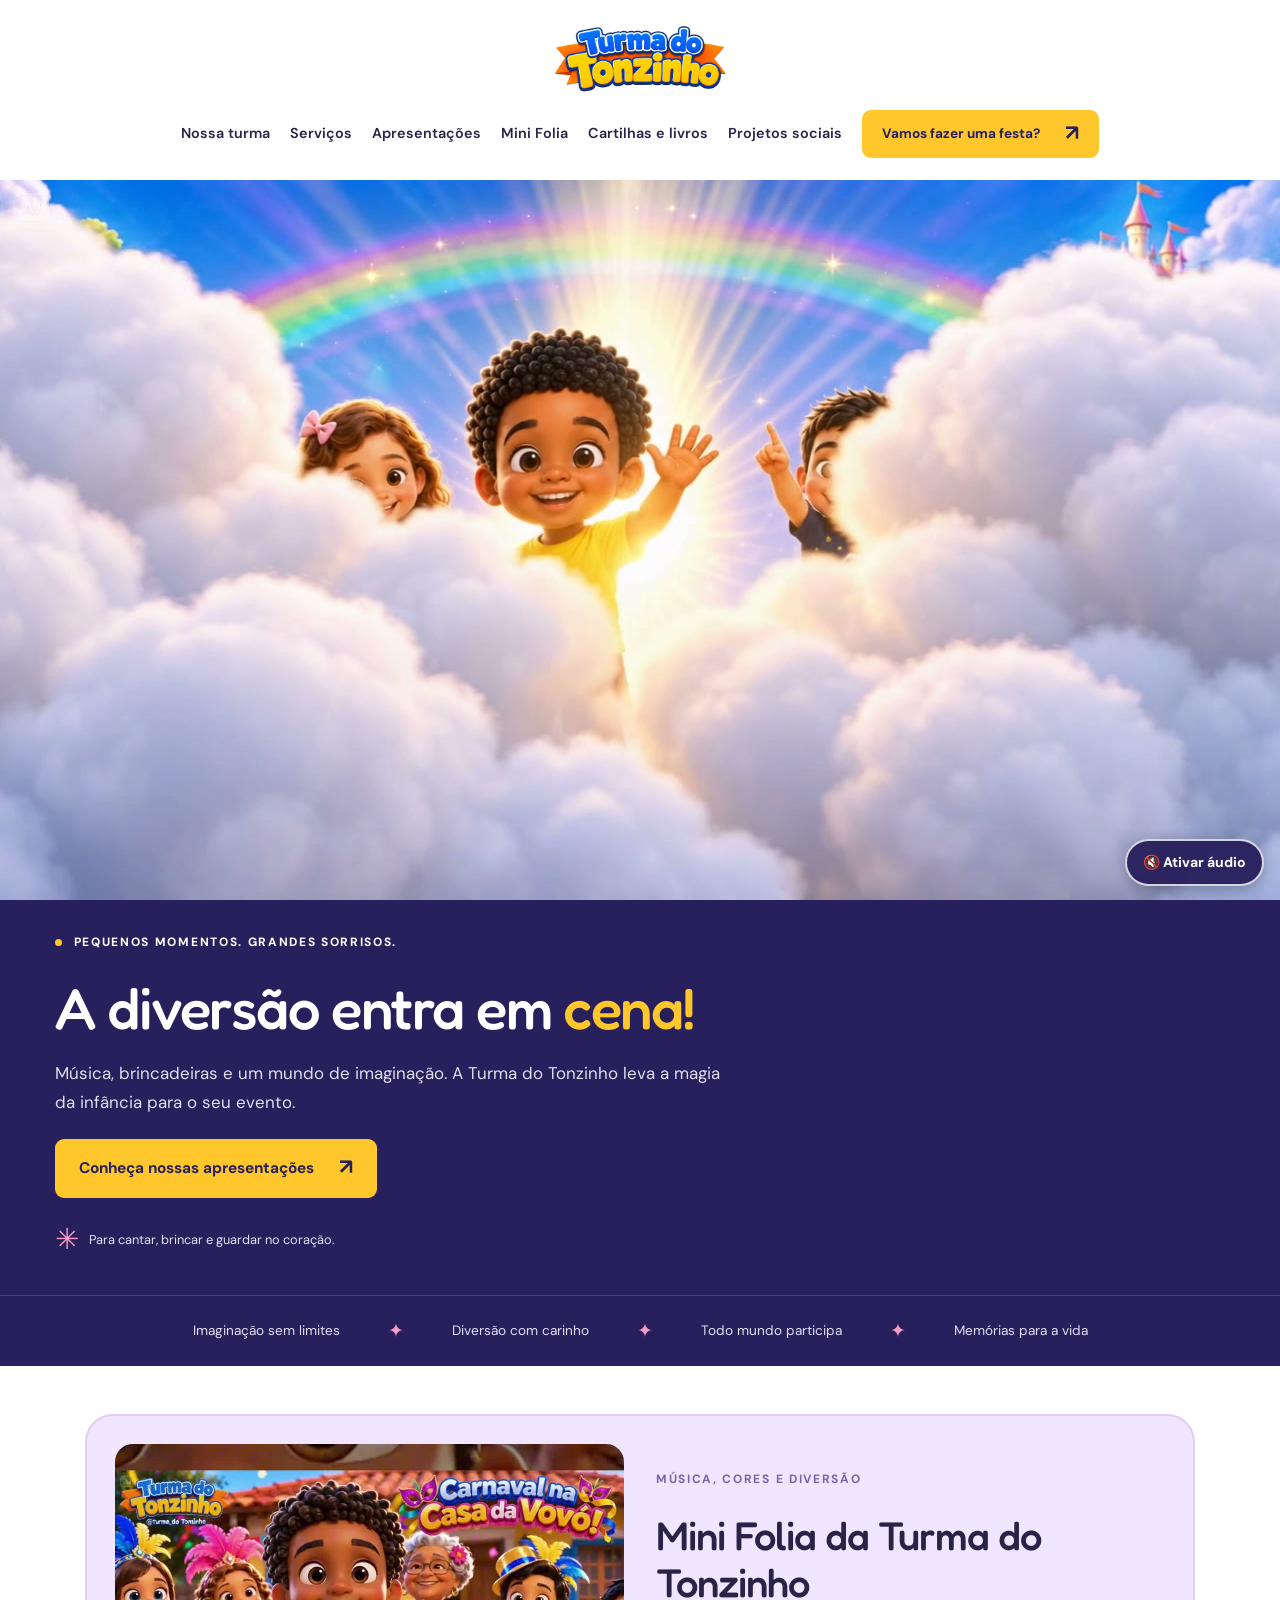
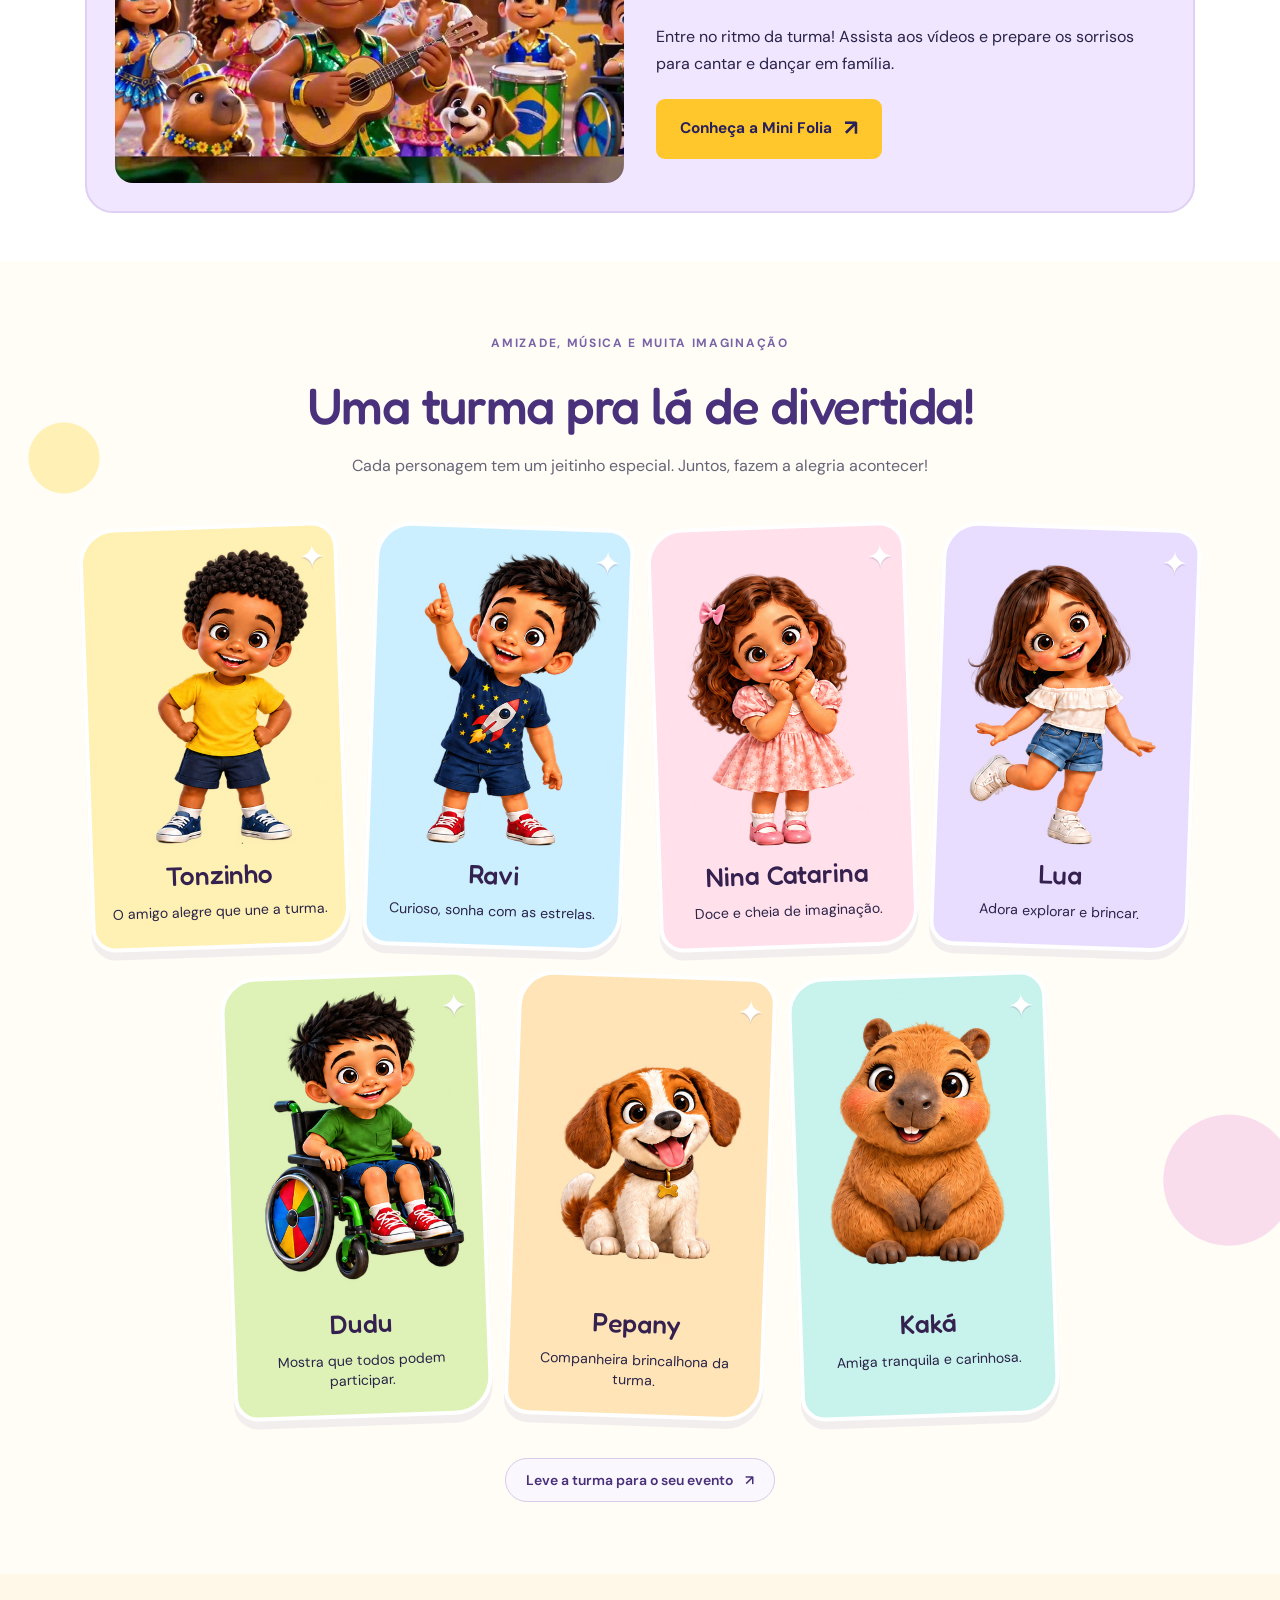
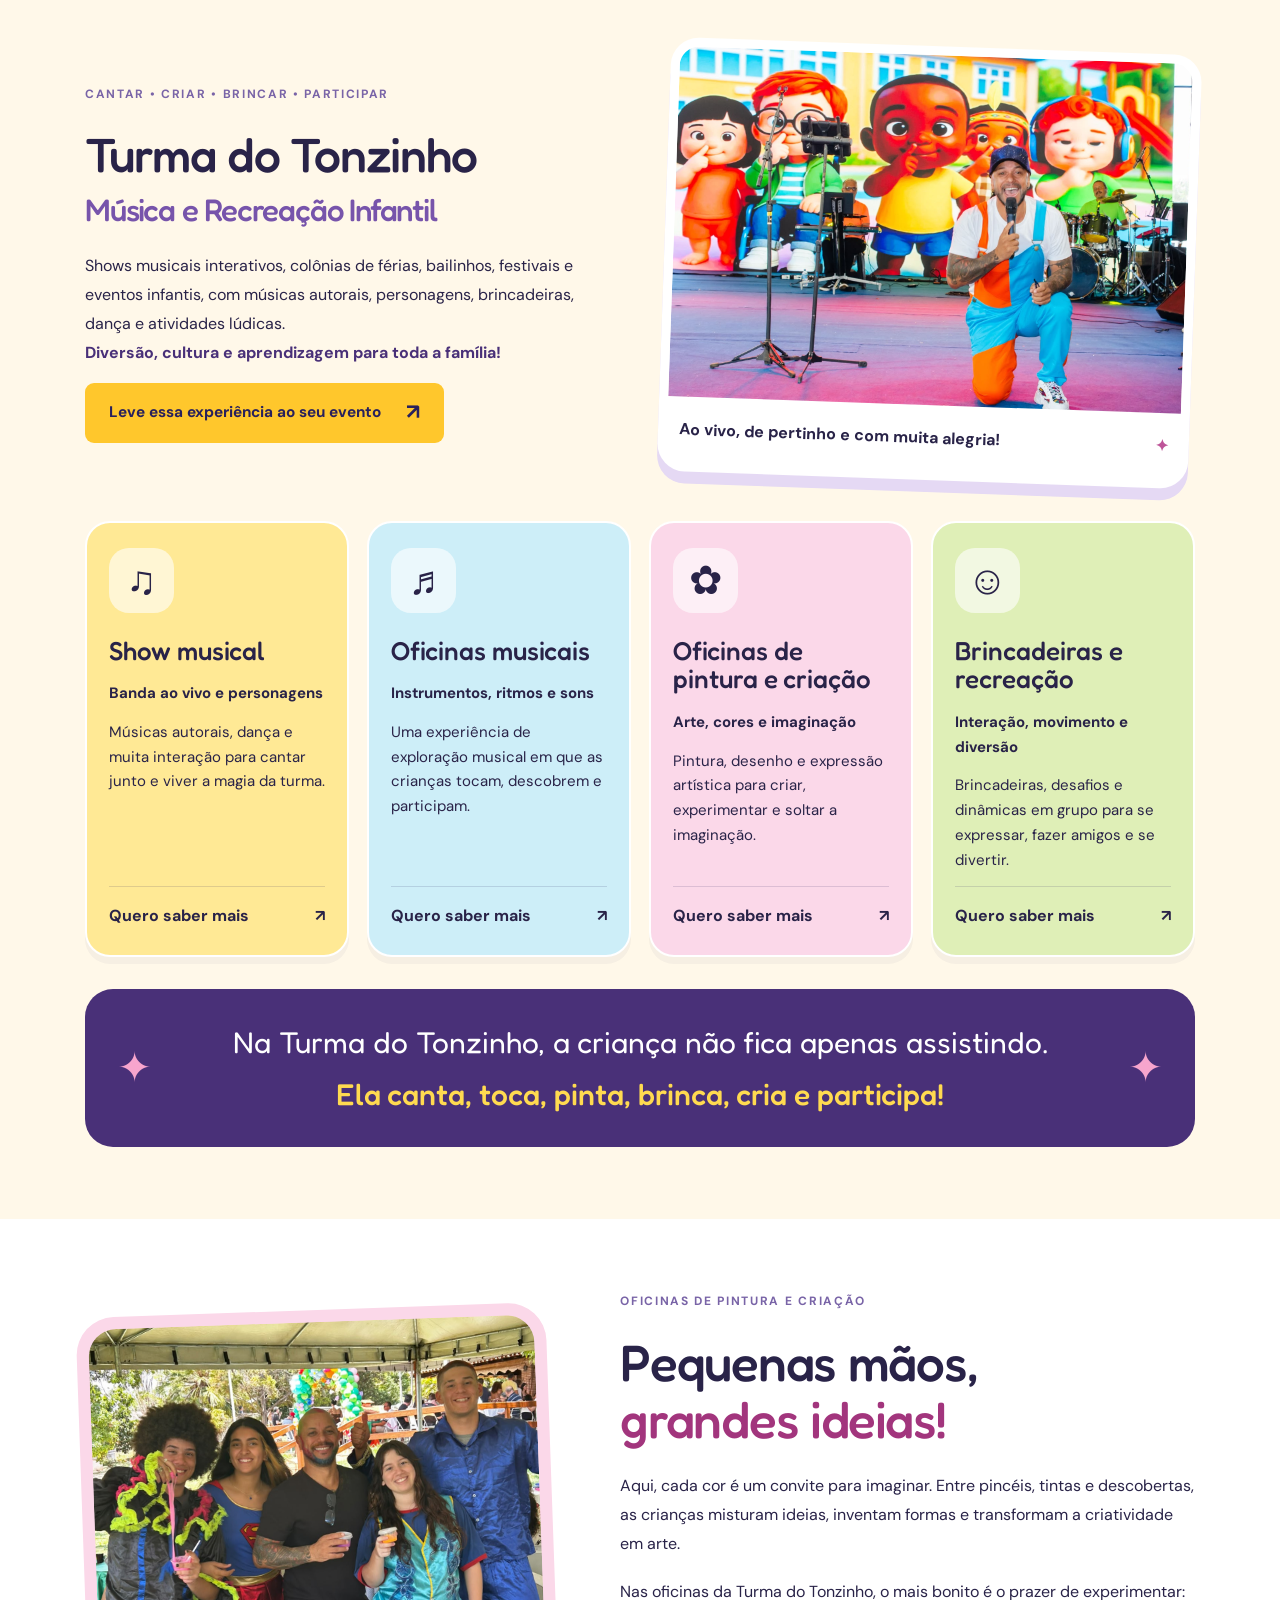
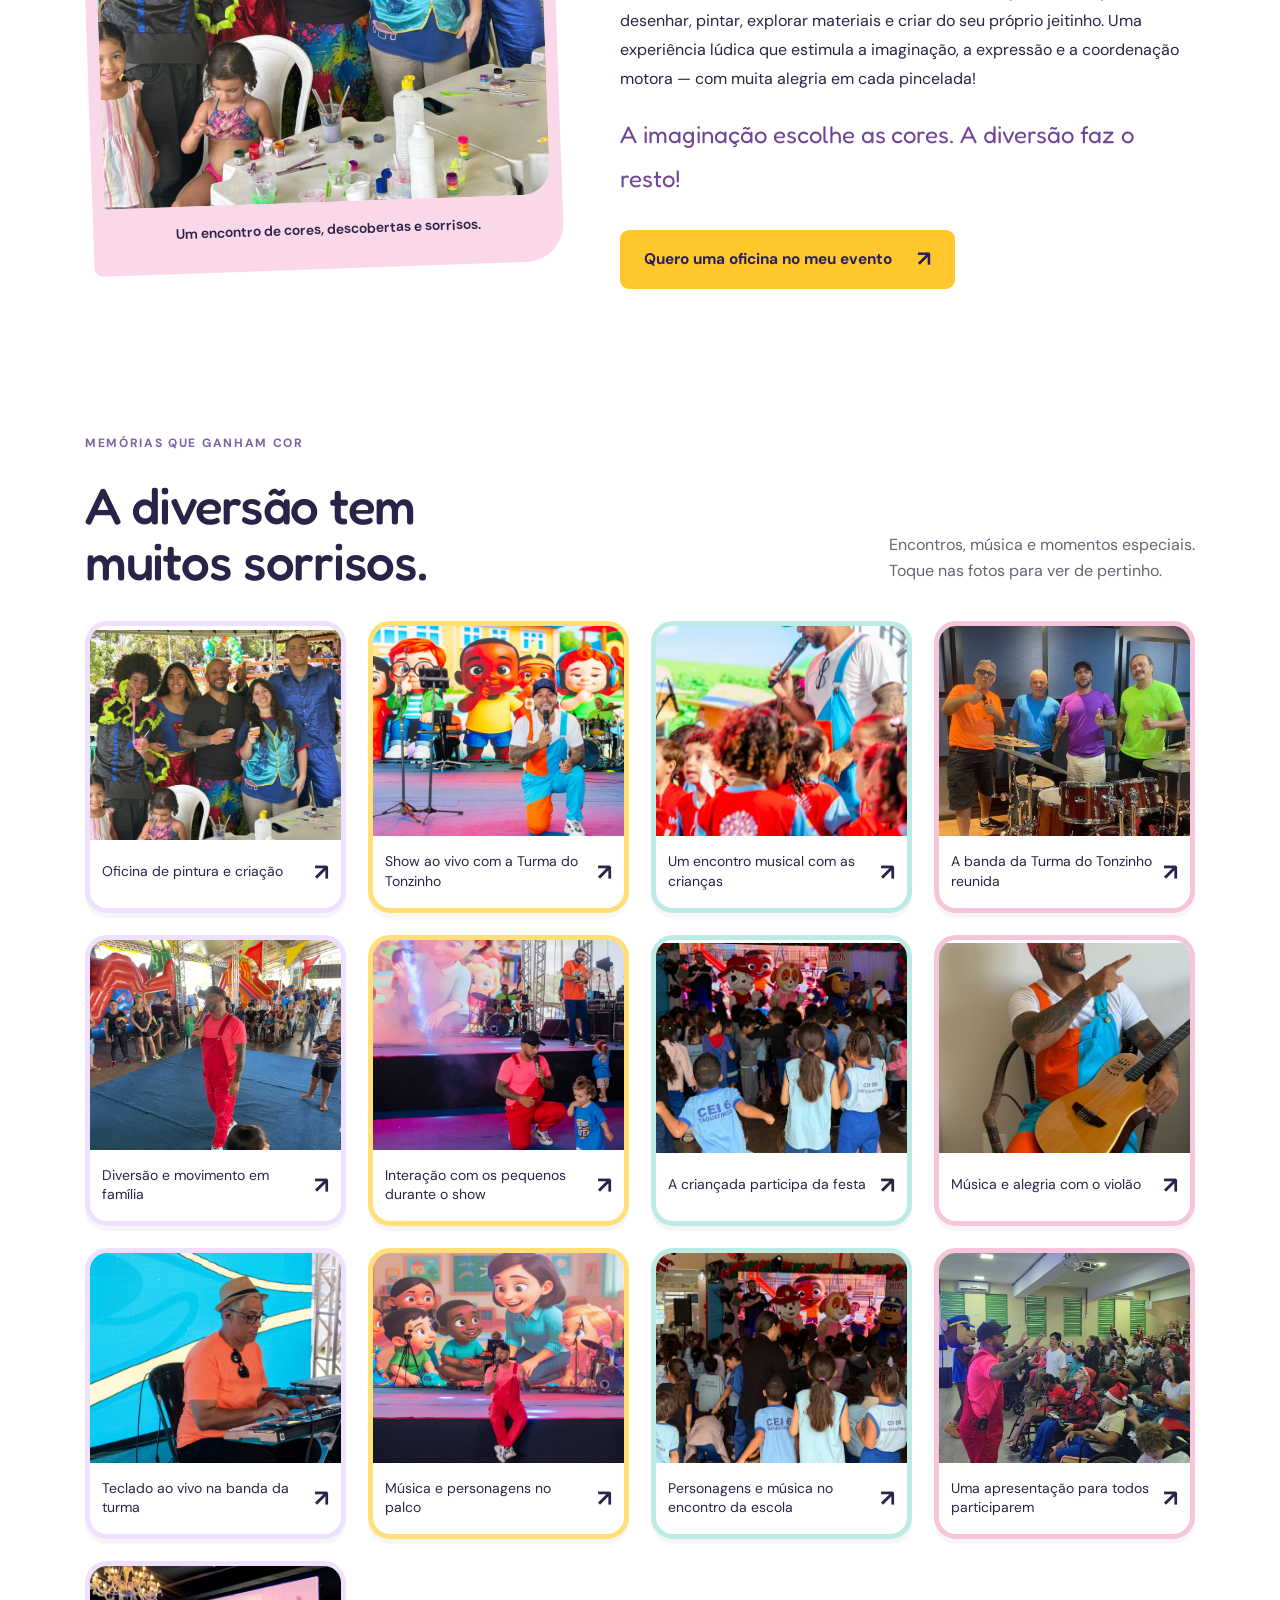
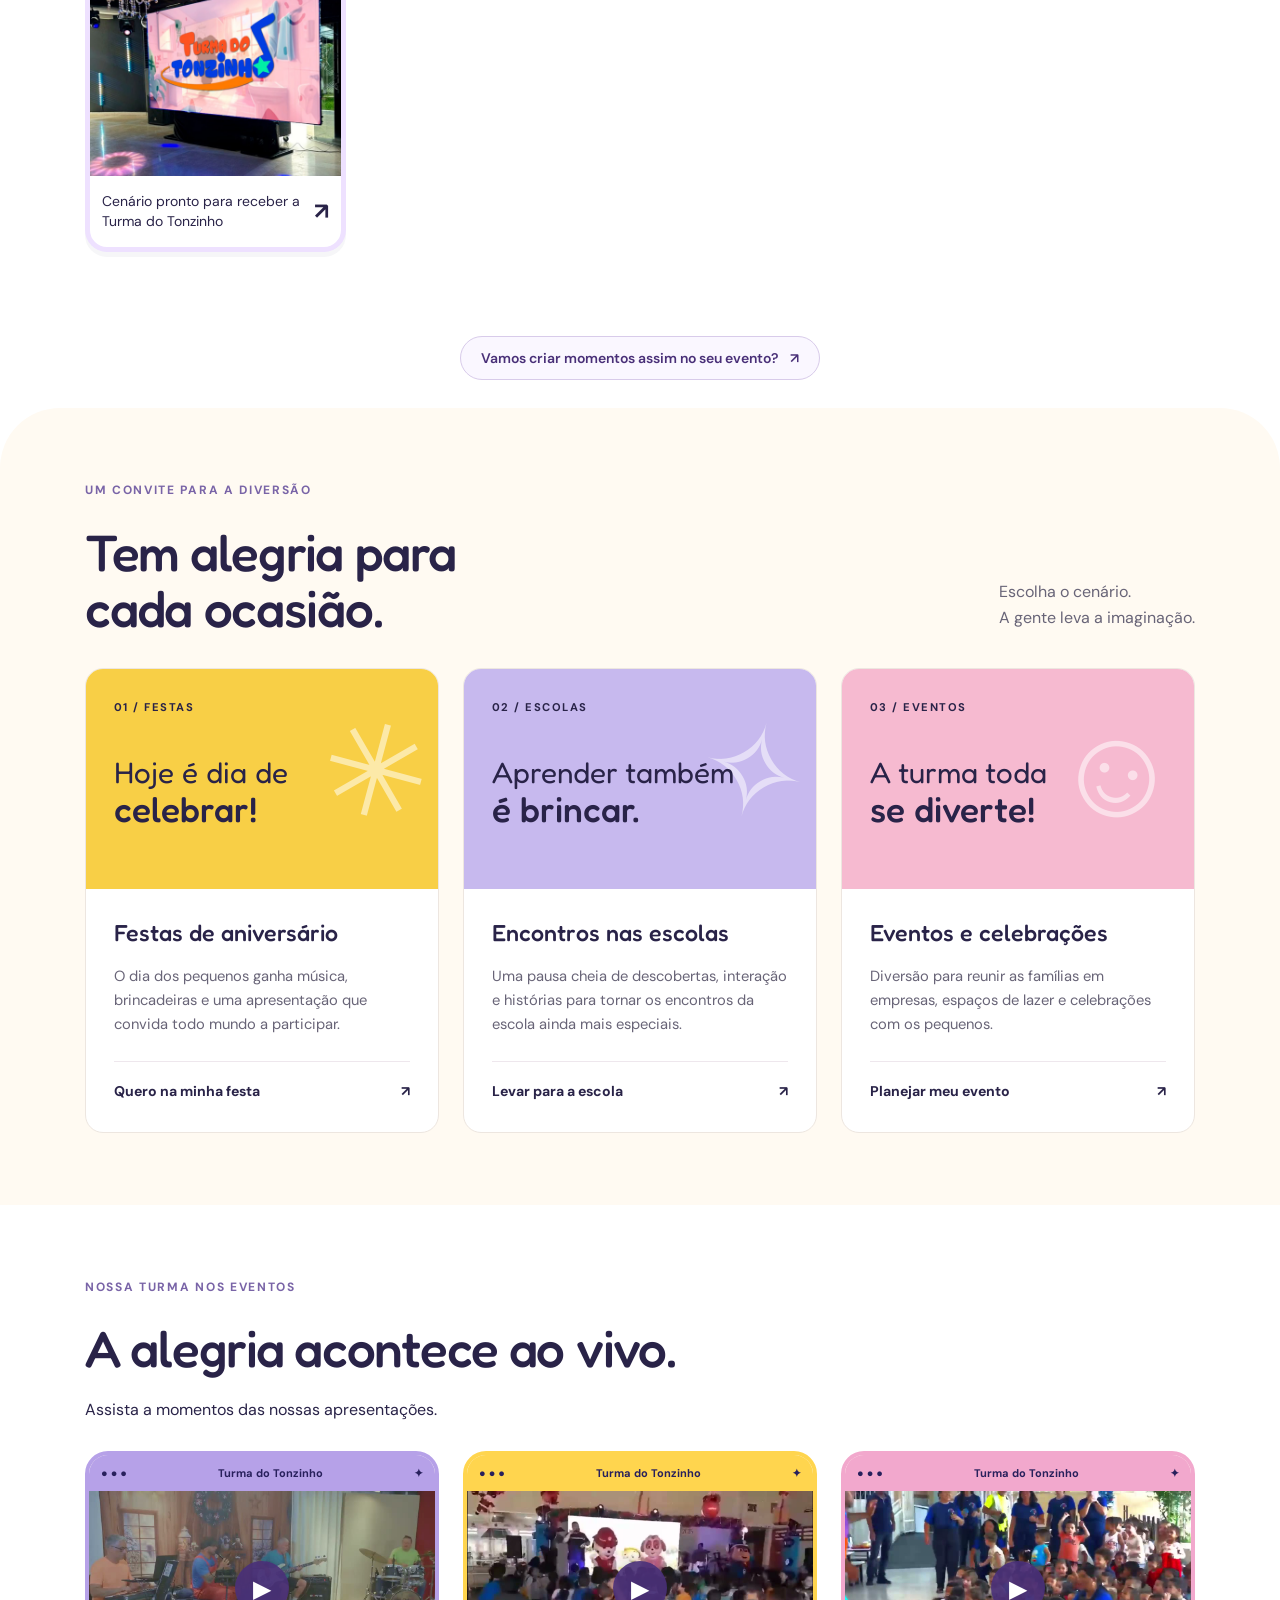
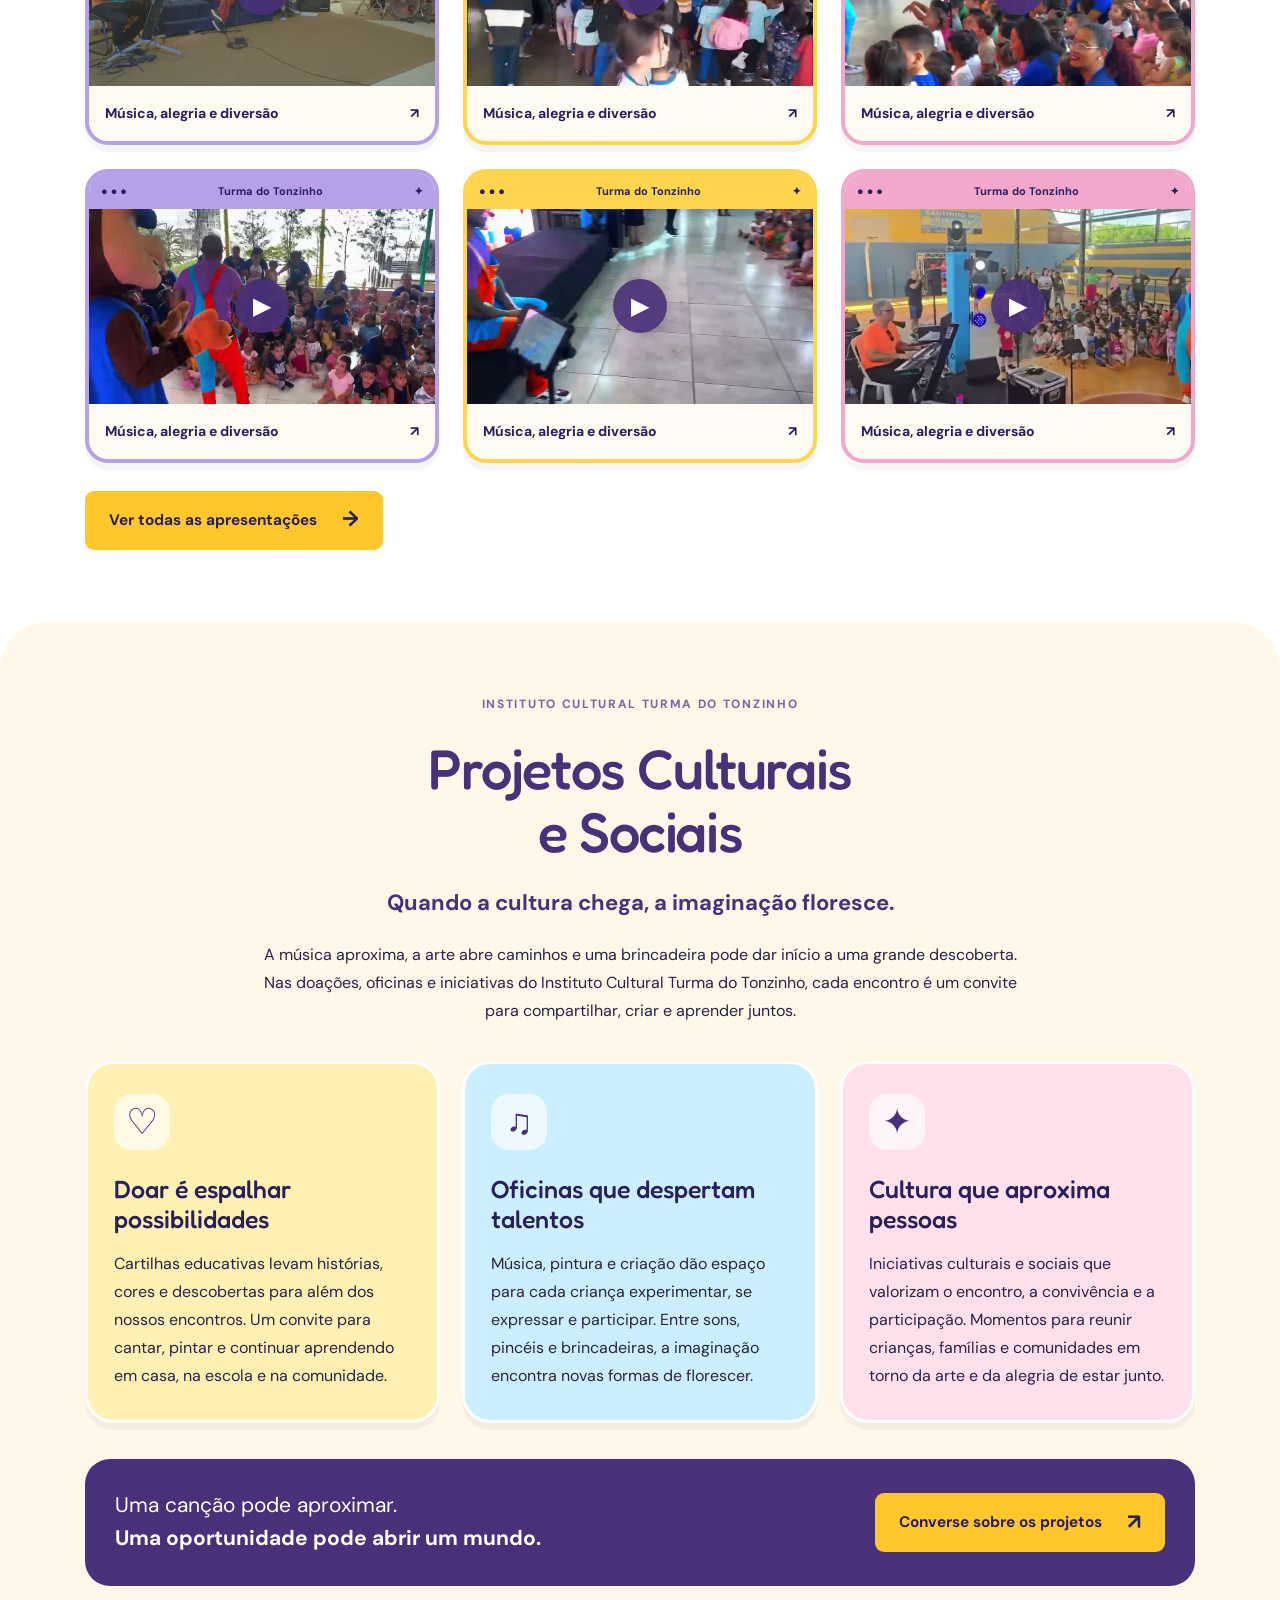
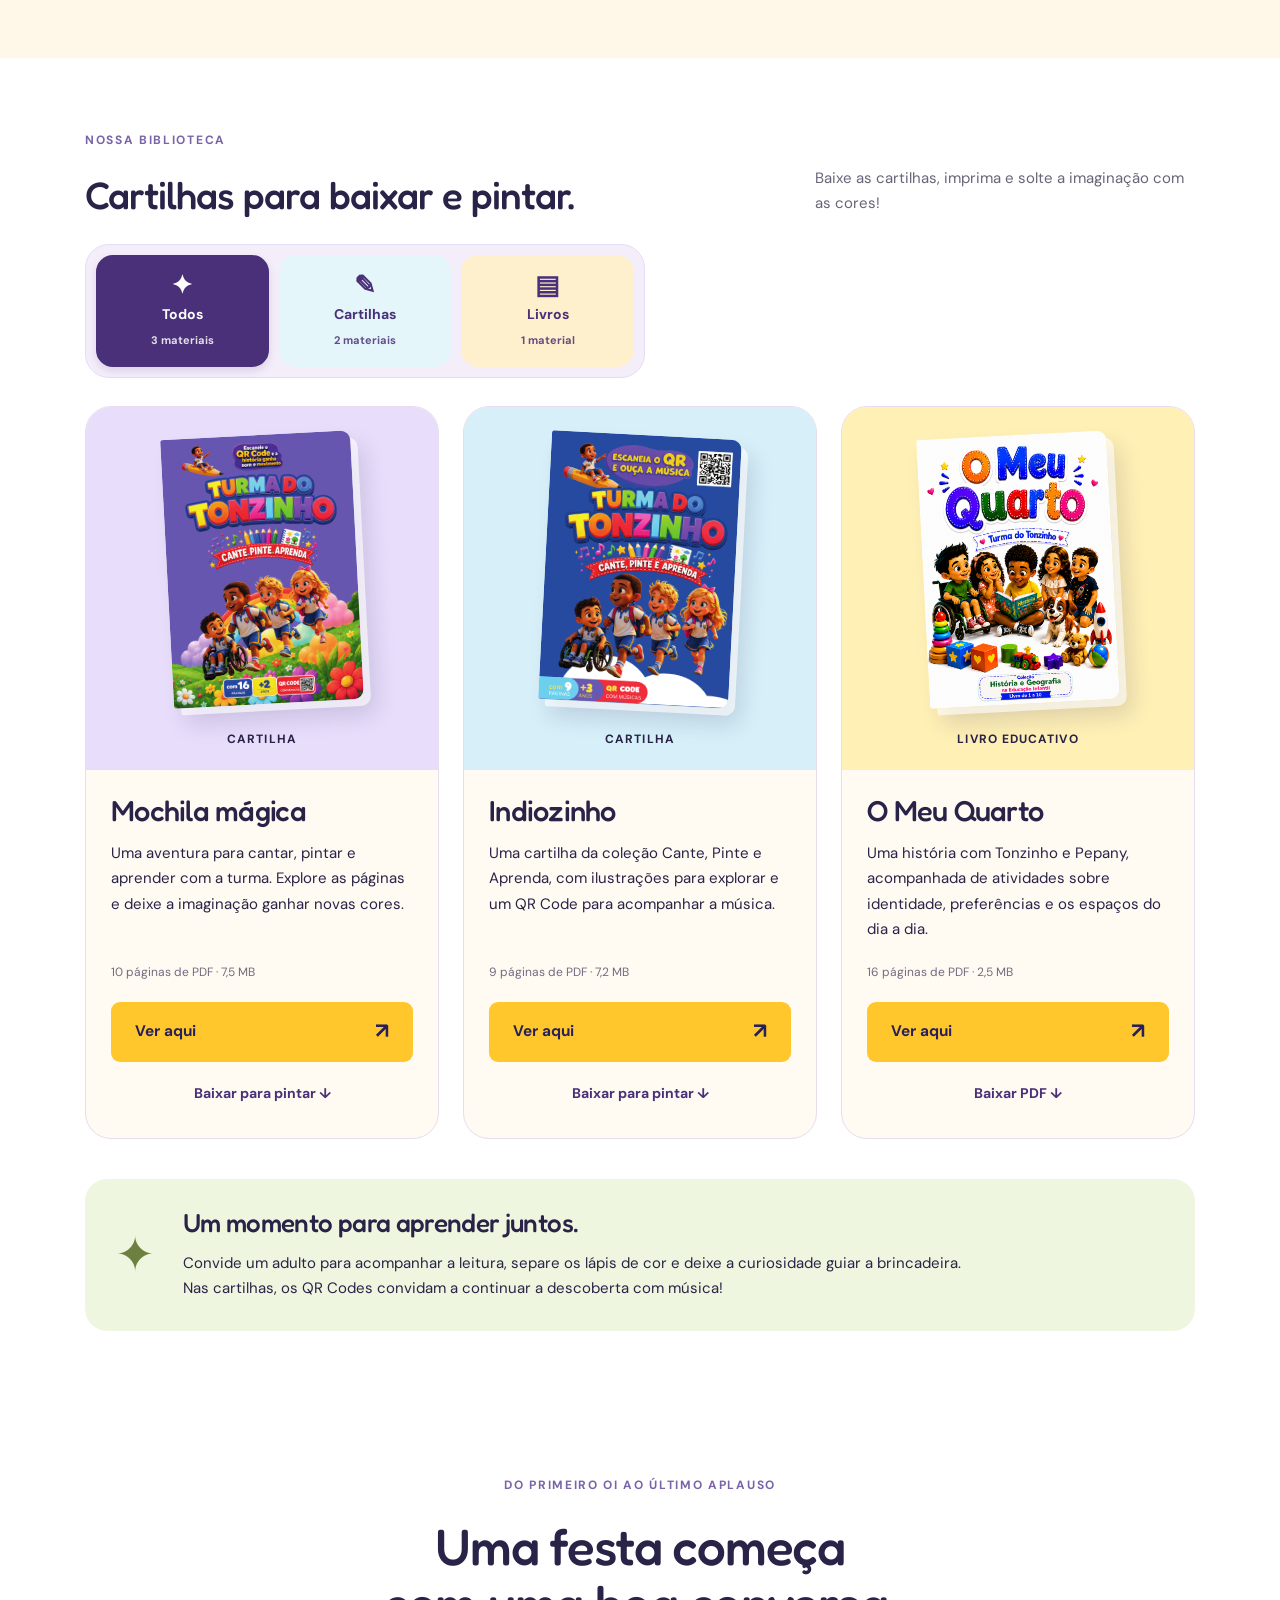
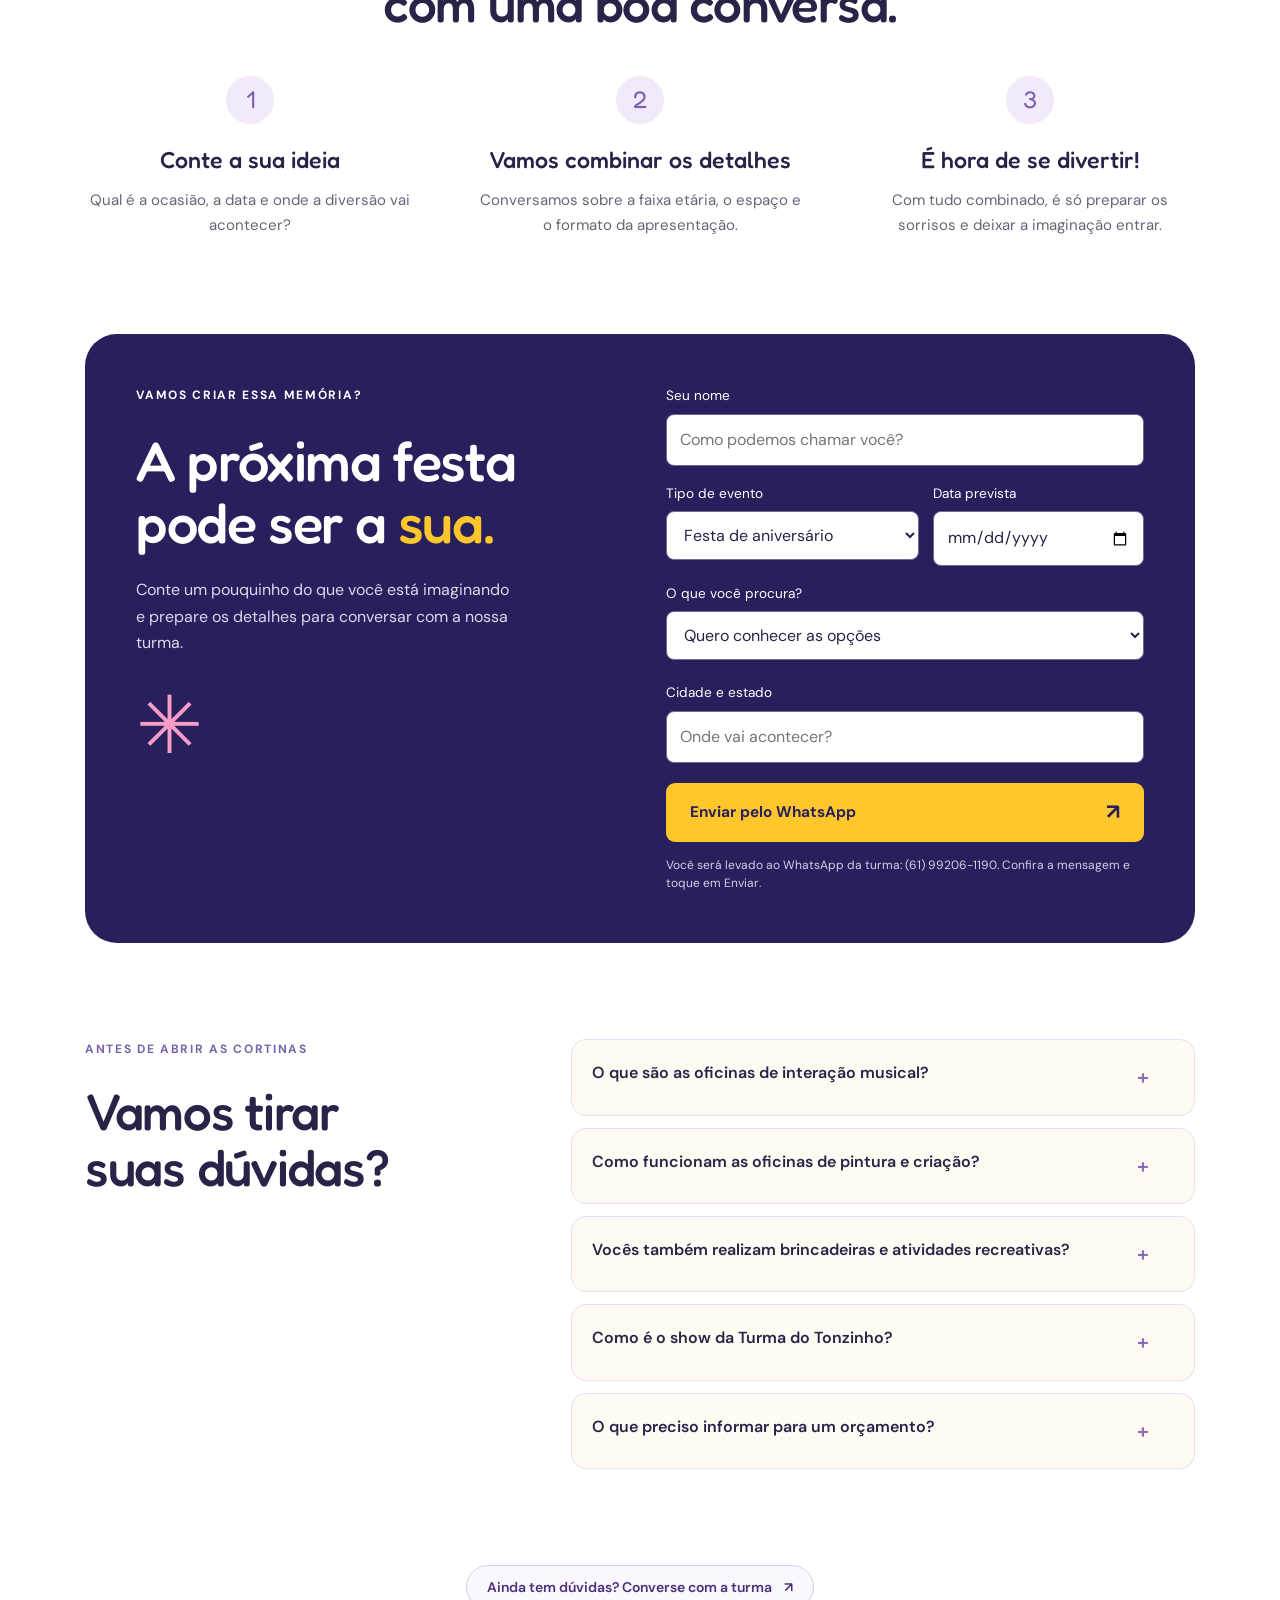
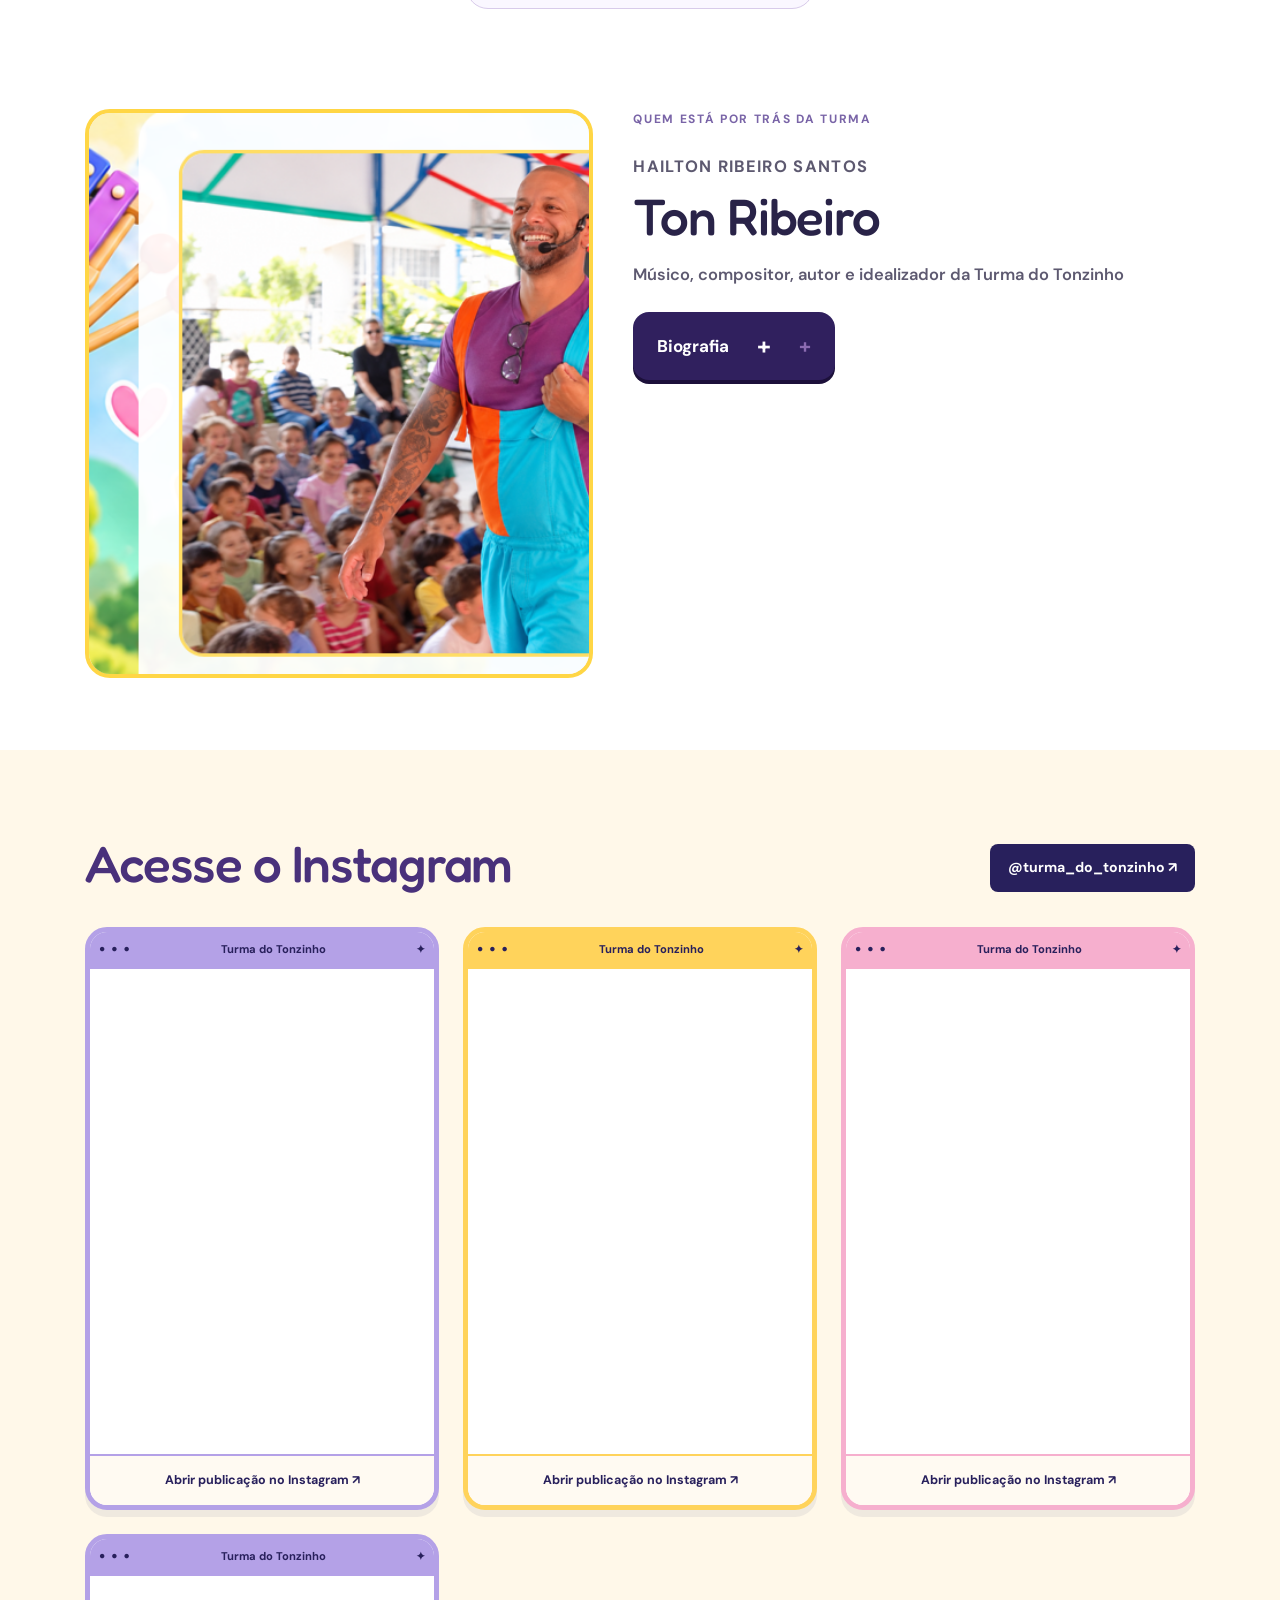
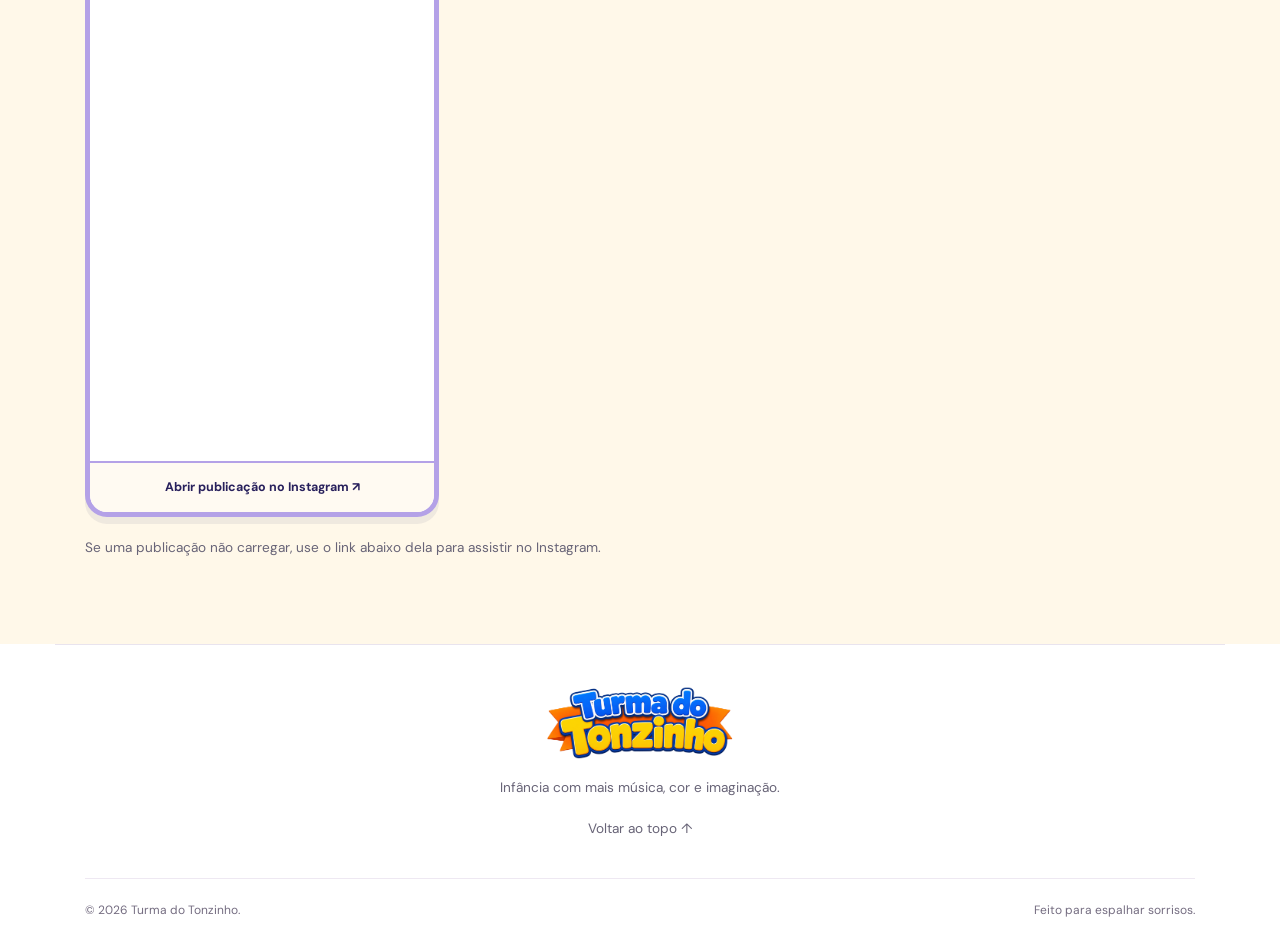
<file: index.html>
<!doctype html>
<html lang="pt-BR">
<head><meta charset="UTF-8"><meta name="viewport" content="width=device-width, initial-scale=1"><meta name="theme-color" content="#28205c"><meta name="description" content="Shows musicais interativos, oficinas, brincadeiras e recreação infantil. Diversão, cultura e aprendizagem para toda a família!"><title>Turma do Tonzinho – Música e Recreação Infantil</title><link rel="stylesheet" href="styles.css"><link rel="stylesheet" href="video.css?v=kaka-2"><link rel="stylesheet" href="proof.css"><link rel="stylesheet" href="apresentacoes.css?v=janelas-1"><link rel="stylesheet" href="personagens.css"><link rel="stylesheet" href="experiencias.css?v=20261106"><link rel="stylesheet" href="biblioteca.css"><style>.header{display:flex;flex-direction:column;justify-content:center;align-items:center;gap:18px;padding-top:22px;padding-bottom:22px}.header .logo{margin:0 auto}.header nav{justify-content:center;flex-wrap:wrap}.header .menu-toggle{position:absolute;right:20px;top:36px}@media(max-width:760px){.header nav.open{position:static;width:100%;text-align:center}.header nav.open a{align-self:center}}.library-heading>p{max-width:380px;flex-shrink:1}.book-actions{flex-wrap:wrap}</style><style>.social-projects{background:#fff7e8;position:relative;border-radius:48px 48px 0 0;scroll-margin-top:24px}.social-projects .section{padding-top:72px;padding-bottom:72px}.social-intro{max-width:760px;margin:0 auto 36px;text-align:center}.social-intro h2{color:#493078;font-size:clamp(34px,4.5vw,56px);line-height:1.12;margin:14px 0 22px}.social-intro .social-lead{font-size:22px;font-weight:700;color:#493078;margin-bottom:18px}.social-intro p{line-height:1.75}.social-grid{display:grid;grid-template-columns:repeat(3,minmax(0,1fr));gap:22px}.social-card{padding:30px 26px;border:3px solid white;border-radius:28px;box-shadow:0 7px 0 #28205c0b}.social-yellow{background:#fff0b4}.social-blue{background:#ccefff}.social-pink{background:#ffe0eb}.social-symbol{display:flex;width:56px;height:56px;align-items:center;justify-content:center;border-radius:18px;background:#ffffffaa;color:#493078;font-size:36px;margin-bottom:24px}.social-card h3{font-size:25px;line-height:1.2;margin-bottom:16px;color:#28205c}.social-card p{font-size:16px;line-height:1.75}.social-invite{margin-top:36px;padding:30px;border-radius:25px;background:#493078;color:white;display:flex;align-items:center;justify-content:space-between;gap:28px}.social-invite p{font-size:21px;line-height:1.6;margin:0}.social-invite .button{flex-shrink:0}@media(max-width:800px){.social-grid{grid-template-columns:1fr}.social-invite{flex-direction:column;align-items:flex-start}.social-invite .button{white-space:normal;max-width:100%}.social-projects .section{padding-top:48px;padding-bottom:48px}} </style><style>.show-grid{display:grid;grid-template-columns:repeat(3,minmax(0,1fr));gap:24px;margin:32px 0}.show-window{--frame:#b6a1e8;padding:0;border:4px solid var(--frame);border-radius:23px;overflow:hidden;background:#fffaf2;color:#28205c;text-align:left;font:inherit;cursor:pointer;box-shadow:0 7px 0 #28205c0b;transition:transform .2s;min-width:0}.show-window:nth-child(3n+2){--frame:#ffd54e}.show-window:nth-child(3n){--frame:#f2a8cd}.show-window:hover{transform:translateY(-4px)}.show-window:focus-visible{outline:3px solid #493078;outline-offset:4px}.show-window-bar{display:flex;justify-content:space-between;align-items:center;gap:8px;padding:9px 12px;background:var(--frame);font-size:11px;font-weight:700}.show-thumb{display:block;position:relative;aspect-ratio:16/9;background:#19132b}.show-thumb img{display:block;width:100%;height:100%;object-fit:cover}.show-play{position:absolute;inset:0;margin:auto;display:flex;align-items:center;justify-content:center;width:54px;height:54px;border-radius:50%;background:#493078e8;color:#fff;font-size:24px;box-shadow:0 3px 16px #0004}.show-caption{display:flex;justify-content:space-between;gap:12px;font-size:14px;font-weight:700;padding:16px}.show-dialog{margin:auto;width:min(960px,94vw);max-height:94dvh;padding:16px;border:0;border-radius:24px;background:#fffaf2;color:#28205c;overflow:auto}.show-dialog::backdrop{background:#171027df}.show-dialog-head{display:flex;justify-content:space-between;align-items:center;gap:16px;margin-bottom:14px}.show-dialog-head h2{font-size:clamp(18px,3vw,26px);margin:0}.show-close{border:0;background:#493078;color:white;width:44px;height:44px;border-radius:50%;font-size:24px;cursor:pointer;flex-shrink:0}.show-dialog video{display:block;width:100%;max-height:74dvh;background:#19132b;border-radius:14px}.show-video-open{overflow:hidden}@media(max-width:850px){.show-grid{grid-template-columns:repeat(2,minmax(0,1fr))}}@media(max-width:520px){.show-grid{grid-template-columns:1fr;gap:20px}.show-dialog{padding:12px}}@media(prefers-reduced-motion:reduce){.show-window{transition:none}}</style><script>(()=>{if('scrollRestoration' in history)history.scrollRestoration='manual';if(location.hash)history.replaceState(null,'',location.pathname+location.search);addEventListener('pageshow',()=>window.scrollTo({top:0,left:0,behavior:'instant'}),{once:true});})();</script><style id="spacing-refinement">.section{padding-block:72px;padding-inline:clamp(20px,4vw,30px)}.section>*{min-width:0}.section-heading{gap:24px;margin-bottom:32px}.section-heading>p{max-width:440px}.contact.section{width:calc(100% - 48px);max-width:1110px;margin:24px auto;padding:clamp(28px,4vw,52px);gap:clamp(28px,4vw,56px)}.contact h2{font-size:clamp(36px,4.5vw,56px);line-height:1.12;overflow-wrap:normal}.contact form{min-width:0}.contact input,.contact select,.contact textarea{max-width:100%;font-size:16px}.contact .button{gap:12px;white-space:normal}.service-grid{margin-top:40px}.participation-quote{margin-top:32px}.show-grid{margin-top:28px;margin-bottom:28px}.quiet-cta{max-width:1110px;margin:0 auto;padding:12px 24px 28px;text-align:center}.quiet-cta a{display:inline-flex;align-items:center;justify-content:center;gap:12px;min-height:44px;padding:10px 20px;border:1px solid #d8cbea;border-radius:999px;color:#493078;background:#faf7ff;font-size:14px;font-weight:600;line-height:1.5}.quiet-cta a:hover{background:#eee5fa;border-color:#ab8ecd}.quiet-cta a:focus-visible{outline:3px solid #a64191;outline-offset:4px}.character-section .quiet-cta{padding-bottom:0;margin-top:28px}.faq{gap:40px}.founder{gap:40px}footer>p{max-width:none}@media(max-width:700px){.section{padding-block:48px;padding-inline:20px}h2{font-size:clamp(30px,8.5vw,40px);line-height:1.14}.hero-inner{padding:42px 20px 44px}.hero h1{font-size:clamp(44px,12vw,62px)}.hero-description{margin-block:22px}.section-heading{margin-bottom:26px}.contact.section{width:calc(100% - 32px);margin:16px auto;padding:32px 20px;gap:28px}.contact h2{font-size:clamp(34px,10vw,42px)}.contact h2 br{display:none}.contact>div>p:not(.eyebrow){margin-top:18px}.form-row{gap:0}.service-grid,.moment-grid,.show-grid{gap:18px}.service-grid{margin-top:28px}.steps-grid{gap:28px}.faq{gap:26px}.social-projects .section{padding-block:48px}.library-collection{padding-top:48px}.quiet-cta{padding:8px 20px 24px}.quiet-cta a{max-width:100%;font-size:14px}.painting{gap:28px}.founder{gap:28px}.footer-bottom{gap:10px}.button{max-width:100%;white-space:normal}.book-info{padding:22px}.show-caption{padding:14px}}@media(max-width:380px){.moment-grid{grid-template-columns:1fr}.moment img{height:210px}.contact.section{padding-inline:18px}.header .logo-image img{max-width:140px}}</style><style id="library-menu-refinement">
.library-filters{display:grid;grid-template-columns:repeat(3,minmax(0,1fr));gap:10px;max-width:560px;padding:10px;background:#f4eefb;border:1px solid #e7dcf6;border-radius:24px;margin:28px 0}
.library-filters button{display:flex;flex-direction:column;align-items:center;justify-content:center;gap:5px;min-width:0;min-height:112px;padding:12px 8px;border:2px solid transparent;border-radius:17px;background:#fffaf1;color:#493078;transition:background .18s,box-shadow .18s,transform .18s}
.library-filters button:nth-child(2){background:#e5f6fa}.library-filters button:nth-child(3){background:#fff0cd}
.library-filters button i{font-style:normal;font-size:26px;line-height:1}.library-filters button b{font-size:14px}.library-filters button span{margin:0;font-size:11px;opacity:.85}.library-filters button span:after{content:' materiais'}
.library-filters button:last-child span:after{content:' material'}
.library-filters button[aria-pressed=true]{background:#493078;color:#fff;border-color:#493078;box-shadow:0 4px 9px #49307825}
.library-filters button:hover{transform:translateY(-2px)}.library-filters button:focus-visible{outline:3px solid #e7af17;outline-offset:3px}
@media(max-width:420px){.library-filters{gap:6px;padding:7px;border-radius:20px}.library-filters button{padding:10px 3px;min-height:103px}.library-filters button b{font-size:13px}.library-filters button span{font-size:10px}}
</style><meta property="og:type" content="website"><meta property="og:locale" content="pt_BR"><meta property="og:title" content="Turma do Tonzinho – Música e Recreação Infantil"><meta property="og:description" content="Shows, oficinas e brincadeiras para cantar, criar e se divertir em família."><meta property="og:url" content="https://josuedudu861.github.io/turmadotonzinhoshow/"><meta property="og:image" content="https://josuedudu861.github.io/turmadotonzinhoshow/logo-turma-do-tonzinho.png"><meta property="og:image:alt" content="Logo da Turma do Tonzinho"><meta name="twitter:card" content="summary_large_image"><meta name="twitter:title" content="Turma do Tonzinho – Música e Recreação Infantil"><meta name="twitter:description" content="Shows, oficinas e brincadeiras para cantar, criar e se divertir em família."><meta name="twitter:image" content="https://josuedudu861.github.io/turmadotonzinhoshow/logo-turma-do-tonzinho.png"><style>.mini-folia-invite{display:grid;grid-template-columns:1fr 1fr;gap:32px;align-items:center;max-width:1110px;margin:48px auto;padding:28px;background:#f0e6ff;border:2px solid #dfcff4;border-radius:28px}.mini-folia-invite img{display:block;width:100%;height:auto;border-radius:18px}.mini-folia-invite h2{font-size:clamp(28px,3.5vw,40px);line-height:1.16;margin:12px 0 18px}.mini-folia-invite p:not(.eyebrow){line-height:1.7;margin-bottom:22px}.mini-folia-invite .button{gap:12px}@media(max-width:1158px){.mini-folia-invite{margin:32px 24px}}@media(max-width:700px){.mini-folia-invite{grid-template-columns:1fr;margin:24px 16px;padding:20px;gap:24px}.mini-folia-invite .button{font-size:14px}}</style><style>.founder{align-items:start}.founder-photo{position:sticky;top:32px}.founder-copy .founder-fullname{text-transform:uppercase;letter-spacing:.08em;font-size:13px;font-weight:700;color:#74618f;margin:16px 0 8px}.founder-copy .founder-role{font-weight:600;line-height:1.6;margin:18px 0 24px}.founder-copy a.founder-instagram{display:inline-flex;align-items:center;gap:14px;padding:14px 20px;border:1px solid #dac4ed;border-radius:18px;background:linear-gradient(120deg,#f0e5ff,#ffe8f0);color:#493078;text-decoration:none;box-shadow:0 4px 0 #49307812;margin:0 0 12px;font-size:15px;line-height:1.35;font-weight:700;max-width:100%}.founder-instagram>span:first-child{font-size:32px}.founder-instagram small{display:block;font-size:12px;font-weight:500;margin-top:4px}.founder-copy a.founder-instagram:hover{background:#ead9fb;transform:translateY(-2px)}.founder-instagram:focus-visible{outline:3px solid #d29a00;outline-offset:4px}.founder-copy h3{font-size:25px;line-height:1.3;margin:32px 0 18px}.founder-education{background:#f6f0fd;border:1px solid #e8dcf6;border-radius:20px;padding:24px;margin:28px 0}.founder-education h3{margin:0 0 16px}.founder-education ul{padding-left:20px;margin:0;color:#615775;line-height:1.75}.founder-education li+li{margin-top:12px}.founder-copy blockquote{margin:28px 0 0;border-left:4px solid #ffcd32;background:#fff8df;padding:22px;border-radius:0 18px 18px 0;font-size:19px;line-height:1.6;color:#493078}@media(max-width:700px){.founder-photo{position:static}.founder-education{padding:20px}.founder-copy a.founder-instagram{padding:14px;gap:10px}.founder-copy blockquote{font-size:18px}}</style><style>.founder-biography>summary{display:flex;justify-content:space-between;align-items:center;gap:28px;width:fit-content;min-width:180px;min-height:52px;list-style:none;padding:14px 24px;background:#30205e;color:white;border-radius:16px;font-size:17px;font-weight:700;cursor:pointer;box-shadow:0 4px 0 #1c103a;margin:0 0 28px}.founder-biography>summary::-webkit-details-marker{display:none}.founder-biography>summary:hover{background:#493078}.founder-biography>summary:focus-visible{outline:3px solid #ffcd32;outline-offset:5px}.founder-biography>summary span{font-size:24px;transition:transform .2s}.founder-biography[open]>summary span{transform:rotate(45deg)}</style><style id="mobile-hero-scroll-refinement">
.hero-video{transform:translateY(var(--hero-video-y,0px)) scale(var(--hero-video-scale,1));transform-origin:center;will-change:transform}
@media(max-width:700px){
.header{padding:14px 20px;gap:12px}.header .menu-toggle{top:22px}
.hero{padding-top:0}.hero .wave{display:none}
.hero-video-wrap{position:relative;inset:auto;width:100%;aspect-ratio:16/9;background:#28205c}
.hero-video{display:block;object-fit:contain}.hero-overlay{display:none}
.hero .video-control{right:12px;bottom:12px;min-height:40px;padding:8px 12px;font-size:14px;z-index:4}.hero .video-control span{display:inline}
.hero .hero-inner{min-height:0;display:block;padding:24px 20px 22px}
.hero-copy{max-width:none;transform:translateY(var(--hero-copy-y,0px))}
.hero .eyebrow{font-size:11px;line-height:1.5;letter-spacing:.09em;margin-bottom:10px}
.hero h1{font-size:clamp(32px,9vw,42px);line-height:1.08;margin:0}.hero h1 br{display:none}
.hero-description{font-size:16px;line-height:1.6;margin:14px 0 18px;max-width:none}
.hero .button{min-height:46px;padding:12px 18px;font-size:14px}
.hero-note{margin-top:14px;font-size:12px;line-height:1.5;gap:8px}.hero-note span{font-size:22px}
.hero-bottom{padding:12px 20px;gap:10px 18px;display:flex;flex-wrap:wrap;justify-content:center;white-space:normal;font-size:12px;line-height:1.5}.hero-bottom>span:nth-child(even){display:none}
.section{padding-block:32px}.social-projects .section{padding-block:32px}.section-heading{margin-bottom:20px;gap:16px}.character-heading{margin-bottom:22px}.mini-folia-invite{margin:20px 16px;padding:18px;gap:18px}.mini-folia-invite h2{margin:8px 0 12px}.mini-folia-invite p:not(.eyebrow){margin-bottom:16px}
.service-grid{margin-top:22px}.participation-quote{margin-top:24px}.show-grid{margin-block:22px}.quiet-cta{padding-bottom:18px}.contact.section{padding-block:26px;margin-block:12px}.founder,.painting,.faq{gap:22px}.social-intro{margin-bottom:24px}.social-invite{margin-top:24px;padding:22px}.library-collection{padding-top:32px}footer{padding-top:28px;padding-bottom:24px}
}
@media(prefers-reduced-motion:reduce){.hero-video,.hero-copy{transform:none!important;will-change:auto}}
</style><style id="visible-audio-control">.hero .video-control{top:14px;right:16px;bottom:auto;z-index:5;background:#28205cf5;border:2px solid #ffffffcc;box-shadow:0 3px 14px #0004;min-height:44px;padding:10px 16px;font-size:14px}.hero .video-control span{display:inline}@media(max-width:700px){.hero .video-control{top:10px;right:10px;bottom:auto;padding:8px 12px;min-height:42px;font-size:13px}}</style><style id="hero-video-unobstructed-all-screens">
.hero{padding-top:0}.hero .wave{display:none}.hero-video-wrap{position:relative;inset:auto;width:100%;aspect-ratio:16/9;background:#28205c}.hero-video{display:block;object-fit:contain}.hero-overlay{display:none}.hero .hero-inner{min-height:0;display:block;padding:32px 40px}.hero-copy{max-width:850px}.hero h1{font-size:clamp(32px,5vw,58px);line-height:1.12}.hero h1 br{display:none}.hero-description{max-width:680px;margin:18px 0 22px}.hero-note{margin-top:18px}@media(max-width:700px){.hero .hero-inner{padding:24px 20px 22px}.hero h1{font-size:clamp(32px,9vw,42px)}.hero-description{margin:14px 0 18px}.hero-note{margin-top:14px}}
</style><style>.hero-scroll-hint{position:absolute;bottom:12px;left:50%;transform:translateX(-50%);background:#28205ce8;color:white;padding:7px 14px;border-radius:99px;font-size:13px;white-space:nowrap;pointer-events:none}.hero-video{transform:none!important}</style><style id="audio-bottom-position">.hero .video-control{top:auto;bottom:14px;right:16px}@media(max-width:700px){.hero .video-control{top:auto;bottom:10px;right:10px}}</style></head>
<body>
<a class="skip" href="#conteudo">Pular para o conteúdo</a>
<header class="header"><a class="logo logo-image" href="#inicio" aria-label="Turma do Tonzinho, início"><img src="logo-turma-do-tonzinho.png" alt="Turma do Tonzinho"></a><button class="menu-toggle" aria-label="Abrir menu" aria-expanded="false" aria-controls="nav">☰</button><nav id="nav" aria-label="Menu principal"><a href="#sobre">Nossa turma</a><a href="#experiencias">Serviços</a><a href="apresentacoes.html">Apresentações</a><a href="mini-folia.html">Mini Folia</a><a href="#cartilhas">Cartilhas e livros</a><a href="#projetos-sociais">Projetos sociais</a><a class="button small" href="#contato">Vamos fazer uma festa? <span>↗</span></a></nav></header>
<main id="conteudo">
<section class="hero" id="inicio"><div class="hero-video-wrap"><video class="hero-video" poster="vinheta-nova-capa.jpg" autoplay muted loop playsinline preload="auto" aria-label="Vinheta de abertura da Turma do Tonzinho"><source src="vinheta-abertura.mp4" type="video/mp4"></video><div class="hero-overlay"></div><button class="video-control" type="button" aria-label="Ativar som da vinheta" aria-pressed="false">🔇 <span>Ativar som</span></button></div><div class="wave"></div><div class="hero-inner"><div class="hero-copy"><p class="eyebrow"><span></span> PEQUENOS MOMENTOS. GRANDES SORRISOS.</p><h1>A diversão <br>entra em <em>cena!</em></h1><p class="hero-description">Música, brincadeiras e um mundo de imaginação. A Turma do Tonzinho leva a magia da infância para o seu evento.</p><a class="button" href="apresentacoes.html">Conheça nossas apresentações <span>↗</span></a><div class="hero-note"><span>✳</span> Para cantar, brincar e guardar no coração.</div></div><div class="hero-visual"><img src="turma-personagens-kaka-acento.png" alt="Personagens da Turma do Tonzinho" fetchpriority="high"><span class="spark spark-one">✦</span><span class="spark spark-two">✧</span><div class="photo-label">A turma toda chegou! <span>☺</span></div></div></div><div class="hero-bottom"><span>Imaginação sem limites</span><span>✦</span><span>Diversão com carinho</span><span>✦</span><span>Todo mundo participa</span><span>✦</span><span>Memórias para a vida</span></div></section>
<section class="mini-folia-invite" aria-labelledby="mini-folia-invite-title"><a href="mini-folia.html" aria-label="Abrir Mini Folia da Turma do Tonzinho"><img src="mini-folia-casa-da-vovo.jpg" alt="Carnaval na Casa da Vovó com a Turma do Tonzinho" width="960" height="540" loading="lazy"></a><div><p class="eyebrow purple">MÚSICA, CORES E DIVERSÃO</p><h2 id="mini-folia-invite-title">Mini Folia da Turma do Tonzinho</h2><p>Entre no ritmo da turma! Assista aos vídeos e prepare os sorrisos para cantar e dançar em família.</p><a class="button" href="mini-folia.html">Conheça a Mini Folia <span aria-hidden="true">↗</span></a></div></section><section class="character-section" id="sobre"><div class="section"><div class="character-heading"><p class="eyebrow purple">AMIZADE, MÚSICA E MUITA IMAGINAÇÃO</p><h2>Uma turma pra lá de divertida!</h2><p>Cada personagem tem um jeitinho especial. Juntos, fazem a alegria acontecer!</p></div><div class="character-grid"><article class="character-card" style="--card-color:#fff0b4"><span class="character-star" aria-hidden="true">✦</span><div class="character-sprite" role="img" aria-label="Tonzinho" style="background-position:0.0% 0%"></div><h3>Tonzinho</h3><p>O amigo alegre que une a turma.</p></article><article class="character-card" style="--card-color:#ccefff"><span class="character-star" aria-hidden="true">✦</span><div class="character-sprite" role="img" aria-label="Ravi" style="background-position:33.333333333333336% 0%"></div><h3>Ravi</h3><p>Curioso, sonha com as estrelas.</p></article><article class="character-card" style="--card-color:#ffe0eb"><span class="character-star" aria-hidden="true">✦</span><div class="character-sprite" role="img" aria-label="Nina Catarina" style="background-position:66.66666666666667% 0%"></div><h3>Nina Catarina</h3><p>Doce e cheia de imaginação.</p></article><article class="character-card" style="--card-color:#e9ddff"><span class="character-star" aria-hidden="true">✦</span><div class="character-sprite" role="img" aria-label="Lua" style="background-position:100.0% 0%"></div><h3>Lua</h3><p>Adora explorar e brincar.</p></article><article class="character-card" style="--card-color:#def2b7"><span class="character-star" aria-hidden="true">✦</span><div class="character-sprite" role="img" aria-label="Dudu" style="background-position:0.0% 100%"></div><h3>Dudu</h3><p>Mostra que todos podem participar.</p></article><article class="character-card" style="--card-color:#ffe4b8"><span class="character-star" aria-hidden="true">✦</span><div class="character-sprite" role="img" aria-label="Pepany" style="background-position:33.333333333333336% 100%"></div><h3>Pepany</h3><p>Companheira brincalhona da turma.</p></article><article class="character-card" style="--card-color:#c8f2ec"><span class="character-star" aria-hidden="true">✦</span><div class="character-sprite" role="img" aria-label="Kaká" style="background-position:66.66666666666667% 100%"></div><h3>Kaká</h3><p>Amiga tranquila e carinhosa.</p></article></div><div class="quiet-cta"><a href="#contato">Leve a turma para o seu evento <span aria-hidden="true">↗</span></a></div></div></section>
<section class="experiences" id="experiencias"><div class="section"><div class="experience-intro"><div><p class="eyebrow purple">CANTAR • CRIAR • BRINCAR • PARTICIPAR</p><h2>Turma do Tonzinho<span>Música e Recreação Infantil</span></h2><p>Shows musicais interativos, colônias de férias, bailinhos, festivais e eventos infantis, com músicas autorais, personagens, brincadeiras, dança e atividades lúdicas.</p><p class="experience-promise">Diversão, cultura e aprendizagem para toda a família!</p><a class="button" href="#contato">Leve essa experiência ao seu evento <span>↗</span></a></div><figure class="experience-cover"><img src="momento-04.jpg" alt="Show ao vivo da Turma do Tonzinho com banda e cenário colorido" loading="lazy" width="1600" height="1060"><figcaption>Ao vivo, de pertinho e com muita alegria! <span aria-hidden="true">✦</span></figcaption></figure></div><div class="service-grid"><article class="service-card service-show"><span class="service-icon" aria-hidden="true">♫</span><h3>Show musical</h3><p class="service-sub">Banda ao vivo e personagens</p><p>Músicas autorais, dança e muita interação para cantar junto e viver a magia da turma.</p><a href="#contato" data-service="Show musical">Quero saber mais <span aria-hidden="true">↗</span></a></article><article class="service-card service-musica"><span class="service-icon" aria-hidden="true">♬</span><h3>Oficinas musicais</h3><p class="service-sub">Instrumentos, ritmos e sons</p><p>Uma experiência de exploração musical em que as crianças tocam, descobrem e participam.</p><a href="#contato" data-service="Oficinas musicais">Quero saber mais <span aria-hidden="true">↗</span></a></article><article class="service-card service-arte"><span class="service-icon" aria-hidden="true">✿</span><h3>Oficinas de pintura e criação</h3><p class="service-sub">Arte, cores e imaginação</p><p>Pintura, desenho e expressão artística para criar, experimentar e soltar a imaginação.</p><a href="#contato" data-service="Oficinas de pintura e criação">Quero saber mais <span aria-hidden="true">↗</span></a></article><article class="service-card service-brincar"><span class="service-icon" aria-hidden="true">☺</span><h3>Brincadeiras e recreação</h3><p class="service-sub">Interação, movimento e diversão</p><p>Brincadeiras, desafios e dinâmicas em grupo para se expressar, fazer amigos e se divertir.</p><a href="#contato" data-service="Brincadeiras e recreação">Quero saber mais <span aria-hidden="true">↗</span></a></article></div><blockquote class="participation-quote"><span aria-hidden="true">✦</span><p>Na Turma do Tonzinho, a criança não fica apenas assistindo.<strong>Ela canta, toca, pinta, brinca, cria e participa!</strong></p><span aria-hidden="true">✦</span></blockquote></div></section><section class="painting section" id="oficinas-pintura"><figure><img src="oficina-pintura.jpg" alt="Equipe e crianças em uma oficina criativa, com tintas e pincéis sobre a mesa" loading="lazy" width="1200" height="1600"><figcaption>Um encontro de cores, descobertas e sorrisos.</figcaption></figure><div><p class="eyebrow purple">OFICINAS DE PINTURA E CRIAÇÃO</p><h2>Pequenas mãos,<br><em>grandes ideias!</em></h2><p>Aqui, cada cor é um convite para imaginar. Entre pincéis, tintas e descobertas, as crianças misturam ideias, inventam formas e transformam a criatividade em arte.</p><p>Nas oficinas da Turma do Tonzinho, o mais bonito é o prazer de experimentar: desenhar, pintar, explorar materiais e criar do seu próprio jeitinho. Uma experiência lúdica que estimula a imaginação, a expressão e a coordenação motora — com muita alegria em cada pincelada!</p><p class="painting-note">A imaginação escolhe as cores. A diversão faz o resto!</p><a class="button" href="#contato" data-service="Oficinas de pintura e criação">Quero uma oficina no meu evento <span>↗</span></a></div></section><section class="photo-section section" id="galeria"><div class="section-heading"><div><p class="eyebrow purple">MEMÓRIAS QUE GANHAM COR</p><h2>A diversão tem<br>muitos sorrisos.</h2></div><p>Encontros, música e momentos especiais.<br>Toque nas fotos para ver de pertinho.</p></div><div class="moment-grid"><button type="button" class="moment" aria-label="Ampliar foto: Oficina de pintura e criação"><img src="oficina-pintura.jpg" alt="Oficina de pintura e criação" loading="lazy"><span>Oficina de pintura e criação <b aria-hidden="true">↗</b></span></button><button type="button" class="moment" data-photo="3" aria-label="Ampliar foto: Show ao vivo com a Turma do Tonzinho"><img src="momento-04.jpg" alt="Show ao vivo com a Turma do Tonzinho" loading="lazy"><span>Show ao vivo com a Turma do Tonzinho <b aria-hidden="true">↗</b></span></button><button type="button" class="moment" data-photo="4" aria-label="Ampliar foto: Um encontro musical com as crianças"><img src="momento-05.jpg" alt="Um encontro musical com as crianças" loading="lazy"><span>Um encontro musical com as crianças <b aria-hidden="true">↗</b></span></button><button type="button" class="moment" data-photo="2" aria-label="Ampliar foto: A banda da Turma do Tonzinho reunida"><img src="momento-03.jpg" alt="A banda da Turma do Tonzinho reunida" loading="lazy"><span>A banda da Turma do Tonzinho reunida <b aria-hidden="true">↗</b></span></button><button type="button" class="moment" data-photo="5" aria-label="Ampliar foto: Diversão e movimento em família"><img src="momento-06.jpg" alt="Diversão e movimento em família" loading="lazy"><span>Diversão e movimento em família <b aria-hidden="true">↗</b></span></button><button type="button" class="moment" data-photo="7" aria-label="Ampliar foto: Interação com os pequenos durante o show"><img src="momento-08.jpg" alt="Interação com os pequenos durante o show" loading="lazy"><span>Interação com os pequenos durante o show <b aria-hidden="true">↗</b></span></button><button type="button" class="moment" data-photo="9" aria-label="Ampliar foto: A criançada participa da festa"><img src="momento-10.jpg" alt="A criançada participa da festa" loading="lazy"><span>A criançada participa da festa <b aria-hidden="true">↗</b></span></button><button type="button" class="moment" data-photo="1" aria-label="Ampliar foto: Música e alegria com o violão"><img src="momento-02.jpg" alt="Música e alegria com o violão" loading="lazy"><span>Música e alegria com o violão <b aria-hidden="true">↗</b></span></button><button type="button" class="moment" data-photo="8" aria-label="Ampliar foto: Teclado ao vivo na banda da turma"><img src="momento-09.jpg" alt="Teclado ao vivo na banda da turma" loading="lazy"><span>Teclado ao vivo na banda da turma <b aria-hidden="true">↗</b></span></button><button type="button" class="moment" data-photo="6" aria-label="Ampliar foto: Música e personagens no palco"><img src="momento-07.jpg" alt="Música e personagens no palco" loading="lazy"><span>Música e personagens no palco <b aria-hidden="true">↗</b></span></button><button type="button" class="moment" data-photo="10" aria-label="Ampliar foto: Personagens e música no encontro da escola"><img src="momento-11.jpg" alt="Personagens e música no encontro da escola" loading="lazy"><span>Personagens e música no encontro da escola <b aria-hidden="true">↗</b></span></button><button type="button" class="moment" data-photo="11" aria-label="Ampliar foto: Uma apresentação para todos participarem"><img src="momento-12.jpg" alt="Uma apresentação para todos participarem" loading="lazy"><span>Uma apresentação para todos participarem <b aria-hidden="true">↗</b></span></button><button type="button" class="moment" data-photo="0" aria-label="Ampliar foto: Cenário pronto para receber a Turma do Tonzinho"><img src="momento-01.jpg" alt="Cenário pronto para receber a Turma do Tonzinho" loading="lazy"><span>Cenário pronto para receber a Turma do Tonzinho <b aria-hidden="true">↗</b></span></button></div></section><dialog class="photo-dialog" aria-label="Galeria de fotos"><button class="photo-close" type="button" aria-label="Fechar foto">✕</button><figure><img id="expanded-photo" alt=""><figcaption id="photo-caption"></figcaption></figure><div class="photo-controls"><button type="button" id="photo-prev" aria-label="Foto anterior">←</button><span id="photo-count" aria-live="polite"></span><button type="button" id="photo-next" aria-label="Próxima foto">→</button></div></dialog><div class="quiet-cta"><a href="#contato">Vamos criar momentos assim no seu evento? <span aria-hidden="true">↗</span></a></div><section class="shows" id="apresentacoes"><div class="section"><div class="section-heading"><div><p class="eyebrow purple">UM CONVITE PARA A DIVERSÃO</p><h2>Tem alegria para<br>cada ocasião.</h2></div><p>Escolha o cenário.<br>A gente leva a imaginação.</p></div><div class="cards"><article class="card"><div class="card-top birthday"><span class="card-number">01 / FESTAS</span><span class="card-symbol">✳</span><p>Hoje é dia de<br><strong>celebrar!</strong></p></div><div class="card-body"><h3>Festas de aniversário</h3><p>O dia dos pequenos ganha música, brincadeiras e uma apresentação que convida todo mundo a participar.</p><a href="#contato" data-event="Festa de aniversário">Quero na minha festa <span>↗</span></a></div></article><article class="card"><div class="card-top school"><span class="card-number">02 / ESCOLAS</span><span class="card-symbol">✧</span><p>Aprender também<br><strong>é brincar.</strong></p></div><div class="card-body"><h3>Encontros nas escolas</h3><p>Uma pausa cheia de descobertas, interação e histórias para tornar os encontros da escola ainda mais especiais.</p><a href="#contato" data-event="Apresentação na escola">Levar para a escola <span>↗</span></a></div></article><article class="card"><div class="card-top events"><span class="card-number">03 / EVENTOS</span><span class="card-symbol">☺</span><p>A turma toda<br><strong>se diverte!</strong></p></div><div class="card-body"><h3>Eventos e celebrações</h3><p>Diversão para reunir as famílias em empresas, espaços de lazer e celebrações com os pequenos.</p><a href="#contato" data-event="Evento ou celebração">Planejar meu evento <span>↗</span></a></div></article></div></div></section>
<section class="section event-preview"><p class="eyebrow purple">NOSSA TURMA NOS EVENTOS</p><h2>A alegria acontece ao vivo.</h2><p>Assista a momentos das nossas apresentações.</p><div class="show-grid"><button class="show-window" type="button" data-show-video="show-novo-1.mp4" aria-label="Assistir ao vídeo 1 da Turma do Tonzinho"><span class="show-window-bar" aria-hidden="true">● ● ● <span>Turma do Tonzinho</span>✦</span><span class="show-thumb"><img src="show-novo-1.jpg" loading="lazy" alt=""><span class="show-play" aria-hidden="true">▶</span></span><span class="show-caption">Música, alegria e diversão <span aria-hidden="true">↗</span></span></button><button class="show-window" type="button" data-show-video="show-novo-2.mp4" aria-label="Assistir ao vídeo 2 da Turma do Tonzinho"><span class="show-window-bar" aria-hidden="true">● ● ● <span>Turma do Tonzinho</span>✦</span><span class="show-thumb"><img src="show-novo-2.jpg" loading="lazy" alt=""><span class="show-play" aria-hidden="true">▶</span></span><span class="show-caption">Música, alegria e diversão <span aria-hidden="true">↗</span></span></button><button class="show-window" type="button" data-show-video="show-novo-3.mp4" aria-label="Assistir ao vídeo 3 da Turma do Tonzinho"><span class="show-window-bar" aria-hidden="true">● ● ● <span>Turma do Tonzinho</span>✦</span><span class="show-thumb"><img src="show-novo-3.jpg" loading="lazy" alt=""><span class="show-play" aria-hidden="true">▶</span></span><span class="show-caption">Música, alegria e diversão <span aria-hidden="true">↗</span></span></button><button class="show-window" type="button" data-show-video="show-novo-4.mp4" aria-label="Assistir ao vídeo 4 da Turma do Tonzinho"><span class="show-window-bar" aria-hidden="true">● ● ● <span>Turma do Tonzinho</span>✦</span><span class="show-thumb"><img src="show-novo-4.jpg" loading="lazy" alt=""><span class="show-play" aria-hidden="true">▶</span></span><span class="show-caption">Música, alegria e diversão <span aria-hidden="true">↗</span></span></button><button class="show-window" type="button" data-show-video="show-novo-5.mp4" aria-label="Assistir ao vídeo 5 da Turma do Tonzinho"><span class="show-window-bar" aria-hidden="true">● ● ● <span>Turma do Tonzinho</span>✦</span><span class="show-thumb"><img src="show-novo-5.jpg" loading="lazy" alt=""><span class="show-play" aria-hidden="true">▶</span></span><span class="show-caption">Música, alegria e diversão <span aria-hidden="true">↗</span></span></button><button class="show-window" type="button" data-show-video="show-novo-6.mp4" aria-label="Assistir ao vídeo 6 da Turma do Tonzinho"><span class="show-window-bar" aria-hidden="true">● ● ● <span>Turma do Tonzinho</span>✦</span><span class="show-thumb"><img src="show-novo-6.jpg" loading="lazy" alt=""><span class="show-play" aria-hidden="true">▶</span></span><span class="show-caption">Música, alegria e diversão <span aria-hidden="true">↗</span></span></button></div><a class="button" href="apresentacoes.html">Ver todas as apresentações <span>→</span></a></section><section class="social-projects" id="projetos-sociais" aria-labelledby="social-title"><div class="section"><div class="social-intro"><p class="eyebrow purple">INSTITUTO CULTURAL TURMA DO TONZINHO</p><h2 id="social-title">Projetos Culturais<br>e Sociais</h2><p class="social-lead">Quando a cultura chega, a imaginação floresce.</p><p>A música aproxima, a arte abre caminhos e uma brincadeira pode dar início a uma grande descoberta. Nas doações, oficinas e iniciativas do Instituto Cultural Turma do Tonzinho, cada encontro é um convite para compartilhar, criar e aprender juntos.</p></div><div class="social-grid"><article class="social-card social-yellow"><span class="social-symbol" aria-hidden="true">♡</span><h3>Doar é espalhar possibilidades</h3><p>Cartilhas educativas levam histórias, cores e descobertas para além dos nossos encontros. Um convite para cantar, pintar e continuar aprendendo em casa, na escola e na comunidade.</p></article><article class="social-card social-blue"><span class="social-symbol" aria-hidden="true">♫</span><h3>Oficinas que despertam talentos</h3><p>Música, pintura e criação dão espaço para cada criança experimentar, se expressar e participar. Entre sons, pincéis e brincadeiras, a imaginação encontra novas formas de florescer.</p></article><article class="social-card social-pink"><span class="social-symbol" aria-hidden="true">✦</span><h3>Cultura que aproxima pessoas</h3><p>Iniciativas culturais e sociais que valorizam o encontro, a convivência e a participação. Momentos para reunir crianças, famílias e comunidades em torno da arte e da alegria de estar junto.</p></article></div><div class="social-invite"><p>Uma canção pode aproximar.<br><strong>Uma oportunidade pode abrir um mundo.</strong></p><a class="button" href="https://wa.me/5561992061190?text=Ol%C3%A1%21%20Quero%20conhecer%20os%20Projetos%20Culturais%20e%20Sociais%20do%20Instituto%20Cultural%20Turma%20do%20Tonzinho." target="_blank" rel="noopener">Converse sobre os projetos <span aria-hidden="true">↗</span></a></div></div></section><section class="section library-collection" id="cartilhas" aria-labelledby="collection-title"><div class="library-heading"><div><p class="eyebrow purple">NOSSA BIBLIOTECA</p><h2 id="collection-title">Cartilhas para baixar e pintar.</h2></div><p>Baixe as cartilhas, imprima e solte a imaginação com as cores!</p></div><div class="library-filters" role="group" aria-label="Filtrar materiais"><button type="button" data-filter="all" aria-pressed="true"><i aria-hidden="true">✦</i><b>Todos</b> <span>3</span></button><button type="button" data-filter="cartilha" aria-pressed="false"><i aria-hidden="true">✎</i><b>Cartilhas</b> <span>2</span></button><button type="button" data-filter="livro" aria-pressed="false"><i aria-hidden="true">▤</i><b>Livros</b> <span>1</span></button></div><p class="sr-only" id="filter-status" role="status">3 materiais disponíveis</p><div class="book-grid"><article class="book-card" data-category="cartilha"><div class="book-stage cartilha"><div class="book-cover spread"><img src="capa-mochila.png" alt="Capa de Mochila mágica, da Turma do Tonzinho" width="708" height="1000"></div><span class="book-badge">Cartilha</span></div><div class="book-info"><h2>Mochila mágica</h2><p>Uma aventura para cantar, pintar e aprender com a turma. Explore as páginas e deixe a imaginação ganhar novas cores.</p><span class="book-meta">10 páginas de PDF · 7,5 MB</span><div class="book-actions"><button type="button" class="button read-book" data-pdf="cartilha-mochila-magica.pdf" data-pages="10" data-prefix="mochila" data-title="Mochila mágica">Ver aqui <span aria-hidden="true">↗</span></button><a class="book-download" href="cartilha-mochila-magica.pdf" download>Baixar para pintar <span aria-hidden="true">↓</span></a></div></div></article><article class="book-card" data-category="cartilha"><div class="book-stage cartilha"><div class="book-cover spread"><img src="capa-indiozinho.png" alt="Capa de Indiozinho, da Turma do Tonzinho" width="708" height="1000"></div><span class="book-badge">Cartilha</span></div><div class="book-info"><h2>Indiozinho</h2><p>Uma cartilha da coleção Cante, Pinte e Aprenda, com ilustrações para explorar e um QR Code para acompanhar a música.</p><span class="book-meta">9 páginas de PDF · 7,2 MB</span><div class="book-actions"><button type="button" class="button read-book" data-pdf="cartilha-indiozinho.pdf" data-pages="9" data-prefix="indiozinho" data-title="Indiozinho">Ver aqui <span aria-hidden="true">↗</span></button><a class="book-download" href="cartilha-indiozinho.pdf" download>Baixar para pintar <span aria-hidden="true">↓</span></a></div></div></article><article class="book-card" data-category="livro"><div class="book-stage livro"><div class="book-cover portrait"><img src="capa-livro.png" alt="Capa de O Meu Quarto, da Turma do Tonzinho" width="708" height="1000"></div><span class="book-badge">Livro educativo</span></div><div class="book-info"><h2>O Meu Quarto</h2><p>Uma história com Tonzinho e Pepany, acompanhada de atividades sobre identidade, preferências e os espaços do dia a dia.</p><span class="book-meta">16 páginas de PDF · 2,5 MB</span><div class="book-actions"><button type="button" class="button read-book" data-pdf="livro-o-meu-quarto.pdf" data-pages="16" data-prefix="quarto" data-title="O Meu Quarto">Ver aqui <span aria-hidden="true">↗</span></button><a class="book-download" href="livro-o-meu-quarto.pdf" download>Baixar PDF <span aria-hidden="true">↓</span></a></div></div></article></div><section class="reading-tips"><span aria-hidden="true">✦</span><div><h2>Um momento para aprender juntos.</h2><p>Convide um adulto para acompanhar a leitura, separe os lápis de cor e deixe a curiosidade guiar a brincadeira. Nas cartilhas, os QR Codes convidam a continuar a descoberta com música!</p></div></section></section><section class="steps section" id="como-funciona"><p class="eyebrow purple">DO PRIMEIRO OI AO ÚLTIMO APLAUSO</p><h2>Uma festa começa<br>com uma boa conversa.</h2><div class="steps-grid"><article><span>1</span><h3>Conte a sua ideia</h3><p>Qual é a ocasião, a data e onde a diversão vai acontecer?</p></article><article><span>2</span><h3>Vamos combinar os detalhes</h3><p>Conversamos sobre a faixa etária, o espaço e o formato da apresentação.</p></article><article><span>3</span><h3>É hora de se divertir!</h3><p>Com tudo combinado, é só preparar os sorrisos e deixar a imaginação entrar.</p></article></div></section>
<section class="contact section" id="contato"><div><p class="eyebrow">VAMOS CRIAR ESSA MEMÓRIA?</p><h2>A próxima festa <br>pode ser a <em>sua.</em></h2><p>Conte um pouquinho do que você está imaginando e prepare os detalhes para conversar com a nossa turma.</p><span class="contact-star">✳</span></div><form id="event-form"><label for="name">Seu nome</label><input id="name" name="name" placeholder="Como podemos chamar você?" required autocomplete="name"><div class="form-row"><div><label for="event">Tipo de evento</label><select id="event" name="event"><option>Festa de aniversário</option><option>Apresentação na escola</option><option>Evento ou celebração</option><option>Colônia de férias</option><option>Bailinho</option><option>Festival infantil</option><option>Mini Folia do Tonzinho</option></select></div><div><label for="date">Data prevista</label><input type="date" id="date" name="date"></div></div><label for="service">O que você procura?</label><select id="service" name="service"><option>Quero conhecer as opções</option><option>Show musical</option><option>Oficinas musicais</option><option>Oficinas de pintura e criação</option><option>Brincadeiras e recreação</option></select><label for="city">Cidade e estado</label><input id="city" name="city" placeholder="Onde vai acontecer?" required><button class="button" type="submit">Enviar pelo WhatsApp <span>↗</span></button><p class="form-note">Você será levado ao WhatsApp da turma: (61) 99206-1190. Confira a mensagem e toque em Enviar.</p><div id="result" hidden><label for="message">Sua mensagem está pronta</label><textarea id="message" readonly rows="5"></textarea><a class="button" id="whatsapp-link" href="https://wa.me/5561992061190" target="_blank" rel="noopener">Abrir WhatsApp ↗</a><button class="copy-button" id="copy" type="button">Copiar mensagem</button><p id="copy-status" role="status"></p></div></form></section>
<section class="faq section"><div><p class="eyebrow purple">ANTES DE ABRIR AS CORTINAS</p><h2>Vamos tirar <br>suas dúvidas?</h2></div><div class="faq-list"><details name="duvidas"><summary>O que são as oficinas de interação musical?</summary><p>São atividades com música ao vivo, nas quais as crianças participam ativamente, explorando instrumentos musicais, ritmos, sons e movimentos. Uma experiência divertida em que elas deixam de ser apenas espectadoras e passam a fazer parte da música!</p></details><details name="duvidas"><summary>Como funcionam as oficinas de pintura e criação?</summary><p>As crianças participam de oficinas criativas de pintura, desenho e expressão artística, utilizando cores, materiais e diferentes técnicas para desenvolver a imaginação, a criatividade e a coordenação motora.</p></details><details name="duvidas"><summary>Vocês também realizam brincadeiras e atividades recreativas?</summary><p>Sim! A Turma do Tonzinho oferece atividades interativas com brincadeiras, dinâmicas em grupo, desafios divertidos e muita participação infantil. Tudo pensado para estimular a socialização, a expressão e a alegria das crianças.</p></details><details name="duvidas"><summary>Como é o show da Turma do Tonzinho?</summary><p>O show é da Turma do Tonzinho, com banda ao vivo e bonecos infantis dos nossos personagens. Uma apresentação cheia de música, alegria e interação para encantar as crianças!</p></details><details name="duvidas"><summary>O que preciso informar para um orçamento?</summary><p>Separe a data, a cidade, o local, a faixa etária e a quantidade estimada de crianças. Informe também o tempo de apresentação desejado.</p></details></div></section>
<div class="quiet-cta"><a href="#contato">Ainda tem dúvidas? Converse com a turma <span aria-hidden="true">↗</span></a></div><section class="founder section" id="idealizador"><div class="founder-photo"><img src="idealizador.png" alt="Ton Ribeiro em uma apresentação para crianças" loading="lazy"></div><div class="founder-copy"><p class="eyebrow purple">QUEM ESTÁ POR TRÁS DA TURMA</p><p class="founder-fullname">Hailton Ribeiro Santos</p><h2>Ton Ribeiro</h2><p class="founder-role">Músico, compositor, autor e idealizador da Turma do Tonzinho</p><details class="founder-biography"><summary>Biografia <span aria-hidden="true">+</span></summary><p>Natural de Santa Luzia do Maranhão, Hailton Ribeiro Santos, artisticamente conhecido como Ton Ribeiro, chegou a Brasília aos dois anos de idade, cidade onde construiu sua história pessoal, artística e profissional.</p><p>Sua trajetória musical foi marcada pela participação em bandas e projetos musicais, entre eles Papel Machê e Coisa Nossa, experiências que contribuíram para sua formação como músico instrumentista, cantor e compositor.</p><p>Desde cedo, manteve um interesse especial pela música infantil, enxergando na arte uma oportunidade de unir entretenimento, cultura e aprendizagem.</p><p>Desse propósito nasceu a Turma do Tonzinho, projeto autoral idealizado por Ton Ribeiro, que reúne música, personagens, histórias, materiais pedagógicos e projetos culturais voltados à primeira infância.</p><p>Ton Ribeiro é autor de todas as canções originais da Turma do Tonzinho e idealizador das revistas pedagógicas da coleção História e Geografia na Primeira Infância, que aproxima as crianças do conhecimento por meio de experiências lúdicas e educativas.</p><p>Também é idealizador do projeto Folia Mini Folia da Turma do Tonzinho, uma proposta de Carnaval infantil que valoriza a cultura popular brasileira, a música autoral e as manifestações culturais desde a infância.</p><div class="founder-education"><h3>Formação acadêmica</h3><ul><li>Licenciatura em Letras – Universidade Universo.</li><li>Segunda Licenciatura em Filosofia – Universidade Católica de Brasília.</li><li>Graduando em Pedagogia – Universidade Católica de Brasília, atualmente no 5º semestre.</li></ul></div><h3>Arte, cultura e educação</h3><p>A Turma do Tonzinho representa a união entre sua experiência musical, formação acadêmica e compromisso com a infância.</p><p>Por meio de apresentações musicais, canções autorais, revistas pedagógicas, oficinas e projetos culturais, Ton Ribeiro trabalha para ampliar o acesso das crianças à música, à cultura e ao conhecimento, especialmente nas creches públicas do Distrito Federal.</p><p>Sua missão é transformar a música em uma ponte entre cultura, diversão e aprendizagem, contribuindo para uma infância mais criativa, participativa e cheia de descobertas.</p><blockquote>“Do Maranhão para Brasília, da música para a educação: uma trajetória que encontrou na infância sua maior inspiração.”</blockquote></details></div></section><section class="social-proof" id="instagram"><div class="section"><div class="section-heading"><h2>Acesse o Instagram</h2><a class="instagram-link" href="https://www.instagram.com/turma_do_tonzinho/" target="_blank" rel="noopener">@turma_do_tonzinho ↗</a></div><div class="event-instagram"><article class="instagram-window"><div class="window-bar" aria-hidden="true"><span class="window-dots">● ● ●</span><span>Turma do Tonzinho</span><span>✦</span></div><iframe src="https://www.instagram.com/p/DVj2JoKgKFH/embed/" title="Publicação 2 da Turma do Tonzinho no Instagram" loading="lazy" allow="autoplay; encrypted-media; picture-in-picture; fullscreen" allowfullscreen></iframe><a href="https://www.instagram.com/p/DVj2JoKgKFH/" target="_blank" rel="noopener">Abrir publicação no Instagram ↗</a></article><article class="instagram-window"><div class="window-bar" aria-hidden="true"><span class="window-dots">● ● ●</span><span>Turma do Tonzinho</span><span>✦</span></div><iframe src="https://www.instagram.com/p/DVeevL1gLmP/embed/" title="Publicação 3 da Turma do Tonzinho no Instagram" loading="lazy" allow="autoplay; encrypted-media; picture-in-picture; fullscreen" allowfullscreen></iframe><a href="https://www.instagram.com/p/DVeevL1gLmP/" target="_blank" rel="noopener">Abrir publicação no Instagram ↗</a></article><article class="instagram-window"><div class="window-bar" aria-hidden="true"><span class="window-dots">● ● ●</span><span>Turma do Tonzinho</span><span>✦</span></div><iframe src="https://www.instagram.com/p/DVeZtWxgNIA/embed/" title="Publicação 4 da Turma do Tonzinho no Instagram" loading="lazy" allow="autoplay; encrypted-media; picture-in-picture; fullscreen" allowfullscreen></iframe><a href="https://www.instagram.com/p/DVeZtWxgNIA/" target="_blank" rel="noopener">Abrir publicação no Instagram ↗</a></article><article class="instagram-window"><div class="window-bar" aria-hidden="true"><span class="window-dots">● ● ●</span><span>Turma do Tonzinho</span><span>✦</span></div><iframe src="https://www.instagram.com/p/DSLtM_ggK1r/embed/" title="Publicação 5 da Turma do Tonzinho no Instagram" loading="lazy" allow="autoplay; encrypted-media; picture-in-picture; fullscreen" allowfullscreen></iframe><a href="https://www.instagram.com/p/DSLtM_ggK1r/" target="_blank" rel="noopener">Abrir publicação no Instagram ↗</a></article></div><p class="embed-note">Se uma publicação não carregar, use o link abaixo dela para assistir no Instagram.</p></div></section></main><footer><a class="logo logo-image" href="#inicio" aria-label="Turma do Tonzinho, início"><img src="logo-turma-do-tonzinho.png" alt="Turma do Tonzinho"></a><p>Infância com mais música, cor e imaginação.</p><a href="#inicio">Voltar ao topo ↑</a><div class="footer-bottom"><span>© <span id="year">2026</span> Turma do Tonzinho.</span><span>Feito para espalhar sorrisos.</span></div></footer><script src="experiencias.js?v=20261106"></script><script src="script.js?v=20261106"></script>
<dialog class="reader-dialog" aria-labelledby="reader-title"><div class="reader-heading"><h2 id="reader-title">Leitura</h2><button type="button" class="close-reader" aria-label="Fechar leitura">✕</button></div><p class="reader-help"><a id="reader-download" download>Baixar PDF para imprimir</a><a id="reader-external" hidden></a></p><div class="reader-controls"><button type="button" id="reader-prev" aria-label="Página anterior">← Anterior</button><span id="reader-counter" role="status"></span><button type="button" id="reader-next" aria-label="Próxima página">Próxima →</button></div><div class="reader-pages"><img id="reader-image" alt=""></div></dialog><script>(()=>{const cards=[...document.querySelectorAll('.book-card')];
document.querySelectorAll('[data-filter]').forEach(button=>button.addEventListener('click',()=>{document.querySelectorAll('[data-filter]').forEach(b=>b.setAttribute('aria-pressed',String(b===button)));cards.forEach(card=>card.hidden=button.dataset.filter!=='all'&&card.dataset.category!==button.dataset.filter);const n=cards.filter(c=>!c.hidden).length;document.querySelector('#filter-status').textContent=`${n} ${n===1?'material disponível':'materiais disponíveis'}`;}));
const reader=document.querySelector('.reader-dialog');
let pageNumber=1, pageTotal=1, pagePrefix='', bookTitle='';
function renderPage(){const image=document.querySelector('#reader-image');image.src=`leitura-${pagePrefix}-${String(pageNumber).padStart(2,'0')}.jpg`;image.alt=`${bookTitle}, página ${pageNumber} de ${pageTotal}`;document.querySelector('#reader-counter').textContent=`${pageNumber} / ${pageTotal}`;document.querySelector('#reader-prev').disabled=pageNumber===1;document.querySelector('#reader-next').disabled=pageNumber===pageTotal;document.querySelector('.reader-pages').scrollTop=0;}
document.querySelectorAll('.read-book').forEach(button=>button.addEventListener('click',()=>{bookTitle=button.dataset.title;pageTotal=Number(button.dataset.pages);pagePrefix=button.dataset.prefix;pageNumber=1;document.querySelector('#reader-title').textContent=bookTitle;document.querySelector('#reader-external').href=button.dataset.pdf;document.querySelector('#reader-download').href=button.dataset.pdf;renderPage();reader.showModal();document.body.classList.add('reader-open');}));
document.querySelector('#reader-prev').addEventListener('click',()=>{if(pageNumber>1){pageNumber--;renderPage();}});
document.querySelector('#reader-next').addEventListener('click',()=>{if(pageNumber<pageTotal){pageNumber++;renderPage();}});
reader.addEventListener('keydown',event=>{if(event.key==='ArrowRight'&&pageNumber<pageTotal){event.preventDefault();pageNumber++;renderPage();}if(event.key==='ArrowLeft'&&pageNumber>1){event.preventDefault();pageNumber--;renderPage();}});
document.querySelector('.close-reader').addEventListener('click',()=>reader.close());
reader.addEventListener('close',()=>{document.querySelector('#reader-image').removeAttribute('src');document.body.classList.remove('reader-open');});
reader.addEventListener('click',event=>{if(event.target===reader)reader.close();});
document.querySelector('#year').textContent=new Date().getFullYear();
})();</script><dialog class="show-dialog" aria-labelledby="show-dialog-title"><div class="show-dialog-head"><h2 id="show-dialog-title">Turma do Tonzinho ao vivo</h2><button type="button" class="show-close" aria-label="Fechar vídeo">×</button></div><video controls playsinline preload="none" aria-label="Vídeo da apresentação"></video></dialog><script>(()=>{const modal=document.querySelector('.show-dialog'),video=modal.querySelector('video');let trigger;document.querySelectorAll('[data-show-video]').forEach(button=>button.addEventListener('click',()=>{trigger=button;video.src=button.dataset.showVideo;video.poster=button.querySelector('img').src;modal.showModal();document.body.classList.add('show-video-open');video.play().catch(()=>{});}));modal.querySelector('.show-close').addEventListener('click',()=>modal.close());modal.addEventListener('click',e=>{if(e.target===modal)modal.close();});modal.addEventListener('close',()=>{video.pause();video.removeAttribute('src');video.load();document.body.classList.remove('show-video-open');trigger?.focus();});})();</script></body><script src="video.js?v=autoplay31"></script></html>
</file>
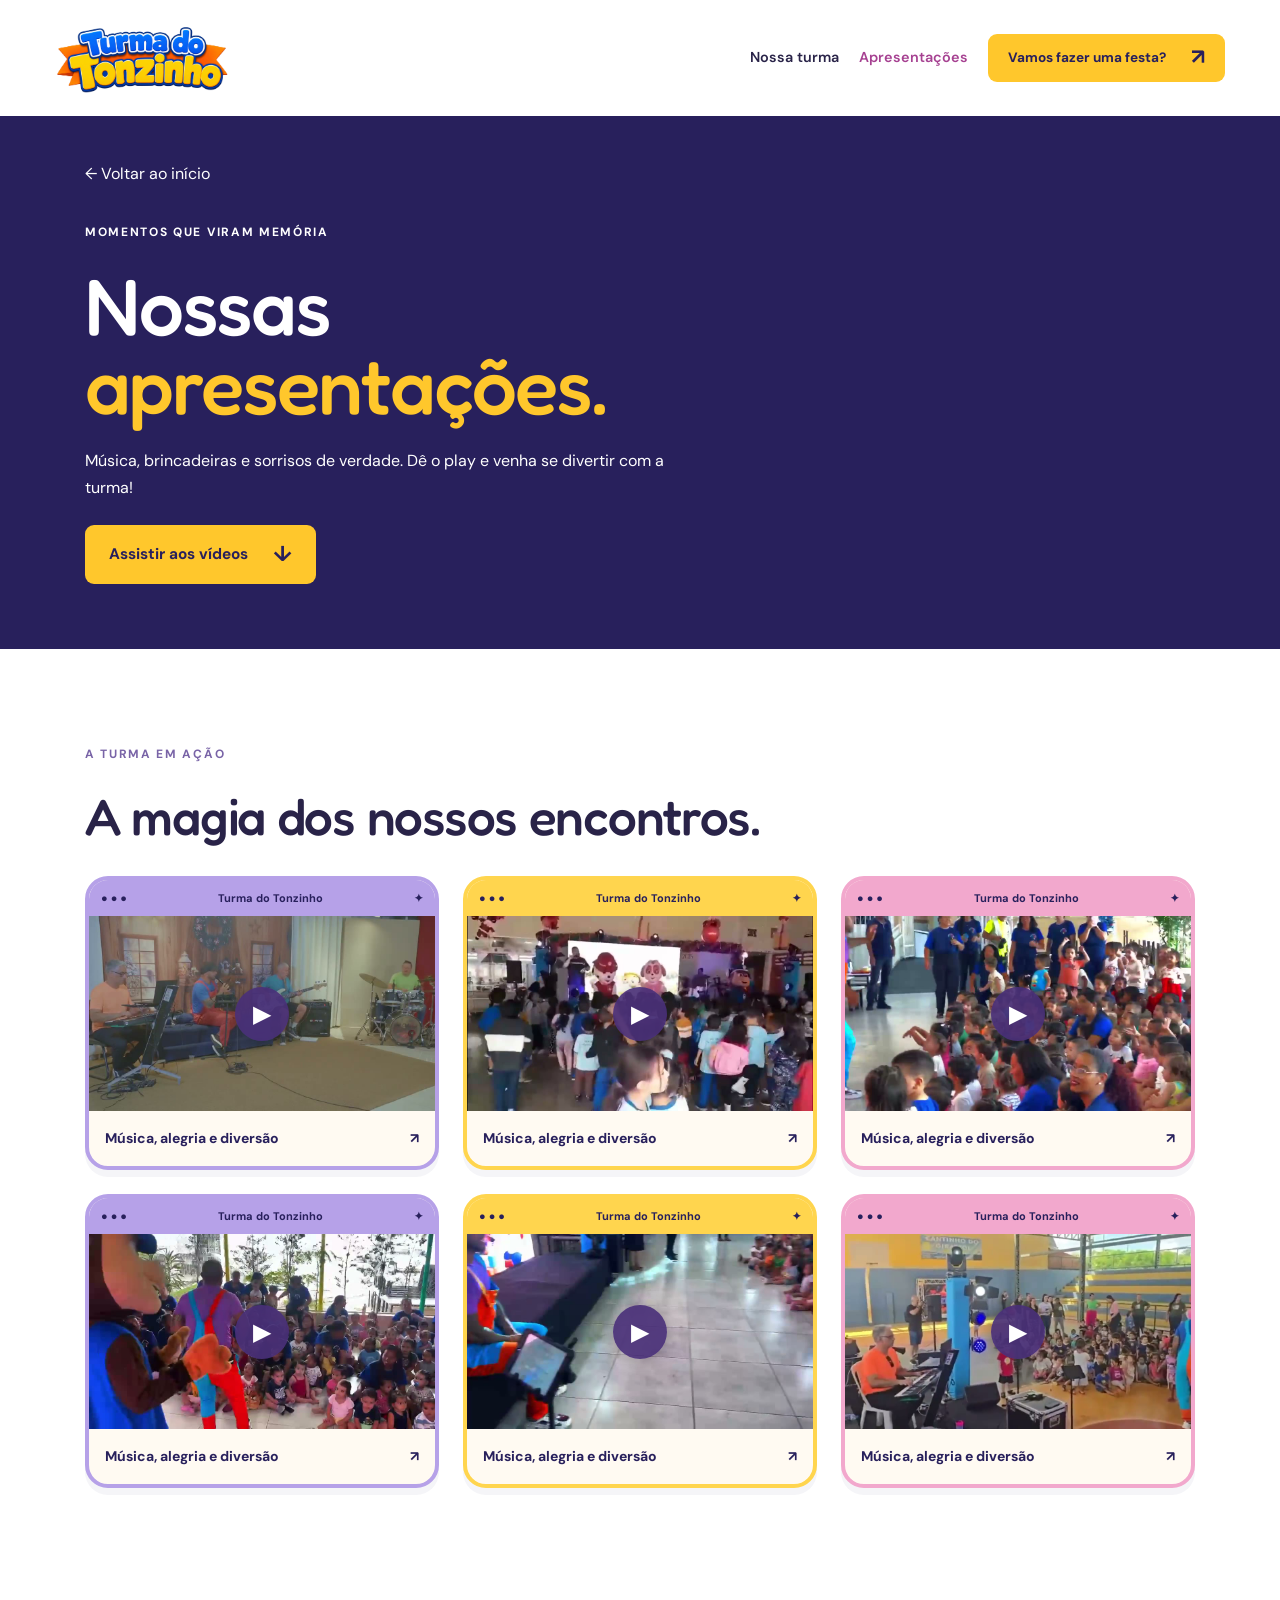
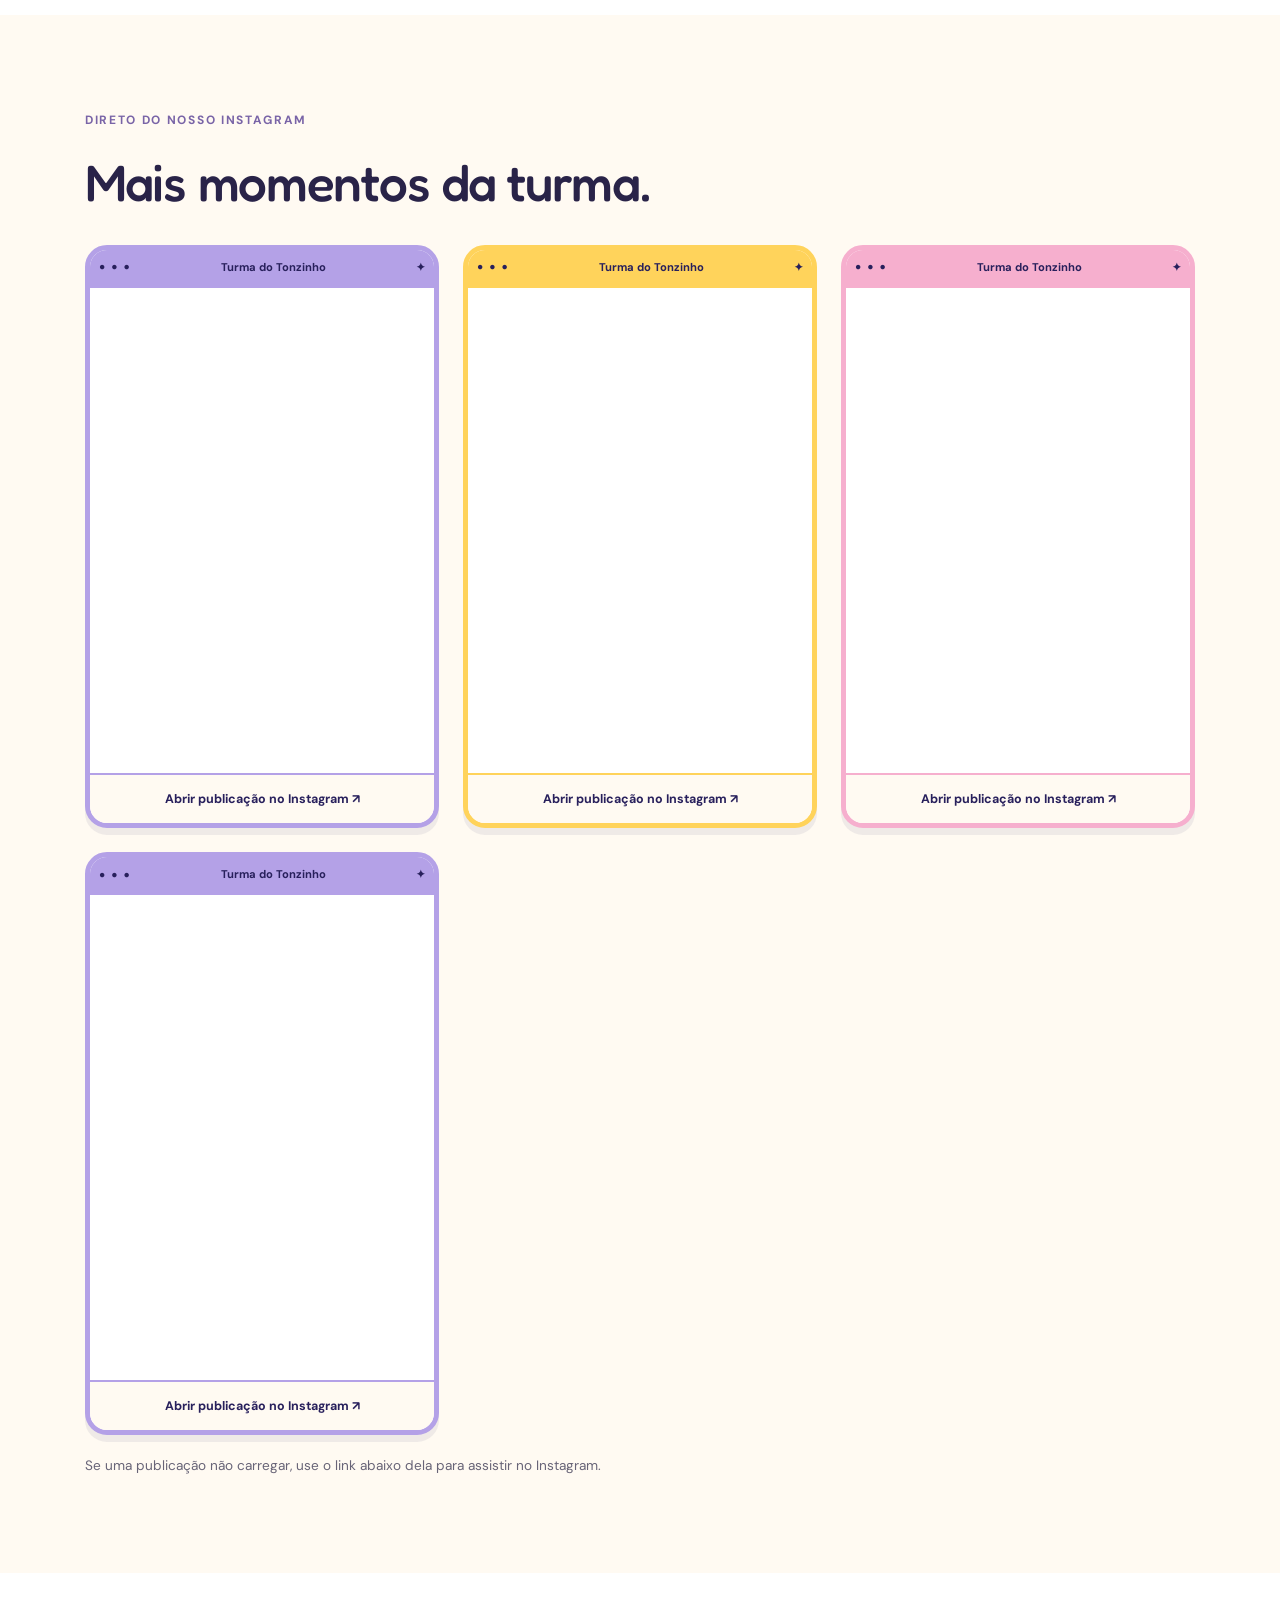
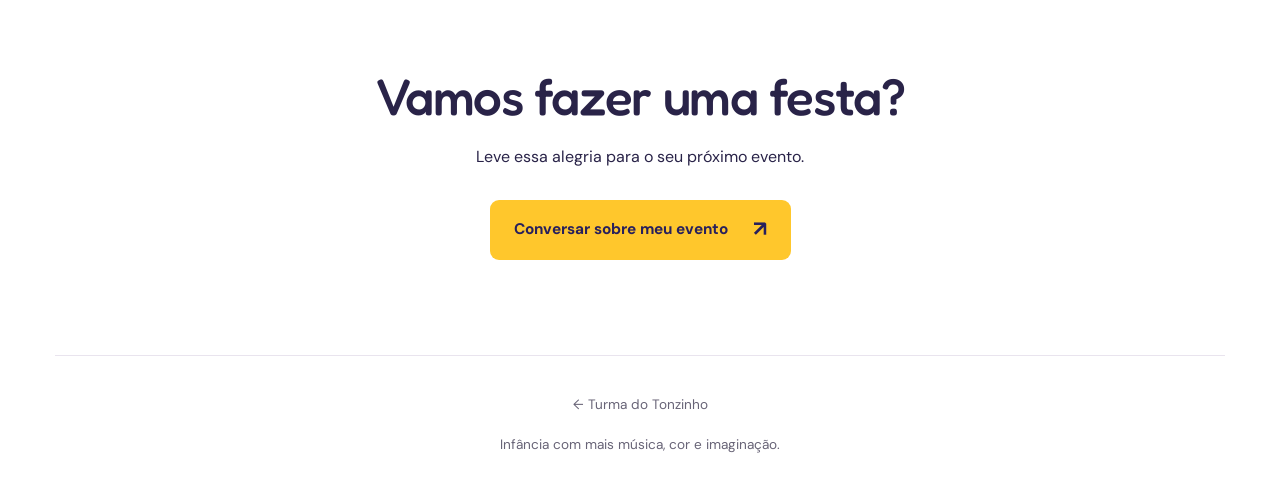
<file: apresentacoes.html>
<!doctype html><html lang="pt-BR"><head><meta charset="UTF-8"><meta name="viewport" content="width=device-width, initial-scale=1"><meta name="description" content="Assista às apresentações da Turma do Tonzinho em eventos."><title>Apresentações · Turma do Tonzinho</title><link rel="stylesheet" href="styles.css"><link rel="stylesheet" href="video.css?v=kaka-2"><link rel="stylesheet" href="apresentacoes.css?v=janelas-1"><link rel="stylesheet" href="experiencias.css?v=20261106"><style>.show-grid{display:grid;grid-template-columns:repeat(3,minmax(0,1fr));gap:24px;margin:32px 0}.show-window{--frame:#b6a1e8;padding:0;border:4px solid var(--frame);border-radius:23px;overflow:hidden;background:#fffaf2;color:#28205c;text-align:left;font:inherit;cursor:pointer;box-shadow:0 7px 0 #28205c0b;transition:transform .2s;min-width:0}.show-window:nth-child(3n+2){--frame:#ffd54e}.show-window:nth-child(3n){--frame:#f2a8cd}.show-window:hover{transform:translateY(-4px)}.show-window:focus-visible{outline:3px solid #493078;outline-offset:4px}.show-window-bar{display:flex;justify-content:space-between;align-items:center;gap:8px;padding:9px 12px;background:var(--frame);font-size:11px;font-weight:700}.show-thumb{display:block;position:relative;aspect-ratio:16/9;background:#19132b}.show-thumb img{display:block;width:100%;height:100%;object-fit:cover}.show-play{position:absolute;inset:0;margin:auto;display:flex;align-items:center;justify-content:center;width:54px;height:54px;border-radius:50%;background:#493078e8;color:#fff;font-size:24px;box-shadow:0 3px 16px #0004}.show-caption{display:flex;justify-content:space-between;gap:12px;font-size:14px;font-weight:700;padding:16px}.show-dialog{margin:auto;width:min(960px,94vw);max-height:94dvh;padding:16px;border:0;border-radius:24px;background:#fffaf2;color:#28205c;overflow:auto}.show-dialog::backdrop{background:#171027df}.show-dialog-head{display:flex;justify-content:space-between;align-items:center;gap:16px;margin-bottom:14px}.show-dialog-head h2{font-size:clamp(18px,3vw,26px);margin:0}.show-close{border:0;background:#493078;color:white;width:44px;height:44px;border-radius:50%;font-size:24px;cursor:pointer;flex-shrink:0}.show-dialog video{display:block;width:100%;max-height:74dvh;background:#19132b;border-radius:14px}.show-video-open{overflow:hidden}@media(max-width:850px){.show-grid{grid-template-columns:repeat(2,minmax(0,1fr))}}@media(max-width:520px){.show-grid{grid-template-columns:1fr;gap:20px}.show-dialog{padding:12px}}@media(prefers-reduced-motion:reduce){.show-window{transition:none}}</style></head><body><a class="skip" href="#conteudo">Pular para o conteúdo</a><header class="header"><a class="logo logo-image" href="index.html#inicio" aria-label="Turma do Tonzinho, início"><img src="logo-turma-do-tonzinho.png" alt="Turma do Tonzinho"></a><button class="menu-toggle" aria-label="Abrir menu" aria-expanded="false" aria-controls="nav">☰</button><nav id="nav" aria-label="Menu principal"><a href="index.html#sobre">Nossa turma</a><a href="apresentacoes.html" aria-current="page">Apresentações</a><a class="button small" href="index.html#contato">Vamos fazer uma festa? <span>↗</span></a></nav></header><main id="conteudo"><section class="event-intro"><div class="section"><a href="index.html">← Voltar ao início</a><p class="eyebrow">MOMENTOS QUE VIRAM MEMÓRIA</p><h1>Nossas<br><em>apresentações.</em></h1><p>Música, brincadeiras e sorrisos de verdade. Dê o play e venha se divertir com a turma!</p><a class="button" href="#videos">Assistir aos vídeos <span>↓</span></a></div></section><section class="section" id="videos"><p class="eyebrow purple">A TURMA EM AÇÃO</p><h2>A magia dos nossos encontros.</h2><div class="show-grid"><button class="show-window" type="button" data-show-video="show-novo-1.mp4" aria-label="Assistir ao vídeo 1 da Turma do Tonzinho"><span class="show-window-bar" aria-hidden="true">● ● ● <span>Turma do Tonzinho</span>✦</span><span class="show-thumb"><img src="show-novo-1.jpg" loading="lazy" alt=""><span class="show-play" aria-hidden="true">▶</span></span><span class="show-caption">Música, alegria e diversão <span aria-hidden="true">↗</span></span></button><button class="show-window" type="button" data-show-video="show-novo-2.mp4" aria-label="Assistir ao vídeo 2 da Turma do Tonzinho"><span class="show-window-bar" aria-hidden="true">● ● ● <span>Turma do Tonzinho</span>✦</span><span class="show-thumb"><img src="show-novo-2.jpg" loading="lazy" alt=""><span class="show-play" aria-hidden="true">▶</span></span><span class="show-caption">Música, alegria e diversão <span aria-hidden="true">↗</span></span></button><button class="show-window" type="button" data-show-video="show-novo-3.mp4" aria-label="Assistir ao vídeo 3 da Turma do Tonzinho"><span class="show-window-bar" aria-hidden="true">● ● ● <span>Turma do Tonzinho</span>✦</span><span class="show-thumb"><img src="show-novo-3.jpg" loading="lazy" alt=""><span class="show-play" aria-hidden="true">▶</span></span><span class="show-caption">Música, alegria e diversão <span aria-hidden="true">↗</span></span></button><button class="show-window" type="button" data-show-video="show-novo-4.mp4" aria-label="Assistir ao vídeo 4 da Turma do Tonzinho"><span class="show-window-bar" aria-hidden="true">● ● ● <span>Turma do Tonzinho</span>✦</span><span class="show-thumb"><img src="show-novo-4.jpg" loading="lazy" alt=""><span class="show-play" aria-hidden="true">▶</span></span><span class="show-caption">Música, alegria e diversão <span aria-hidden="true">↗</span></span></button><button class="show-window" type="button" data-show-video="show-novo-5.mp4" aria-label="Assistir ao vídeo 5 da Turma do Tonzinho"><span class="show-window-bar" aria-hidden="true">● ● ● <span>Turma do Tonzinho</span>✦</span><span class="show-thumb"><img src="show-novo-5.jpg" loading="lazy" alt=""><span class="show-play" aria-hidden="true">▶</span></span><span class="show-caption">Música, alegria e diversão <span aria-hidden="true">↗</span></span></button><button class="show-window" type="button" data-show-video="show-novo-6.mp4" aria-label="Assistir ao vídeo 6 da Turma do Tonzinho"><span class="show-window-bar" aria-hidden="true">● ● ● <span>Turma do Tonzinho</span>✦</span><span class="show-thumb"><img src="show-novo-6.jpg" loading="lazy" alt=""><span class="show-play" aria-hidden="true">▶</span></span><span class="show-caption">Música, alegria e diversão <span aria-hidden="true">↗</span></span></button></div></section><section class="event-social" id="instagram"><div class="section"><p class="eyebrow purple">DIRETO DO NOSSO INSTAGRAM</p><h2>Mais momentos da turma.</h2><div class="event-instagram"><article class="instagram-window"><div class="window-bar" aria-hidden="true"><span class="window-dots">● ● ●</span><span>Turma do Tonzinho</span><span>✦</span></div><iframe src="https://www.instagram.com/p/DVj2JoKgKFH/embed/" title="Publicação 2 da Turma do Tonzinho no Instagram" loading="lazy" allow="autoplay; encrypted-media; picture-in-picture; fullscreen" allowfullscreen></iframe><a href="https://www.instagram.com/p/DVj2JoKgKFH/" target="_blank" rel="noopener">Abrir publicação no Instagram ↗</a></article><article class="instagram-window"><div class="window-bar" aria-hidden="true"><span class="window-dots">● ● ●</span><span>Turma do Tonzinho</span><span>✦</span></div><iframe src="https://www.instagram.com/p/DVeevL1gLmP/embed/" title="Publicação 3 da Turma do Tonzinho no Instagram" loading="lazy" allow="autoplay; encrypted-media; picture-in-picture; fullscreen" allowfullscreen></iframe><a href="https://www.instagram.com/p/DVeevL1gLmP/" target="_blank" rel="noopener">Abrir publicação no Instagram ↗</a></article><article class="instagram-window"><div class="window-bar" aria-hidden="true"><span class="window-dots">● ● ●</span><span>Turma do Tonzinho</span><span>✦</span></div><iframe src="https://www.instagram.com/p/DVeZtWxgNIA/embed/" title="Publicação 4 da Turma do Tonzinho no Instagram" loading="lazy" allow="autoplay; encrypted-media; picture-in-picture; fullscreen" allowfullscreen></iframe><a href="https://www.instagram.com/p/DVeZtWxgNIA/" target="_blank" rel="noopener">Abrir publicação no Instagram ↗</a></article><article class="instagram-window"><div class="window-bar" aria-hidden="true"><span class="window-dots">● ● ●</span><span>Turma do Tonzinho</span><span>✦</span></div><iframe src="https://www.instagram.com/p/DSLtM_ggK1r/embed/" title="Publicação 5 da Turma do Tonzinho no Instagram" loading="lazy" allow="autoplay; encrypted-media; picture-in-picture; fullscreen" allowfullscreen></iframe><a href="https://www.instagram.com/p/DSLtM_ggK1r/" target="_blank" rel="noopener">Abrir publicação no Instagram ↗</a></article></div><p class="embed-note">Se uma publicação não carregar, use o link abaixo dela para assistir no Instagram.</p></div></section><section class="section event-cta"><h2>Vamos fazer uma festa?</h2><p>Leve essa alegria para o seu próximo evento.</p><a class="button" href="index.html#contato">Conversar sobre meu evento <span>↗</span></a></section></main><footer><a href="index.html">← Turma do Tonzinho</a><p>Infância com mais música, cor e imaginação.</p></footer><script>const toggle=document.querySelector('.menu-toggle');const nav=document.querySelector('#nav');toggle.addEventListener('click',()=>{const open=nav.classList.toggle('open');toggle.setAttribute('aria-expanded',String(open));});document.querySelectorAll('video').forEach(video=>video.addEventListener('play',()=>document.querySelectorAll('video').forEach(other=>{if(other!==video)other.pause()})));</script><dialog class="show-dialog" aria-labelledby="show-dialog-title"><div class="show-dialog-head"><h2 id="show-dialog-title">Turma do Tonzinho ao vivo</h2><button type="button" class="show-close" aria-label="Fechar vídeo">×</button></div><video controls playsinline preload="none" aria-label="Vídeo da apresentação"></video></dialog><script>(()=>{const modal=document.querySelector('.show-dialog'),video=modal.querySelector('video');let trigger;document.querySelectorAll('[data-show-video]').forEach(button=>button.addEventListener('click',()=>{trigger=button;video.src=button.dataset.showVideo;video.poster=button.querySelector('img').src;modal.showModal();document.body.classList.add('show-video-open');video.play().catch(()=>{});}));modal.querySelector('.show-close').addEventListener('click',()=>modal.close());modal.addEventListener('click',e=>{if(e.target===modal)modal.close();});modal.addEventListener('close',()=>{video.pause();video.removeAttribute('src');video.load();document.body.classList.remove('show-video-open');trigger?.focus();});})();</script></body></html>
</file>
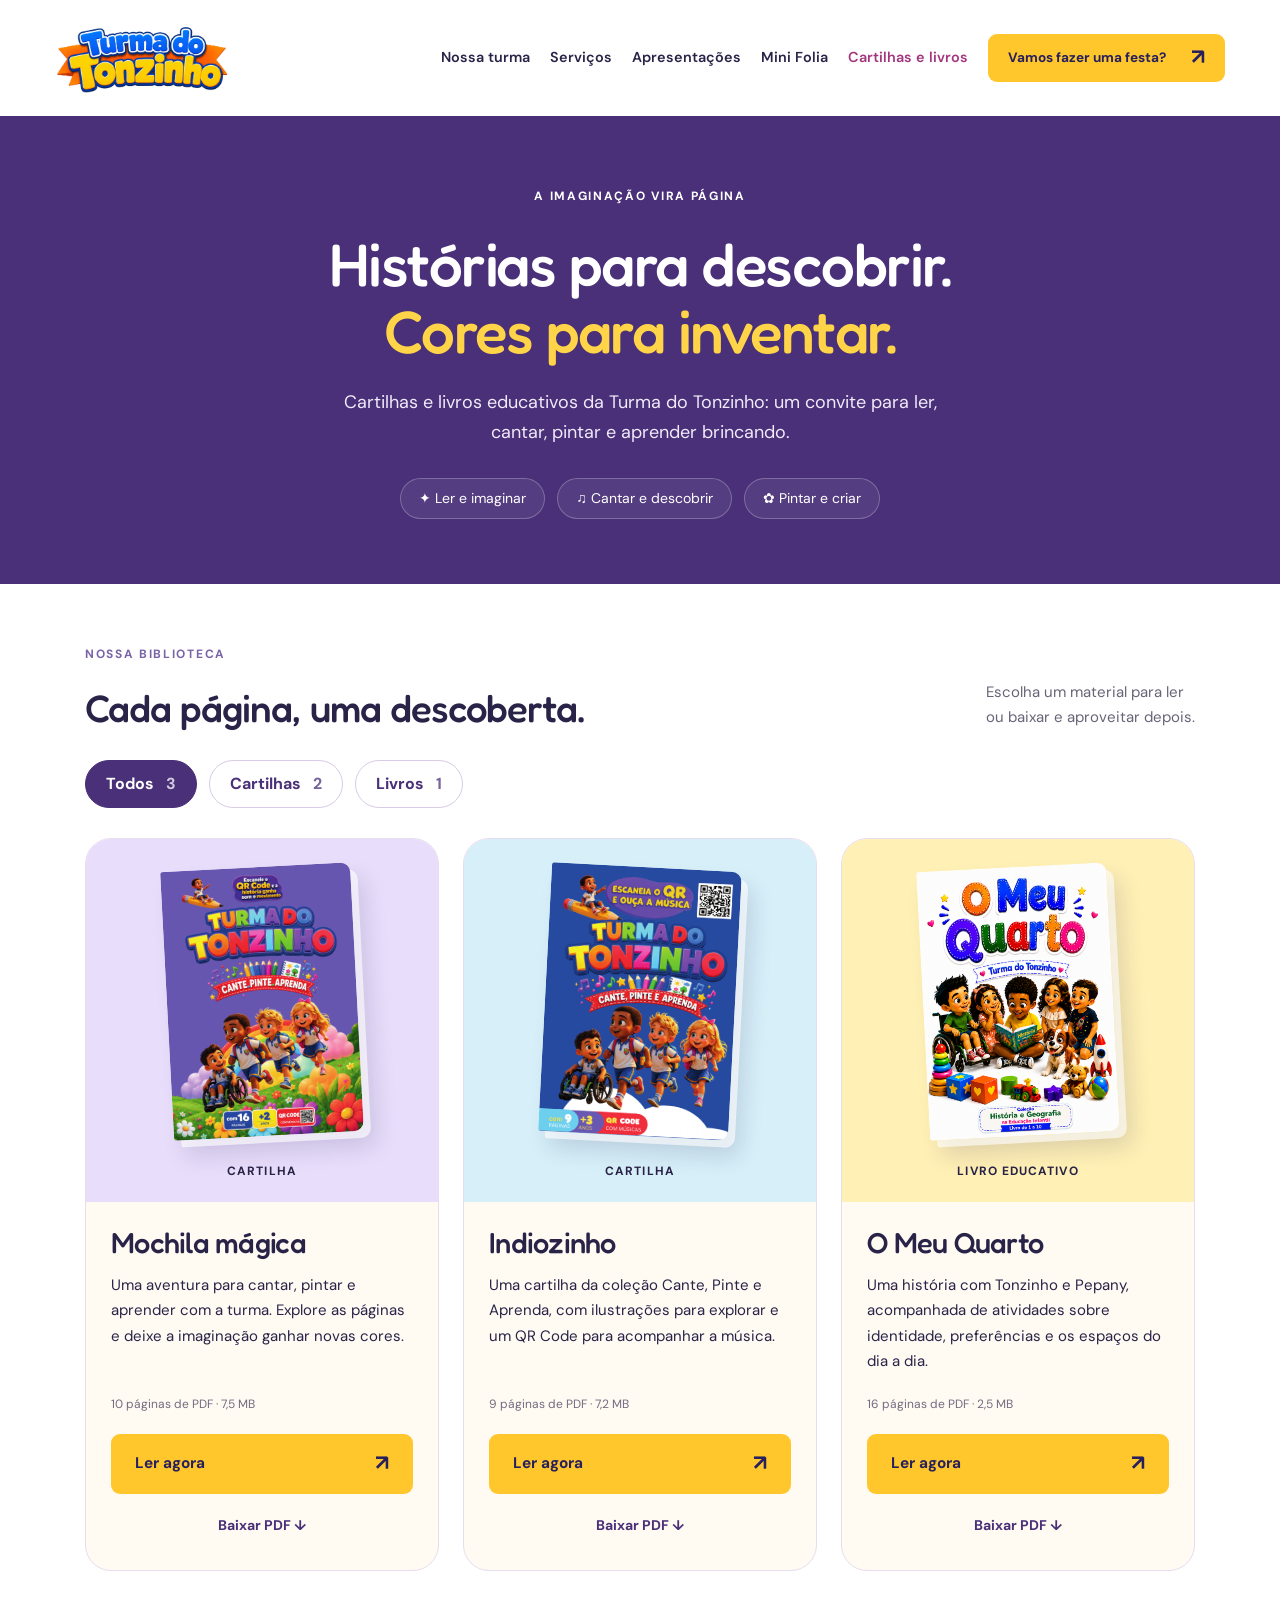
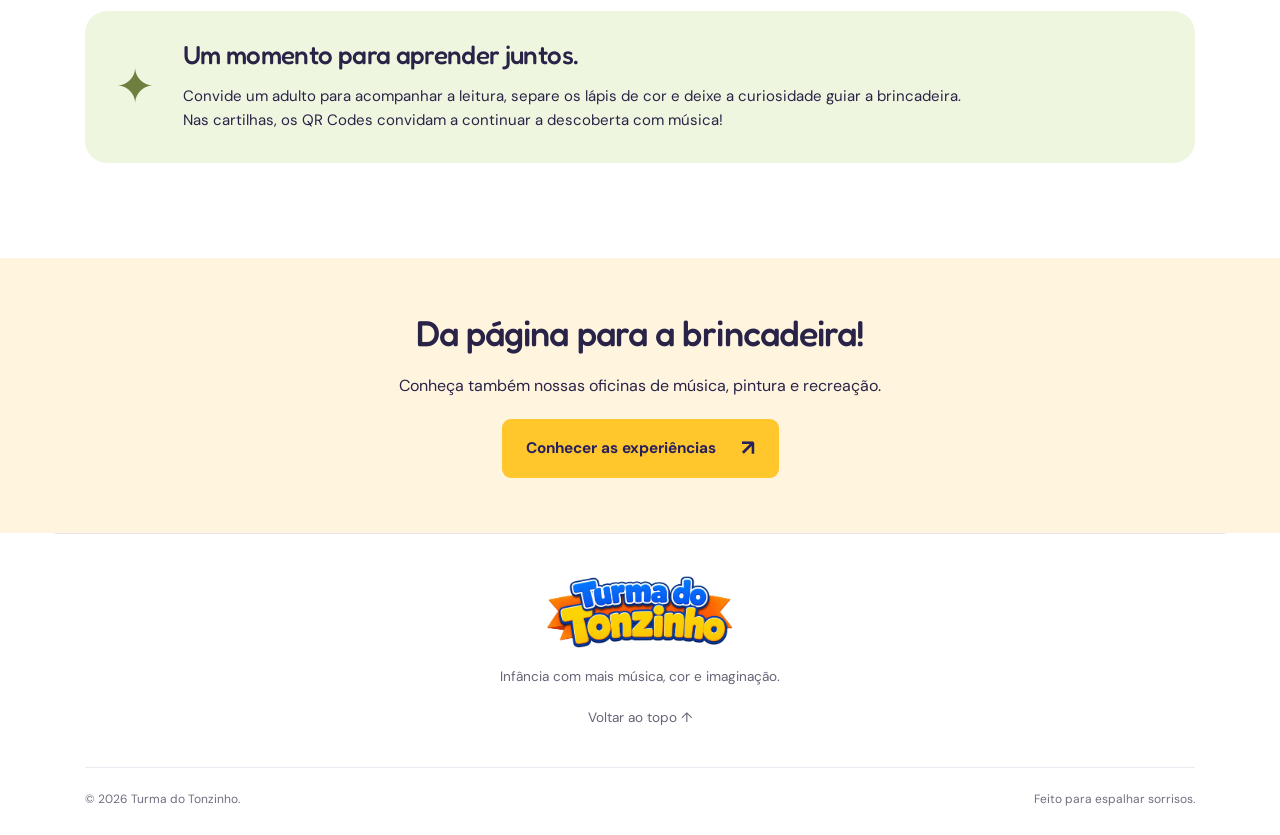
<file: biblioteca.html>
<!doctype html><html lang="pt-BR"><head><meta charset="UTF-8"><meta name="viewport" content="width=device-width,initial-scale=1"><meta name="theme-color" content="#28205c"><meta name="description" content="Cartilhas e livros educativos da Turma do Tonzinho. Histórias, cores e atividades para aprender brincando. Leia e baixe os PDFs."><title>Cartilhas e livros educativos · Turma do Tonzinho</title><link rel="stylesheet" href="styles.css"><link rel="stylesheet" href="video.css"><link rel="stylesheet" href="experiencias.css?v=20261106"><link rel="stylesheet" href="biblioteca.css"></head><body><a class="skip" href="#conteudo">Pular para o conteúdo</a><header class="header"><a class="logo logo-image" href="index.html#inicio" aria-label="Turma do Tonzinho, início"><img src="logo-turma-do-tonzinho.png" alt="Turma do Tonzinho"></a><button class="menu-toggle" aria-label="Abrir menu" aria-expanded="false" aria-controls="nav">☰</button><nav id="nav" aria-label="Menu principal"><a href="index.html#sobre">Nossa turma</a><a href="index.html#experiencias">Serviços</a><a href="apresentacoes.html">Apresentações</a><a href="mini-folia.html">Mini Folia</a><a href="biblioteca.html" aria-current="page">Cartilhas e livros</a><a class="button small" href="index.html#contato">Vamos fazer uma festa? <span>↗</span></a></nav></header><main id="conteudo"><section class="library-hero"><div class="section"><p class="eyebrow">A IMAGINAÇÃO VIRA PÁGINA</p><h1>Histórias para descobrir.<br><em>Cores para inventar.</em></h1><p>Cartilhas e livros educativos da Turma do Tonzinho: um convite para ler, cantar, pintar e aprender brincando.</p><div class="library-tags"><span>✦ Ler e imaginar</span><span>♫ Cantar e descobrir</span><span>✿ Pintar e criar</span></div></div></section><section class="section library-collection" aria-labelledby="collection-title"><div class="library-heading"><div><p class="eyebrow purple">NOSSA BIBLIOTECA</p><h2 id="collection-title">Cada página, uma descoberta.</h2></div><p>Escolha um material para ler<br>ou baixar e aproveitar depois.</p></div><div class="library-filters" role="group" aria-label="Filtrar materiais"><button type="button" data-filter="all" aria-pressed="true">Todos <span>3</span></button><button type="button" data-filter="cartilha" aria-pressed="false">Cartilhas <span>2</span></button><button type="button" data-filter="livro" aria-pressed="false">Livros <span>1</span></button></div><p class="sr-only" id="filter-status" role="status">3 materiais disponíveis</p><div class="book-grid"><article class="book-card" data-category="cartilha"><div class="book-stage cartilha"><a class="book-cover spread" href="cartilha-mochila-magica.pdf" target="_blank" rel="noopener" aria-label="Abrir Mochila mágica em PDF"><img src="capa-mochila.png" alt="Capa de Mochila mágica, da Turma do Tonzinho" width="708" height="1000"></a><span class="book-badge">Cartilha</span></div><div class="book-info"><h2>Mochila mágica</h2><p>Uma aventura para cantar, pintar e aprender com a turma. Explore as páginas e deixe a imaginação ganhar novas cores.</p><span class="book-meta">10 páginas de PDF · 7,5 MB</span><div class="book-actions"><button type="button" class="button read-book" data-pdf="cartilha-mochila-magica.pdf" data-pages="10" data-prefix="mochila" data-title="Mochila mágica">Ler agora <span aria-hidden="true">↗</span></button><a class="book-download" href="cartilha-mochila-magica.pdf" download>Baixar PDF <span aria-hidden="true">↓</span></a></div></div></article><article class="book-card" data-category="cartilha"><div class="book-stage cartilha"><a class="book-cover spread" href="cartilha-indiozinho.pdf" target="_blank" rel="noopener" aria-label="Abrir Indiozinho em PDF"><img src="capa-indiozinho.png" alt="Capa de Indiozinho, da Turma do Tonzinho" width="708" height="1000"></a><span class="book-badge">Cartilha</span></div><div class="book-info"><h2>Indiozinho</h2><p>Uma cartilha da coleção Cante, Pinte e Aprenda, com ilustrações para explorar e um QR Code para acompanhar a música.</p><span class="book-meta">9 páginas de PDF · 7,2 MB</span><div class="book-actions"><button type="button" class="button read-book" data-pdf="cartilha-indiozinho.pdf" data-pages="9" data-prefix="indiozinho" data-title="Indiozinho">Ler agora <span aria-hidden="true">↗</span></button><a class="book-download" href="cartilha-indiozinho.pdf" download>Baixar PDF <span aria-hidden="true">↓</span></a></div></div></article><article class="book-card" data-category="livro"><div class="book-stage livro"><a class="book-cover portrait" href="livro-o-meu-quarto.pdf" target="_blank" rel="noopener" aria-label="Abrir O Meu Quarto em PDF"><img src="capa-livro.png" alt="Capa de O Meu Quarto, da Turma do Tonzinho" width="708" height="1000"></a><span class="book-badge">Livro educativo</span></div><div class="book-info"><h2>O Meu Quarto</h2><p>Uma história com Tonzinho e Pepany, acompanhada de atividades sobre identidade, preferências e os espaços do dia a dia.</p><span class="book-meta">16 páginas de PDF · 2,5 MB</span><div class="book-actions"><button type="button" class="button read-book" data-pdf="livro-o-meu-quarto.pdf" data-pages="16" data-prefix="quarto" data-title="O Meu Quarto">Ler agora <span aria-hidden="true">↗</span></button><a class="book-download" href="livro-o-meu-quarto.pdf" download>Baixar PDF <span aria-hidden="true">↓</span></a></div></div></article></div><section class="reading-tips"><span aria-hidden="true">✦</span><div><h2>Um momento para aprender juntos.</h2><p>Convide um adulto para acompanhar a leitura, separe os lápis de cor e deixe a curiosidade guiar a brincadeira. Nas cartilhas, os QR Codes convidam a continuar a descoberta com música!</p></div></section></section><section class="library-cta"><h2>Da página para a brincadeira!</h2><p>Conheça também nossas oficinas de música, pintura e recreação.</p><a class="button" href="index.html#experiencias">Conhecer as experiências <span>↗</span></a></section></main><dialog class="reader-dialog" aria-labelledby="reader-title"><div class="reader-heading"><h2 id="reader-title">Leitura</h2><button type="button" class="close-reader" aria-label="Fechar leitura">✕</button></div><p class="reader-help">Prefere ler em PDF? <a id="reader-external" target="_blank" rel="noopener">Abra em uma nova aba</a> ou <a id="reader-download" download>baixe o arquivo</a>.</p><div class="reader-controls"><button type="button" id="reader-prev" aria-label="Página anterior">← Anterior</button><span id="reader-counter" role="status"></span><button type="button" id="reader-next" aria-label="Próxima página">Próxima →</button></div><div class="reader-pages"><img id="reader-image" alt=""></div></dialog><footer><a class="logo logo-image" href="index.html#inicio" aria-label="Turma do Tonzinho, início"><img src="logo-turma-do-tonzinho.png" alt="Turma do Tonzinho"></a><p>Infância com mais música, cor e imaginação.</p><a href="index.html#inicio">Voltar ao topo ↑</a><div class="footer-bottom"><span>© <span id="year">2026</span> Turma do Tonzinho.</span><span>Feito para espalhar sorrisos.</span></div></footer><script src="biblioteca.js"></script></body></html>
</file>
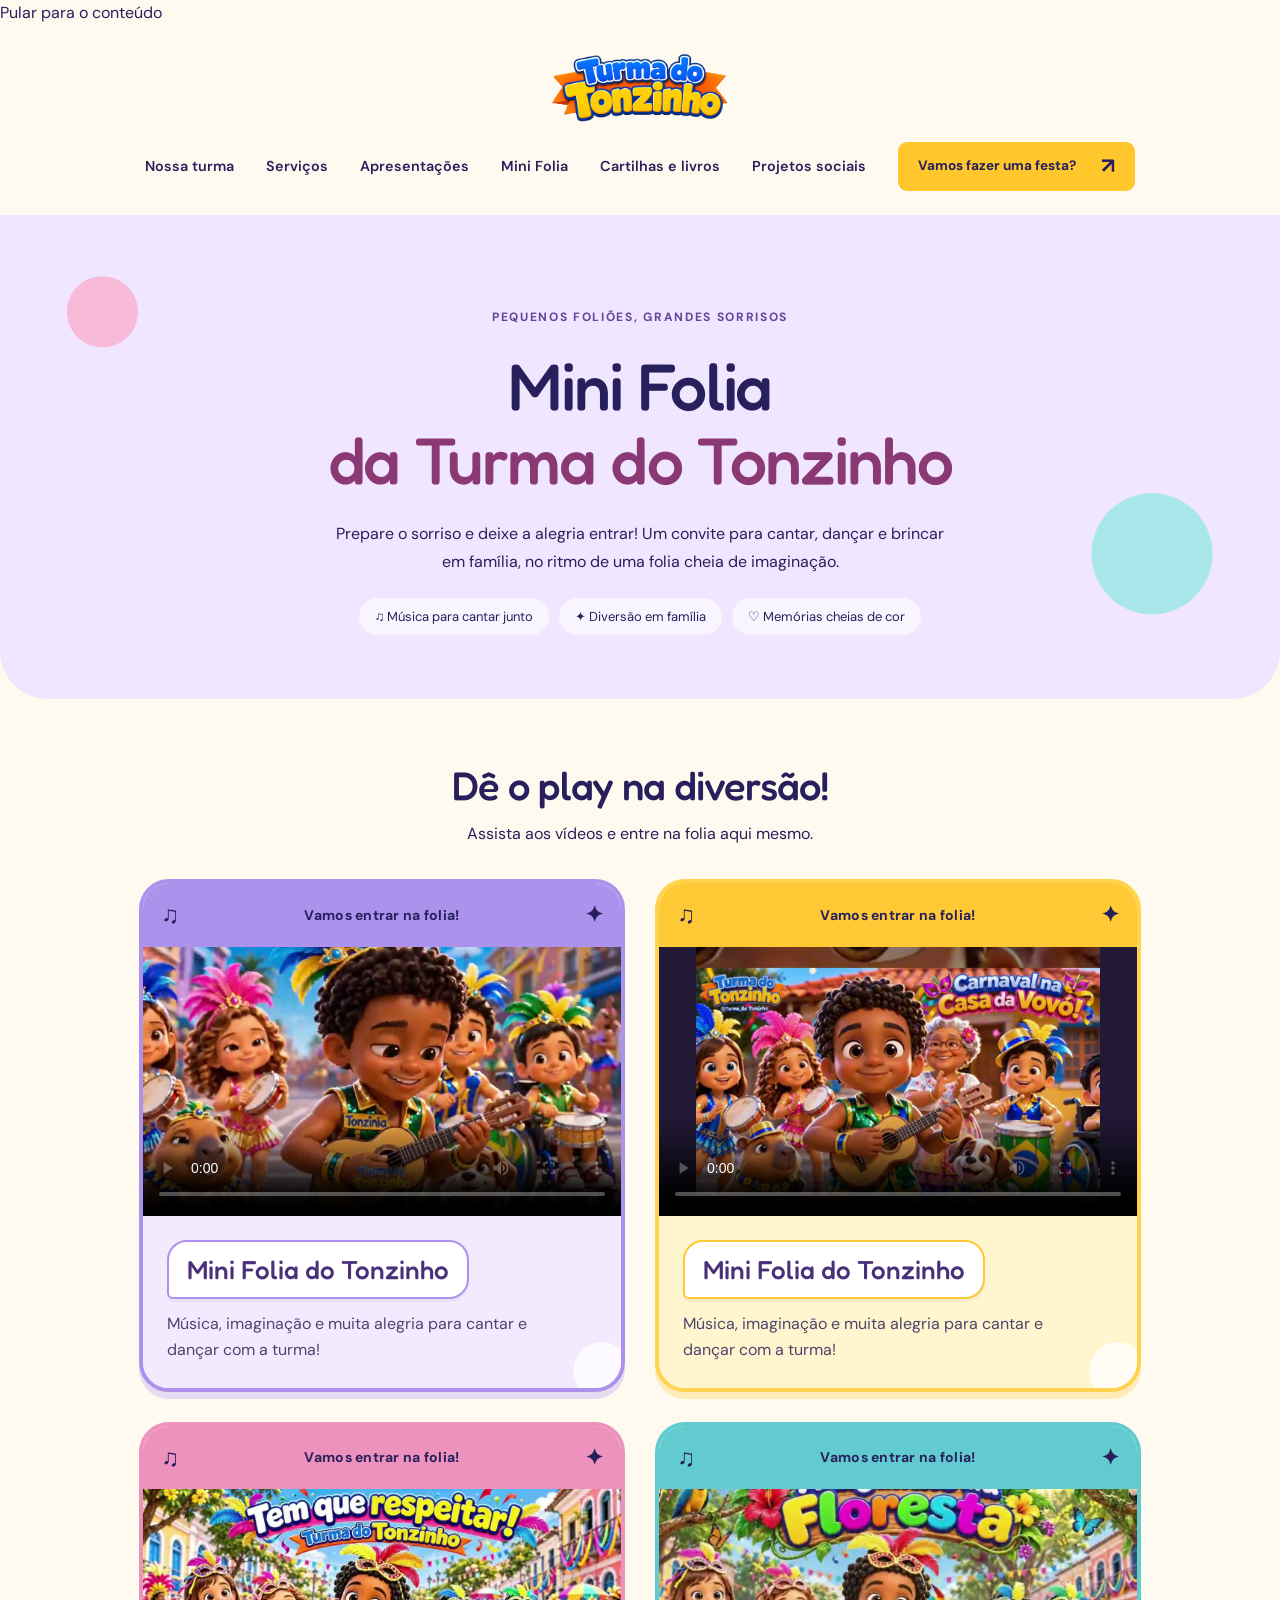
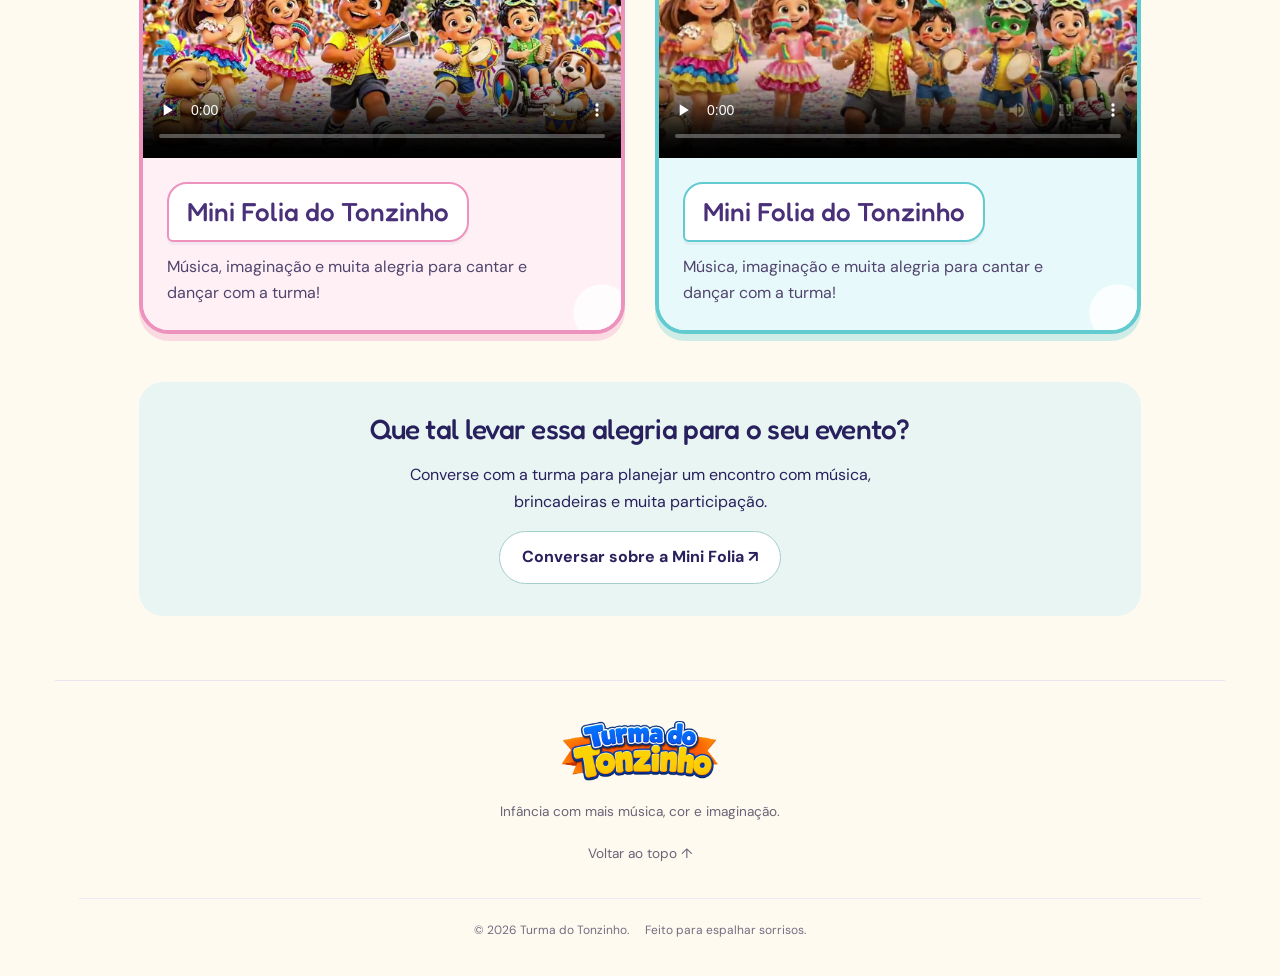
<file: mini-folia.html>
<!doctype html><html lang="pt-BR"><head><meta charset="utf-8"><meta name="viewport" content="width=device-width,initial-scale=1"><title>Mini Folia da Turma do Tonzinho</title><meta name="description" content="Música, brincadeiras e alegria para cantar e dançar com a Mini Folia da Turma do Tonzinho."><link rel="stylesheet" href="styles.css"><style>
*{box-sizing:border-box}body{margin:0;background:#fffaf0;color:#28205c}.header{position:relative;display:flex;flex-direction:column;gap:20px;padding:24px}.header nav{flex-wrap:wrap;justify-content:center}.header .logo img{width:180px}.folia-hero{text-align:center;padding:70px 24px 64px;background:radial-gradient(circle at 8% 20%,#f7bad8 0 35px,transparent 36px),radial-gradient(circle at 90% 70%,#a9e7eb 0 60px,transparent 61px),#f0e6ff;border-radius:0 0 48px 48px}.folia-hero .eyebrow{color:#63469b}.folia-hero h1{max-width:850px;margin:20px auto;font-size:clamp(36px,6vw,66px);line-height:1.12}.folia-hero h1 em{color:#8a3974;font-style:normal}.folia-hero p{max-width:620px;margin:22px auto;line-height:1.75}.folia-chips{display:flex;flex-wrap:wrap;justify-content:center;gap:10px}.folia-chips span{background:#fff9;padding:8px 16px;border-radius:99px;font-size:13px}.folia-content{max-width:1050px;margin:auto;padding:64px 24px}.folia-heading{text-align:center;margin-bottom:32px}.folia-heading h2{font-size:clamp(28px,4vw,40px);margin-bottom:14px}.folia-grid{display:grid;grid-template-columns:1fr 1fr;gap:28px;align-items:start}.folia-card{border:3px solid #b8a0e6;border-radius:25px;overflow:hidden;background:white;box-shadow:0 8px 0 #3020590b;min-width:0}.folia-card.audio{border-color:#ffd34d}.folia-bar{background:#b8a0e6;padding:12px 18px;font-size:13px;font-weight:700}.audio .folia-bar{background:#ffd34d}.folia-card video{display:block;width:100%;aspect-ratio:16/9;background:#211935}.folia-info{padding:24px}.folia-info h3{font-size:24px;margin-bottom:12px}.folia-info p{line-height:1.7;margin-bottom:18px}.folia-card audio{width:100%;display:block}.music-art{display:grid;place-items:center;height:160px;background:#fff2bc;color:#493078;font-size:76px}.folia-cta{text-align:center;margin-top:48px;padding:32px 20px;background:#e8f5f3;border-radius:24px}.folia-cta h2{font-size:28px}.folia-cta p{margin:16px auto;max-width:540px;line-height:1.7}.folia-cta a{display:inline-flex;padding:12px 22px;border-radius:99px;border:1px solid #a4cfc9;color:#28205c;font-weight:700;background:white}button:focus-visible,a:focus-visible{outline:3px solid #d09500;outline-offset:4px}footer{display:flex;flex-direction:column;text-align:center;align-items:center;padding:36px 24px;gap:20px}footer .logo img{width:160px}footer .footer-bottom{display:flex;flex-wrap:wrap;justify-content:center;gap:16px;width:100%}@media(max-width:700px){.folia-grid{grid-template-columns:1fr}.folia-hero{padding:42px 20px;border-radius:0 0 30px 30px}.folia-content{padding:42px 20px}.folia-info{padding:20px}.header nav{display:none}.header nav.open{display:flex}.header .menu-toggle{display:block;position:absolute;right:20px;top:30px}.folia-cta h2{font-size:25px}}
</style><meta property="og:type" content="website"><meta property="og:locale" content="pt_BR"><meta property="og:title" content="Mini Folia da Turma do Tonzinho"><meta property="og:description" content="Dê o play na diversão! Música, vídeos e alegria para toda a família."><meta property="og:url" content="https://josuedudu861.github.io/turmadotonzinhoshow/mini-folia.html"><meta property="og:image" content="https://josuedudu861.github.io/turmadotonzinhoshow/logo-turma-do-tonzinho.png"><meta property="og:image:alt" content="Logo da Turma do Tonzinho"><meta name="twitter:card" content="summary_large_image"><meta name="twitter:title" content="Mini Folia da Turma do Tonzinho"><meta name="twitter:description" content="Dê o play na diversão! Música, vídeos e alegria para toda a família."><meta name="twitter:image" content="https://josuedudu861.github.io/turmadotonzinhoshow/logo-turma-do-tonzinho.png"><style id="folia-colorful-boxes">
.folia-grid{gap:30px}.folia-card{--box:#ad92ed;--tint:#f2eaff;border:4px solid var(--box);border-radius:30px;background:var(--tint);box-shadow:0 7px 0 color-mix(in srgb,var(--box) 30%,transparent);transition:transform .2s;position:relative}
.folia-card:nth-child(2){--box:#ffc835;--tint:#fff5ce}.folia-card:nth-child(3){--box:#ed92bd;--tint:#fff0f6}.folia-card:nth-child(4){--box:#62cbd0;--tint:#e7f9fa}
.folia-card:hover{transform:translateY(-3px)}.folia-card .folia-bar{display:flex;align-items:center;justify-content:space-between;background:var(--box);color:#28205c;font-size:14px;padding:12px 18px;letter-spacing:.02em}.folia-bar::before{content:'♫';font-size:24px}.folia-bar::after{content:'✦';font-size:22px}
.folia-info{padding:24px;position:relative;background:radial-gradient(circle at 96% 90%,#ffffffc9 0 28px,transparent 29px),var(--tint)}
.folia-info h3{display:inline-block;margin:0 0 12px;background:white;color:#493078;border:2px solid var(--box);border-radius:20px 20px 20px 6px;padding:12px 18px;font-size:clamp(21px,2.5vw,26px);line-height:1.2;box-shadow:0 3px 0 #28205c0b}.folia-info p{font-size:16px;line-height:1.65;margin:0;max-width:36ch;color:#51456e}.folia-card video{background:#211935;aspect-ratio:16/9}.folia-heading p{font-size:16px}
@media(max-width:700px){.folia-grid{gap:26px}.folia-info{padding:20px}.folia-info h3{font-size:22px;padding:10px 14px}.folia-card{border-radius:25px}.folia-content{padding-top:32px}}
@media(prefers-reduced-motion:reduce){.folia-card{transition:none}.folia-card:hover{transform:none}}
</style></head><body><a class="skip-link" href="#conteudo">Pular para o conteúdo</a><header class="header"><a class="logo logo-image" href="index.html#inicio" aria-label="Turma do Tonzinho, início"><img src="logo-turma-do-tonzinho.png" alt="Turma do Tonzinho"></a><button class="menu-toggle" aria-label="Abrir menu" aria-expanded="false" aria-controls="nav">☰</button><nav id="nav" aria-label="Menu principal"><a href="index.html#sobre">Nossa turma</a><a href="index.html#experiencias">Serviços</a><a href="apresentacoes.html">Apresentações</a><a href="mini-folia.html">Mini Folia</a><a href="index.html#cartilhas">Cartilhas e livros</a><a href="index.html#projetos-sociais">Projetos sociais</a><a class="button small" href="index.html#contato">Vamos fazer uma festa? <span>↗</span></a></nav></header><main id="conteudo"><section class="folia-hero"><p class="eyebrow">PEQUENOS FOLIÕES, GRANDES SORRISOS</p><h1>Mini Folia<br><em>da Turma do Tonzinho</em></h1><p>Prepare o sorriso e deixe a alegria entrar! Um convite para cantar, dançar e brincar em família, no ritmo de uma folia cheia de imaginação.</p><div class="folia-chips"><span>♫ Música para cantar junto</span><span>✦ Diversão em família</span><span>♡ Memórias cheias de cor</span></div></section><section class="folia-content"><div class="folia-heading"><h2>Dê o play na diversão!</h2><p>Assista aos vídeos e entre na folia aqui mesmo.</p></div><div class="folia-grid"><article class="folia-card"><div class="folia-bar">Vamos entrar na folia!</div><video controls playsinline preload="metadata" poster="mini-folia-porque-correto.jpg" aria-label="Vídeo Porquê"><source src="mini-folia-porque-correto.mp4" type="video/mp4">Seu navegador não reproduz este vídeo. <a href="mini-folia-porque-correto.mp4">Abrir vídeo</a>.</video><div class="folia-info"><h3>Mini Folia do Tonzinho</h3><p>Música, imaginação e muita alegria para cantar e dançar com a turma!</p></div></article><article class="folia-card audio"><div class="folia-bar">Vamos entrar na folia!</div><video controls playsinline preload="metadata" poster="mini-folia-casa-da-vovo.jpg" aria-label="Vídeo Carnaval na casa da vovó"><source src="mini-folia-casa-da-vovo.mp4" type="video/mp4">Seu navegador não reproduz este vídeo. <a href="mini-folia-casa-da-vovo.mp4">Abrir vídeo</a>.</video><div class="folia-info"><h3>Mini Folia do Tonzinho</h3><p>Música, imaginação e muita alegria para cantar e dançar com a turma!</p></div></article><article class="folia-card"><div class="folia-bar">Vamos entrar na folia!</div><video controls playsinline preload="none" poster="mini-folia-tem-que-respeitar.jpg" aria-label="Vídeo Tem que respeitar"><source src="mini-folia-tem-que-respeitar.mp4" type="video/mp4">Seu navegador não reproduz este vídeo. <a href="mini-folia-tem-que-respeitar.mp4">Abrir vídeo</a>.</video><div class="folia-info"><h3>Mini Folia do Tonzinho</h3><p>Música, imaginação e muita alegria para cantar e dançar com a turma!</p></div></article><article class="folia-card"><div class="folia-bar">Vamos entrar na folia!</div><video controls playsinline preload="none" poster="mini-folia-amiguinho-da-floresta.jpg" aria-label="Vídeo Amiguinho da floresta"><source src="mini-folia-amiguinho-da-floresta.mp4" type="video/mp4">Seu navegador não reproduz este vídeo. <a href="mini-folia-amiguinho-da-floresta.mp4">Abrir vídeo</a>.</video><div class="folia-info"><h3>Mini Folia do Tonzinho</h3><p>Música, imaginação e muita alegria para cantar e dançar com a turma!</p></div></article></div><aside class="folia-cta"><h2>Que tal levar essa alegria para o seu evento?</h2><p>Converse com a turma para planejar um encontro com música, brincadeiras e muita participação.</p><a href="https://wa.me/5561992061190?text=Ol%C3%A1%21%20Quero%20saber%20mais%20sobre%20a%20Mini%20Folia%20da%20Turma%20do%20Tonzinho.">Conversar sobre a Mini Folia ↗</a></aside></section></main><footer><a class="logo logo-image" href="index.html" aria-label="Turma do Tonzinho, início"><img src="logo-turma-do-tonzinho.png" alt="Turma do Tonzinho"></a><p>Infância com mais música, cor e imaginação.</p><a href="index.html">Voltar ao topo ↑</a><div class="footer-bottom"><span>© <span id="year">2026</span> Turma do Tonzinho.</span><span>Feito para espalhar sorrisos.</span></div></footer><script>const toggle=document.querySelector('.menu-toggle'),nav=document.querySelector('#nav');toggle.addEventListener('click',()=>{const open=toggle.getAttribute('aria-expanded')!=='true';toggle.setAttribute('aria-expanded',String(open));toggle.setAttribute('aria-label',open?'Fechar menu':'Abrir menu');nav.classList.toggle('open',open)});document.querySelectorAll('audio,video').forEach(player=>player.addEventListener('play',()=>document.querySelectorAll('audio,video').forEach(other=>{if(other!==player)other.pause()})));</script></body></html>
</file>
<file: styles.css>
@import url('https://fonts.googleapis.com/css2?family=DM+Sans:wght@400;500;600;700&family=Fredoka:wght@400;500;600;700&display=swap');
:root{--purple:#28205c;--yellow:#ffc72c;--pink:#f79cc6;--ink:#292348;--muted:#686477;--cream:#fffaf2}*{box-sizing:border-box}html{scroll-behavior:smooth;scroll-padding-top:100px}body{margin:0;color:var(--ink);font-family:'DM Sans',sans-serif;font-size:16px;line-height:1.65}a{color:inherit;text-decoration:none}button,input,select,textarea{font:inherit}button,a,input,select,summary,textarea{-webkit-tap-highlight-color:transparent}a:focus-visible,button:focus-visible,summary:focus-visible{outline:3px solid #d7478a;outline-offset:6px}h1,h2,h3,p{margin:0}h1,h2,h3,.logo{font-family:'Fredoka',sans-serif}h2{font-size:clamp(2.3rem,4vw,3.5rem);line-height:1.1;font-weight:500;letter-spacing:-.025em}h3{font-size:1.45rem;font-weight:500;line-height:1.3}em{font-style:normal}section{scroll-margin-top:25px}.header{max-width:1250px;margin:auto;padding:23px 40px;display:flex;align-items:center;justify-content:space-between;gap:35px}.logo{display:flex;flex-direction:column;line-height:.95;font-size:2.15rem;font-weight:600;letter-spacing:-.06em}.logo-small{font-size:.95rem;letter-spacing:.04em;margin-bottom:4px}.logo-star{color:#f1a800;font-size:1.7rem;margin-left:3px}nav{display:flex;align-items:center;gap:32px;font-size:.9rem;font-weight:600}nav>a:not(.button):hover{color:#a64191}.button{border:0;display:inline-flex;justify-content:space-between;align-items:center;gap:25px;background:var(--yellow);color:var(--purple);padding:17px 24px;border-radius:9px;font-weight:700;font-size:.96rem;cursor:pointer;transition:transform .2s,background .2s}.button:hover{transform:translateY(-3px);background:#ffda62}.button span{font-size:1.35rem;line-height:1}.button.small{padding:13px 20px;font-size:.85rem}.menu-toggle{display:none}.hero{background:var(--purple);color:white;position:relative;overflow:hidden;padding-top:30px}.wave{position:absolute;left:-3%;right:-3%;height:58px;background:#8b80c6;top:-33px;border-radius:0 0 50% 50%;transform:rotate(-1.5deg)}.hero-inner{max-width:1250px;min-height:575px;margin:auto;padding:55px 40px 60px;display:grid;grid-template-columns:1fr 1fr;align-items:center;gap:35px}.eyebrow{font-size:.75rem;font-weight:700;letter-spacing:.14em;line-height:1.8;margin-bottom:22px}.eyebrow span{display:inline-block;background:var(--yellow);width:7px;height:7px;border-radius:50%;margin-right:7px}.eyebrow.purple{color:#7964a7}h1{font-size:clamp(3.5rem,6.6vw,5.6rem);font-weight:500;line-height:.99;letter-spacing:-.025em}h1 em{color:var(--yellow)}.hero-description{max-width:440px;margin:25px 0 29px;color:#e1ddec;font-size:1.06rem;line-height:1.7}.hero-note{font-size:.8rem;margin-top:25px;color:#e3dff0;display:flex;gap:10px;align-items:center}.hero-note span{font-size:1.8rem;color:var(--pink)}.hero-visual{position:relative;min-width:0}.hero-visual img{width:100%;height:430px;object-fit:cover;display:block;border-radius:46% 45% 35% 35%;border:8px solid #554789;transform:rotate(2deg)}.spark{position:absolute;color:var(--yellow);font-size:4.8rem;line-height:1}.spark-one{left:-15px;top:-12px}.spark-two{right:-10px;bottom:50px;color:var(--pink)}.photo-label{position:absolute;bottom:8px;left:20px;background:var(--pink);color:var(--purple);padding:10px 20px;font-family:'Fredoka',sans-serif;font-size:1.2rem;transform:rotate(-5deg);border-radius:6px}.photo-label span{margin-left:10px}.image-caption{position:absolute;right:15px;bottom:-29px;font-size:.75rem;color:#d6cee9}.hero-bottom{display:flex;justify-content:center;gap:48px;align-items:center;padding:19px 30px;border-top:1px solid #504775;color:#e4def2;font-size:.85rem}.hero-bottom>span:nth-child(even){color:var(--pink);font-size:1.2rem}.section{max-width:1170px;margin:auto;padding:95px 30px}.about{display:grid;grid-template-columns:1fr 1.15fr;gap:95px;align-items:center}.about-art{min-height:360px;position:relative;display:grid;place-items:center}.about-circle{background:#fce3ed;width:310px;height:310px;border-radius:47% 53% 44% 56%;padding:44px;transform:rotate(-8deg);line-height:1.1;font-family:'Fredoka',sans-serif}.about-circle>span:first-child{font-size:1.2rem}.about-circle strong{display:block;font-size:3.8rem;font-weight:500;margin-top:7px}.about-circle em{color:#a54c87}.smile{position:absolute;right:25px;bottom:26px;font-size:4rem;color:#a54c87}.orbit{position:absolute;border:13px solid var(--yellow);width:100px;height:100px;border-radius:50%;right:0;bottom:0}.mini-star{position:absolute;left:10px;top:0;font-size:3rem;color:#a190d4}.little-note{position:absolute;bottom:22px;left:0;font-size:1.1rem;font-family:'Fredoka';transform:rotate(-8deg)}.about-copy>p:not(.eyebrow){color:var(--muted);margin-top:20px}.values{display:flex;gap:24px;margin-top:28px}.values>div{display:flex;align-items:center;gap:10px;flex:1}.values strong{font-size:.85rem;line-height:1.4}.value-icon{font-size:1.6rem;flex-shrink:0;padding:3px 11px;border-radius:12px}.pink{background:#ffe2ec;color:#a83b6c}.yellow{background:#fff0b9;color:#826000}.shows{background:var(--cream);border-radius:60px 60px 0 0}.section-heading{display:flex;align-items:end;justify-content:space-between;margin-bottom:42px}.section-heading>p{color:var(--muted);padding-bottom:5px}.cards{display:grid;grid-template-columns:repeat(3,1fr);gap:24px}.card{border-radius:18px;overflow:hidden;background:white;border:1px solid #ede6e0;transition:transform .2s}.card:hover{transform:translateY(-5px)}.card-top{height:220px;padding:24px 28px;position:relative;overflow:hidden}.birthday{background:#f8cf46}.school{background:#c7b9ee}.events{background:#f6bad0}.card-number{font-size:.7rem;letter-spacing:.13em;font-weight:700}.card-symbol{position:absolute;right:10px;top:40px;font-size:8rem;line-height:1;color:#fff8;transform:rotate(15deg)}.card-top p{position:relative;font-family:'Fredoka';font-size:1.85rem;line-height:1.15;margin-top:35px}.card-top strong{font-weight:500;font-size:2.2rem}.card-body{padding:28px}.card-body p{color:var(--muted);font-size:.92rem;margin:16px 0 25px}.card-body a{display:flex;justify-content:space-between;font-size:.88rem;font-weight:700;border-top:1px solid #eee7ed;padding-top:18px}.card-body a:hover{color:#a64191}.steps{text-align:center}.steps-grid{display:grid;grid-template-columns:repeat(3,1fr);gap:60px;margin-top:45px}.steps-grid article>span{display:grid;place-items:center;width:48px;height:48px;border-radius:50%;background:#f2eafa;color:#7963ac;font-family:'Fredoka';font-size:1.5rem;margin:0 auto 20px}.steps-grid p{color:var(--muted);margin-top:14px;font-size:.94rem}.contact{background:var(--purple);color:white;border-radius:32px;display:grid;grid-template-columns:1fr 1fr;gap:65px;padding:60px}.contact h2{font-size:3.7rem}.contact h2 em{color:var(--yellow)}.contact>div>p:not(.eyebrow){color:#ddd7ed;margin-top:23px;max-width:375px}.contact-star{display:block;color:var(--pink);font-size:5rem;line-height:1;margin-top:30px}form label{display:block;font-size:.85rem;margin-bottom:6px}input,select,textarea{width:100%;border:1px solid #736793;border-radius:8px;background:#fff;color:var(--ink);padding:12px 13px;margin-bottom:17px;min-width:0}input:focus,select:focus,textarea:focus{outline:3px solid var(--pink);outline-offset:2px}.form-row{display:grid;grid-template-columns:1.2fr 1fr;gap:14px}form .button{width:100%;margin-top:3px}.form-note{font-size:.75rem;color:#d6cee7;margin-top:14px;line-height:1.5}#result{margin-top:22px}textarea{font-size:.9rem;resize:vertical}.copy-button{background:white;border:0;border-radius:7px;padding:8px 18px;cursor:pointer;color:var(--purple)}#copy-status{font-size:.85rem;margin-top:8px}.faq{display:grid;grid-template-columns:1fr 1.4fr;gap:70px}.faq-list details{border-bottom:1px solid #e9e4ee;padding:20px 0}.faq-list details:first-child{padding-top:0}summary{font-weight:600;cursor:pointer;list-style:none;display:flex;justify-content:space-between;gap:20px}summary::-webkit-details-marker{display:none}summary:after{content:'+';color:#8b6bb1;font-size:1.3rem}details[open] summary:after{content:'−'}details p{color:var(--muted);font-size:.95rem;margin-top:15px}footer{max-width:1170px;padding:38px 30px 25px;margin:auto;border-top:1px solid #e9e4ee;display:flex;flex-wrap:wrap;justify-content:space-between;align-items:center;gap:25px}footer>p,footer>a:last-of-type{font-size:.85rem;color:var(--muted)}.footer-bottom{width:100%;border-top:1px solid #eee8f2;padding-top:22px;margin-top:12px;display:flex;justify-content:space-between;font-size:.75rem;color:#746c80}.skip{position:absolute;top:-100px;background:white;padding:15px;z-index:10}.skip:focus{top:0}
@media(min-width:1500px){.hero-inner{min-height:640px}.hero-visual img{height:470px}}@media(max-width:1000px){nav{gap:18px}.header{padding:22px 25px}nav .small{display:none}.hero-inner{padding:55px 30px}.hero-visual img{height:370px}.hero-bottom{gap:22px}.about{gap:45px}.about-circle{width:270px;height:290px}.cards{gap:16px}.card-body{padding:22px}.contact{margin:0 25px;padding:40px;gap:35px}.contact h2{font-size:3rem}.form-row{grid-template-columns:1fr}}
@media(max-width:700px){html{scroll-padding-top:25px}.header{padding:19px 22px;position:relative}.logo{font-size:1.9rem}.menu-toggle{display:block;background:#f3eef9;border:0;border-radius:8px;font-size:1.4rem;padding:3px 11px;color:var(--purple)}nav{display:none;position:absolute;left:15px;right:15px;top:85px;z-index:5;background:white;padding:25px;border-radius:14px;box-shadow:0 15px 35px #28205c22;align-items:stretch}nav.open{display:flex;flex-direction:column}nav .small{display:flex}.hero-inner{grid-template-columns:1fr;padding:50px 25px 55px;gap:45px}.eyebrow{font-size:.69rem;letter-spacing:.1em;margin-bottom:18px}h1{font-size:3.9rem}.hero-description{font-size:1rem}.hero-visual{max-width:460px;width:100%;margin:auto}.hero-visual img{height:350px}.hero-bottom{gap:18px;justify-content:flex-start;overflow:hidden;white-space:nowrap;font-size:.75rem}.section{padding:65px 25px}.about{grid-template-columns:1fr;gap:35px}.about-art{min-height:310px;max-width:360px;width:100%;margin:auto}.about-copy{order:-1}.values{gap:15px}.shows{border-radius:30px 30px 0 0}.section-heading{display:block}.section-heading>p{margin-top:20px}.cards{grid-template-columns:1fr;gap:24px}.card-top{height:205px}.card-body{padding:27px}.steps-grid{grid-template-columns:1fr;gap:35px;margin-top:35px}.steps-grid p{max-width:300px;margin:12px auto 0}.contact{grid-template-columns:1fr;margin:0 15px;padding:35px 25px;gap:30px;border-radius:22px}.contact h2{font-size:3rem}.contact-star{display:none}.form-row{grid-template-columns:1fr}.faq{grid-template-columns:1fr;gap:35px}.faq h2 br{display:none}footer{margin:0 25px;padding:30px 0;align-items:start}footer>p{max-width:180px}.footer-bottom{gap:20px;font-size:.75rem}.photo-label{font-size:1rem;left:10px}.hero-note{font-size:.75rem}}
@media(prefers-reduced-motion:reduce){html{scroll-behavior:auto}*{transition:none!important}}
</file>
<file: video.css>
.hero-video-wrap{position:absolute;inset:0;overflow:hidden;background:#28205c}.hero-video{width:100%;height:100%;object-fit:contain;object-position:center}.hero-overlay{position:absolute;inset:0;background:linear-gradient(90deg,rgba(28,23,70,.82) 0%,rgba(37,29,88,.42) 45%,rgba(39,30,89,.10) 100%);pointer-events:none}.video-control{position:absolute;right:28px;bottom:28px;z-index:2;border:1px solid #ffffff66;background:#28205cbb;color:#fff;border-radius:999px;padding:9px 14px;cursor:pointer;font-size:.8rem;font-weight:700}.hero .wave,.hero-inner,.hero-bottom{z-index:1}.hero-inner,.hero-bottom{position:relative}.hero-inner{grid-template-columns:minmax(0,1fr)}.hero-copy{max-width:530px}.hero-visual{display:none}.about-art{background:url('turma-personagens-kaka-acento.png') center / contain no-repeat;min-height:410px}.about-art>*{display:none}.logo-image{display:block;width:175px;line-height:0}.logo-image img{display:block;width:100%;height:auto}footer .logo-image{width:190px}@media(max-width:700px){.video-control{right:15px;bottom:74px}.video-control span{display:none}.about-art{min-height:300px}.logo-image{width:145px}footer .logo-image{width:160px}}
</file>
<file: proof.css>
.founder{display:grid;grid-template-columns:.95fr 1.05fr;gap:65px;align-items:center}.founder-photo{border:4px solid #ffd645;border-radius:25px;overflow:hidden;aspect-ratio:1 / 1.12;background:#f5e8ec}.founder-photo img{height:100%;width:100%;display:block;object-fit:cover;object-position:left center}.founder-copy>a{display:inline-block;color:#315fd0;font-weight:700;border-bottom:2px solid currentColor;margin:22px 0 4px}.founder-copy>p:not(.eyebrow){color:#5d5970;margin-top:18px;font-size:1.03rem}.social-proof{background:#fff8e9}.social-proof .section{padding-top:85px;padding-bottom:85px}.instagram-link{display:inline-flex;align-items:center;background:#28205c;color:white;padding:12px 18px;border-radius:8px;font-size:.88rem;font-weight:700}.instagram-grid{display:grid;grid-template-columns:repeat(5,1fr);gap:14px}.instagram-grid a{min-height:190px;border-radius:16px;padding:18px;color:white;display:flex;flex-direction:column;justify-content:space-between;background:linear-gradient(145deg,#fb6d94,#8d4cb4);transition:transform .2s}.instagram-grid a:nth-child(2){background:linear-gradient(145deg,#ffbc25,#ed6f55)}.instagram-grid a:nth-child(3){background:linear-gradient(145deg,#50b5e5,#5255a8)}.instagram-grid a:nth-child(4){background:linear-gradient(145deg,#824abd,#ff8e8c)}.instagram-grid a:nth-child(5){background:linear-gradient(145deg,#31aa97,#2673b8)}.instagram-grid a:hover{transform:translateY(-5px)}.instagram-grid span{font-size:.75rem;font-weight:700;letter-spacing:.08em}.instagram-grid strong{font-family:'Fredoka',sans-serif;font-size:3.6rem;font-weight:500;line-height:1}.instagram-grid em{font-style:normal;font-size:.78rem;font-weight:700}@media(max-width:800px){.founder{grid-template-columns:1fr;gap:35px}.founder-photo{max-width:540px}.instagram-grid{grid-template-columns:repeat(3,1fr)}.instagram-grid a{min-height:155px}}@media(max-width:550px){.instagram-grid{grid-template-columns:repeat(2,1fr)}.instagram-grid a{min-height:145px}.instagram-grid strong{font-size:2.9rem}.social-proof .section{padding-top:60px;padding-bottom:60px}}
</file>
<file: apresentacoes.css>
.event-intro{background:var(--purple);color:white}.event-intro .section{padding-top:45px;padding-bottom:65px}.event-intro .eyebrow{margin-top:35px}.event-intro h1{font-size:clamp(2.8rem,7vw,5rem)}.event-intro p:not(.eyebrow){max-width:600px;margin:24px 0}.event-videos{display:grid;grid-template-columns:repeat(2,minmax(0,1fr));gap:28px;margin:35px 0}.event-video{min-width:0;background:var(--cream);border:1px solid #eee4d9;border-radius:20px;overflow:hidden;padding-bottom:22px}.event-video video{display:block;width:100%;height:440px;object-fit:contain;background:#17132c}.event-video h3,.event-video p{margin:18px 22px 0}.event-video p{margin-top:5px;color:var(--muted);font-size:.9rem}.event-instagram{display:grid;grid-template-columns:repeat(2,minmax(0,1fr));gap:25px;margin-top:35px}.event-instagram article{min-width:0;background:white;border:1px solid #e9e4ee;border-radius:16px;overflow:hidden}.event-instagram iframe{display:block;width:100%;height:650px;border:0}.event-instagram a{display:block;padding:15px;font-size:.85rem;color:var(--purple);text-decoration:underline}.event-social{background:var(--cream)}.embed-note{color:var(--muted);font-size:.85rem;margin-top:20px}.event-cta{text-align:center}.event-cta p,.event-preview>p:not(.eyebrow){margin:20px 0}.event-cta .button{margin-top:10px}nav [aria-current=page]{color:#a64191}@media(max-width:700px){.event-videos,.event-instagram{grid-template-columns:1fr}.event-video video{height:420px;max-height:70vh}.event-instagram iframe{height:610px}.event-intro .section{padding-top:30px}.event-intro h1{overflow-wrap:anywhere}}
/* Compact, playful Instagram windows. */
.event-instagram{grid-template-columns:repeat(3,minmax(0,1fr));gap:24px;align-items:start}
.event-instagram .instagram-window{--frame:#b4a1e7;border:5px solid var(--frame);border-radius:22px;box-shadow:0 7px 0 #28205c12;background:#fff;overflow:hidden}
.event-instagram .instagram-window:nth-child(3n+2){--frame:#ffd35b}
.event-instagram .instagram-window:nth-child(3n){--frame:#f6afce}
.window-bar{display:flex;align-items:center;justify-content:space-between;gap:8px;padding:10px 9px 13px;background:var(--frame);color:#28205c;font-size:.7rem;font-weight:700;line-height:1.3}
.window-dots{font-size:.65rem;letter-spacing:2px;white-space:nowrap}
.event-instagram iframe{height:485px;background:white}
.event-instagram .instagram-window>a{padding:14px 10px;text-align:center;font-weight:700;font-size:.78rem;text-decoration:none;background:#fffaf2;border-top:2px solid var(--frame)}
.event-instagram .instagram-window>a:hover{background:var(--frame)}
@media(max-width:1080px){.event-instagram{grid-template-columns:repeat(2,minmax(0,1fr));max-width:740px;margin-left:auto;margin-right:auto}}
@media(max-width:740px){.event-instagram{grid-template-columns:minmax(0,1fr);max-width:360px}.event-instagram iframe{height:470px}}
</file>
<file: personagens.css>
.character-section{background:radial-gradient(circle at 5% 15%,#fff1b5 0 35px,transparent 36px),radial-gradient(circle at 96% 70%,#f9ddec 0 65px,transparent 66px),#fffdf6}.character-heading{text-align:center;max-width:760px;margin:0 auto 45px}.character-heading h2{color:#49317b}.character-heading>p:last-child{margin-top:20px;color:#686477}.character-grid{display:grid;grid-template-columns:repeat(8,minmax(0,1fr));gap:25px}.character-card{grid-column:span 2;position:relative;min-width:0;background:var(--card-color);border:4px solid white;border-radius:36px 26px 38px 24px;box-shadow:0 8px 0 #49317b12;padding:14px 12px 24px;text-align:center;transition:transform .2s}.character-card:nth-child(5){grid-column:2 / span 2}.character-card:nth-child(even){transform:rotate(2deg)}.character-card:nth-child(odd){transform:rotate(-2deg)}.character-card:hover{transform:translateY(-6px) rotate(0)}.character-sprite{width:100%;aspect-ratio:3/4;background-image:url('personagens-separados.png');background-size:400% 200%;background-repeat:no-repeat;border-radius:24px}.character-card h3{font-size:1.65rem;color:#35214f;margin-top:12px}.character-card p{font-size:.88rem;line-height:1.45;margin-top:9px}.character-star{position:absolute;right:8px;top:5px;color:white;font-size:2rem;text-shadow:0 2px 0 #705b9330}.social-links{display:flex;flex-wrap:wrap;gap:16px;margin-top:30px;align-items:center}.social-links>a:not(.button){padding:13px 18px;border:2px solid #ded3ed;border-radius:14px;background:#fff;color:#49317b;font-weight:700}.social-proof h2{color:#49317b}.social-links>a:hover{background:#f3e9ff}@media(max-width:800px){.character-grid{grid-template-columns:repeat(2,minmax(0,1fr));gap:20px}.character-card,.character-card:nth-child(5){grid-column:auto}.character-card:last-child{grid-column:1 / -1;width:calc(50% - 10px);justify-self:center}.character-card h3{font-size:1.4rem}}@media(max-width:400px){.character-grid{gap:12px}.character-card{padding:8px 7px 18px}.character-card h3{font-size:1.2rem}.character-card p{font-size:.8rem}}
</file>
<file: experiencias.css>
.experiences{background:#fff8e9;scroll-margin-top:95px}.experience-intro{display:grid;grid-template-columns:1fr 1fr;gap:48px;align-items:center}.experience-intro h2{font-size:clamp(32px,3.8vw,48px);line-height:1.12;margin-bottom:24px}.experience-intro h2 span{display:block;font-size:.65em;color:#7754ab;margin-top:12px}.experience-intro p{line-height:1.8}.experience-promise{font-weight:700;color:#493078}.experience-intro .button{margin-top:16px}.experience-cover{margin:0;transform:rotate(2deg);border:9px solid white;border-radius:28px;background:white;box-shadow:0 12px 0 #e5d9f4;overflow:hidden}.experience-cover img{width:100%;height:350px;object-fit:cover;display:block}.experience-cover figcaption{font-weight:700;padding:20px 12px;display:flex;justify-content:space-between;gap:12px}.experience-cover figcaption span{color:#be5599}.service-grid{display:grid;grid-template-columns:repeat(4,minmax(0,1fr));gap:18px;margin-top:64px}.service-card{display:flex;flex-direction:column;padding:25px 22px;border-radius:25px;border:2px solid #fff;box-shadow:0 7px 0 #28205c0a;background:var(--service-color)}.service-show{--service-color:#ffe995}.service-musica{--service-color:#cdeef8}.service-arte{--service-color:#fbd8e9}.service-brincar{--service-color:#dfefb7}.service-icon{font-size:40px;line-height:1;width:65px;height:65px;display:grid;place-items:center;background:#fff9;border-radius:20px;margin-bottom:24px}.service-card h3{font-family:Fredoka,sans-serif;font-size:26px;font-weight:500;line-height:1.1;margin:0 0 16px}.service-card p{font-size:15px;line-height:1.65;margin:0 0 14px}.service-card .service-sub{font-weight:700}.service-card a{font-weight:700;margin-top:auto;padding-top:16px;text-decoration:none;display:flex;justify-content:space-between;border-top:1px solid #28205c25}.participation-quote{margin:48px 0 0;padding:32px;background:#493078;color:white;border-radius:28px;display:flex;align-items:center;gap:28px;text-align:center}.participation-quote p{font-family:Fredoka,sans-serif;font-size:clamp(22px,2.4vw,30px);line-height:1.4;margin:0;flex:1}.participation-quote strong{display:block;color:#ffda50;font-weight:500;margin-top:10px}.participation-quote>span{font-size:42px;color:#f7a5cd}.moment-grid{display:grid;grid-template-columns:repeat(4,minmax(0,1fr));gap:22px}.moment{font:inherit;color:inherit;text-align:left;background:white;border:5px solid #eee1ff;border-radius:22px;padding:0;overflow:hidden;cursor:pointer;box-shadow:0 5px 0 #28205c0a;transition:transform .2s}.moment:nth-child(4n+2){border-color:#ffdf76}.moment:nth-child(4n+3){border-color:#bcebe6}.moment:nth-child(4n+4){border-color:#f6c5dc}.moment:hover{transform:translateY(-5px)}.moment img{display:block;width:100%;height:210px;object-fit:cover}.moment span{display:flex;justify-content:space-between;gap:10px;align-items:center;padding:16px 12px;font-size:14px;line-height:1.4}.moment b{font-size:23px}.moment:focus-visible,.photo-dialog button:focus-visible,.service-card a:focus-visible{outline:3px solid #7b48b2;outline-offset:4px}.photo-dialog{border:0;border-radius:22px;padding:20px;background:#fffaf2;color:#28205c;width:min(920px,94vw);max-height:94dvh;overflow:auto}.photo-dialog::backdrop{background:#18102fe8}.photo-dialog figure{margin:35px 0 0}.photo-dialog figure img{display:block;max-width:100%;height:65dvh;object-fit:contain;margin:auto}.photo-dialog figcaption{text-align:center;padding:14px 0}.photo-close{position:absolute;right:14px;top:10px}.photo-dialog button{border:0;border-radius:50%;background:#28205c;color:white;width:40px;height:40px;font-size:21px;cursor:pointer}.photo-controls{display:flex;justify-content:center;align-items:center;gap:25px}.photo-open{overflow:hidden}.faq-list details{background:#fffaf2;border:1px solid #e8ddf3;border-radius:15px;padding:0 20px;margin-bottom:12px}.faq-list summary{padding:20px 25px 20px 0;position:relative}.faq-list details[open]{background:#f5efff;border-color:#b5a0d4}.faq-list details p{padding:0 0 20px;margin:0;line-height:1.75}.contact #service{margin-bottom:22px}footer{display:flex!important;flex-direction:column;align-items:center;text-align:center;gap:18px}footer .logo{margin:0 auto!important}footer>p{margin:0}footer .footer-bottom{width:100%;margin-top:20px}.photo-section{scroll-margin-top:95px}@media(max-width:1000px){.service-grid{grid-template-columns:repeat(2,minmax(0,1fr))}.moment-grid{grid-template-columns:repeat(3,minmax(0,1fr))}.experience-intro{gap:30px}.experience-cover img{height:310px}}@media(max-width:700px){.experience-intro{grid-template-columns:1fr}.experience-cover{margin:12px 5px}.experience-cover img{height:auto;aspect-ratio:1.4;object-fit:cover}.service-grid{gap:14px;margin-top:38px}.service-card{padding:22px 17px}.service-card h3{font-size:23px}.participation-quote{padding:28px 20px;gap:0}.participation-quote>span{display:none}.moment-grid{grid-template-columns:repeat(2,minmax(0,1fr));gap:14px}.moment img{height:180px}.moment span{font-size:13px;padding:12px 8px}.photo-section .section-heading{display:block}.photo-dialog{padding:12px}.photo-dialog figure img{height:60dvh}footer .footer-bottom{display:flex;flex-direction:column;gap:10px}}@media(max-width:380px){.service-grid{grid-template-columns:1fr}.moment img{height:145px}}@media(prefers-reduced-motion:reduce){.moment{transition:none}}

.painting{display:grid;grid-template-columns:.9fr 1.1fr;gap:65px;align-items:center}.painting figure{margin:0;background:#fbd8e9;border-radius:38px 38px 38px 8px;padding:12px;transform:rotate(-2deg)}.painting img{display:block;width:100%;height:480px;object-fit:cover;object-position:center 65%;border-radius:28px 28px 28px 4px}.painting figcaption{padding:16px 8px;text-align:center;font-weight:600;font-size:14px}.painting h2{margin-bottom:25px}.painting h2 em{color:#a2357d}.painting p:not(.eyebrow){margin-bottom:20px;line-height:1.8}.painting .painting-note{font-family:Fredoka,sans-serif;font-size:24px;color:#714496}.painting .button{margin-top:10px}@media(max-width:700px){.painting{grid-template-columns:1fr;gap:36px}.painting img{height:auto;max-height:520px}.painting figure{order:2}.painting .button{width:100%}}

.library-home{text-align:center;background:#f2eaff;border-radius:32px;margin:30px auto}.library-home p:not(.eyebrow){margin:22px auto;max-width:520px}.header nav{gap:20px}@media(max-width:1100px){.header nav .small{display:none}}
</file>
<file: biblioteca.css>
.library-hero{background:#493078;color:white;text-align:center;position:relative;overflow:hidden}.library-hero .section{padding-top:70px;padding-bottom:65px}.library-hero h1{font-size:clamp(36px,4.7vw,64px);line-height:1.12}.library-hero h1 em{color:#ffd448}.library-hero p:not(.eyebrow){max-width:640px;margin:24px auto;color:#f1eafa;font-size:18px}.library-tags{display:flex;justify-content:center;flex-wrap:wrap;gap:12px;margin-top:30px}.library-tags span{padding:8px 18px;border:1px solid #ffffff40;border-radius:30px;background:#ffffff10;font-size:14px}.library-collection{padding-top:60px}.library-heading{display:flex;align-items:end;justify-content:space-between;gap:35px}.library-heading h2{font-size:clamp(30px,3vw,40px)}.library-heading>p{color:#686477;font-size:15px;flex-shrink:0}.library-filters{display:flex;flex-wrap:wrap;gap:12px;margin:30px 0}.library-filters button{border:1px solid #d8cce7;border-radius:30px;padding:10px 20px;background:white;color:#493078;font-weight:700;cursor:pointer}.library-filters button[aria-pressed=true]{background:#493078;color:white;border-color:#493078}.library-filters span{opacity:.75;margin-left:8px}.book-grid{display:grid;grid-template-columns:repeat(3,minmax(0,1fr));gap:24px}.book-card{border:1px solid #e7ddef;border-radius:26px;overflow:hidden;display:flex;flex-direction:column;background:#fffaf2;min-width:0}.book-card[hidden]{display:none}.book-stage{background:#e8ddfa;padding:28px 25px 20px;display:flex;flex-direction:column;align-items:center;position:relative}.book-card:nth-child(2) .book-stage{background:#d6eff8}.book-card:nth-child(3) .book-stage{background:#fff0b5}.book-cover{display:block;width:190px;height:269px;overflow:hidden;border-radius:3px 10px 10px 3px;box-shadow:7px 7px 0 #ffffffa0,12px 16px 22px #28205c26;transform:rotate(-3deg);transition:transform .2s}.book-card:nth-child(2) .book-cover{transform:rotate(3deg)}.book-cover:hover{transform:rotate(0) translateY(-4px)}.book-cover img{display:block;width:100%;height:100%;object-fit:cover}.book-cover.spread img{object-position:right center}.book-badge{margin-top:26px;font-size:12px;font-weight:700;letter-spacing:.09em;text-transform:uppercase}.book-info{padding:25px;display:flex;flex-direction:column;flex:1}.book-info h2{font-size:29px;margin-bottom:14px}.book-info p{font-size:15px;line-height:1.7;margin-bottom:20px}.book-meta{font-size:12px;color:#756a80;margin-top:auto}.book-actions{display:flex;flex-direction:column;gap:12px;margin-top:20px}.book-actions .button{width:100%}.book-download{text-align:center;font-size:14px;font-weight:700;padding:8px;color:#493078}.book-download:hover{text-decoration:underline}.reading-tips{display:flex;gap:28px;align-items:center;background:#eff6df;padding:30px;border-radius:22px;margin-top:40px}.reading-tips>span{font-size:48px;color:#6e8040}.reading-tips h2{font-size:26px;margin-bottom:14px}.reading-tips p{font-size:15px;max-width:800px}.library-cta{text-align:center;background:#fff5df;padding:55px 25px}.library-cta h2{font-size:36px}.library-cta p{margin:20px 0}.reader-dialog{width:95vw;max-width:1100px;height:92dvh;max-height:92dvh;border:0;border-radius:20px;padding:20px;background:#fffaf2;color:#28205c}.reader-dialog::backdrop{background:#20123be8}.reader-heading{display:flex;justify-content:space-between;align-items:center;gap:15px}.reader-heading h2{font-size:26px}.close-reader{width:42px;height:42px;border:0;border-radius:50%;background:#493078;color:white;cursor:pointer;flex-shrink:0}.reader-help{font-size:13px;margin:14px 0}.reader-help a{text-decoration:underline;font-weight:700}.reader-dialog iframe{width:100%;height:calc(100% - 110px);border:1px solid #d8cce7;background:white;border-radius:10px}.reader-open{overflow:hidden}.sr-only{position:absolute;width:1px;height:1px;padding:0;overflow:hidden;clip:rect(0,0,0,0);white-space:nowrap;border:0}nav [aria-current=page]{color:#a2357d}@media(max-width:800px){.book-grid{grid-template-columns:repeat(2,minmax(0,1fr))}.library-heading{display:block}.library-heading>p{margin-top:20px}.library-heading br{display:none}.book-cover{width:175px;height:248px}.book-info{padding:22px}}@media(max-width:520px){.book-grid{grid-template-columns:1fr}.book-cover{width:210px;height:297px}.book-info h2{font-size:30px}.book-actions{flex-direction:row;align-items:center}.book-actions .button{width:auto;flex:1}.book-download{padding:10px}.library-hero .section{padding:50px 25px}.library-hero p:not(.eyebrow){font-size:16px}.library-tags{gap:8px}.library-tags span{font-size:12px;padding:7px 12px}.library-filters{gap:8px}.library-filters button{padding:9px 13px;font-size:14px}.reading-tips{padding:25px}.reading-tips>span{display:none}.reader-dialog{padding:15px}.reader-dialog iframe{height:calc(100% - 135px)}}@media(prefers-reduced-motion:reduce){.book-cover{transition:none}}

.reader-controls{display:flex;align-items:center;justify-content:center;gap:20px;margin:12px 0}.reader-controls button{border:0;border-radius:9px;padding:10px 16px;background:#493078;color:white;cursor:pointer}.reader-controls button:disabled{opacity:.4;cursor:default}.reader-pages{height:calc(100% - 165px);overflow:auto;background:#e6deed;border-radius:10px;text-align:center;padding:10px}.reader-pages img{display:block;max-width:100%;height:auto;margin:0 auto}.reader-controls span{min-width:55px;text-align:center;font-size:14px}@media(max-width:520px){.reader-pages{height:calc(100% - 185px);padding:3px}.reader-controls{gap:10px}.reader-controls button{padding:10px;font-size:13px}}
</file>
